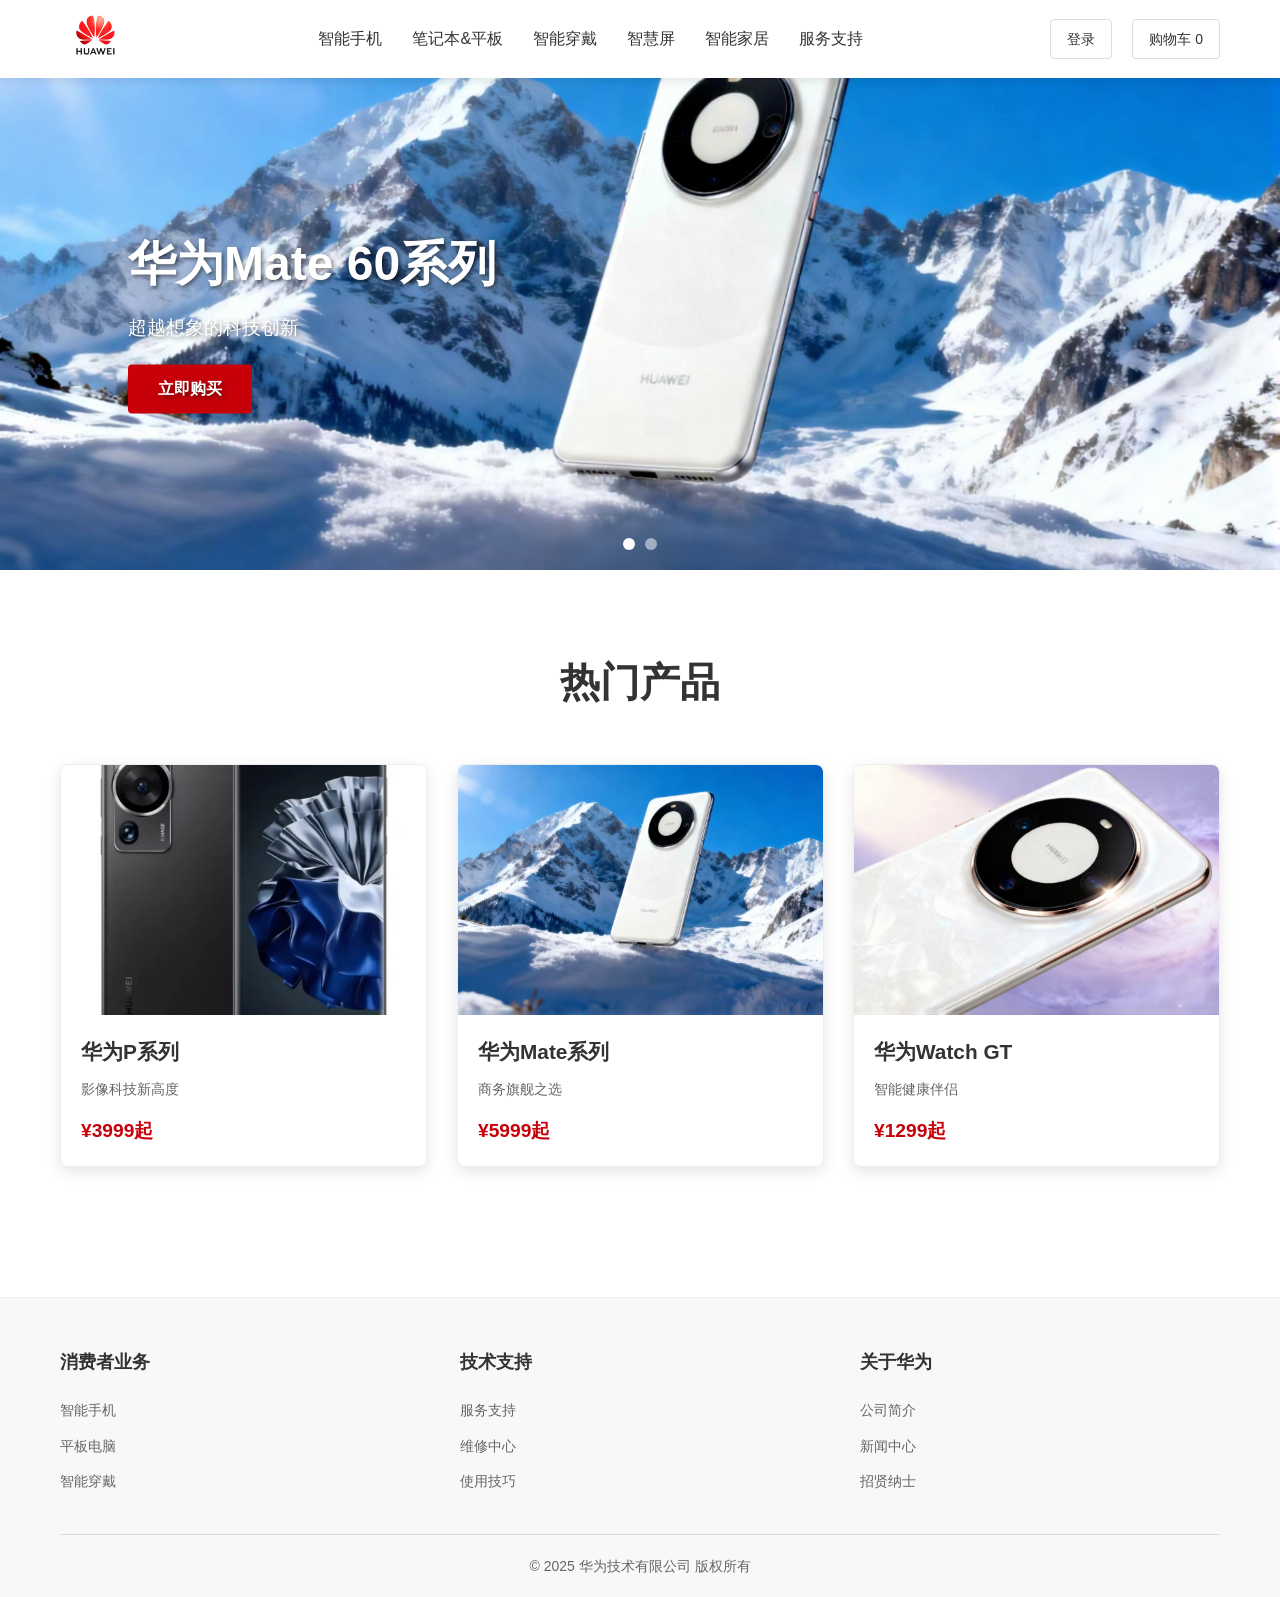
<file: index.html>
<!DOCTYPE html>
<html lang="zh-CN">
<head>
    <meta charset="UTF-8">
    <meta name="viewport" content="width=device-width, initial-scale=1.0">
    <title>华为 - 构建万物互联的智能世界</title>
    <style>
        /* 优化后的CSS - 减少复杂动画 */
        * {
            margin: 0;
            padding: 0;
            box-sizing: border-box;
        }

        body {
            font-family: 'Arial', sans-serif;
            line-height: 1.6;
            color: #333;
            background-color: #fff;
            overflow-x: hidden;
        }

        .container {
            max-width: 1200px;
            margin: 0 auto;
            padding: 0 20px;
        }

        /* 头部导航样式 - 简化 */
        .main-header {
            background: #fff;
            box-shadow: 0 2px 10px rgba(0,0,0,0.1);
            position: fixed;
            width: 100%;
            top: 0;
            z-index: 1000;
            will-change: transform;
        }

        .main-header .container {
            display: flex;
            justify-content: space-between;
            align-items: center;
            padding: 15px 20px;
        }

        .logo img {
            height: 40px;
            width: auto;
        }

        .nav-list {
            display: flex;
            list-style: none;
            gap: 30px;
        }

        .nav-list a {
            text-decoration: none;
            color: #333;
            font-weight: 500;
            transition: color 0.3s;
            font-size: 16px;
        }

        .nav-list a:hover {
            color: #c7000a;
        }

        .header-actions {
            display: flex;
            gap: 20px;
            align-items: center;
        }

        .login-btn, .cart-btn {
            text-decoration: none;
            color: #333;
            padding: 8px 16px;
            border: 1px solid #ddd;
            border-radius: 4px;
            transition: all 0.3s;
            font-size: 14px;
        }

        .login-btn:hover, .cart-btn:hover {
            background: #f5f5f5;
            border-color: #c7000a;
        }

        /* 汉堡菜单 - 优化动画 */
        .hamburger-menu {
            display: none;
            flex-direction: column;
            cursor: pointer;
            gap: 4px;
            padding: 5px;
            z-index: 1001;
        }

        .hamburger-menu span {
            width: 25px;
            height: 3px;
            background: #333;
            transition: all 0.3s ease;
            transform-origin: center;
        }

        .hamburger-menu.active span:nth-child(1) {
            transform: rotate(45deg) translate(6px, 6px);
        }

        .hamburger-menu.active span:nth-child(2) {
            opacity: 0;
        }

        .hamburger-menu.active span:nth-child(3) {
            transform: rotate(-45deg) translate(6px, -6px);
        }

        /* 主轮播图 - 优化性能 */
        .main-banner {
            margin-top: 70px;
            position: relative;
            height: 500px;
            overflow: hidden;
            background: #f8f8f8;
        }

        .banner-container {
            position: relative;
            height: 100%;
        }

        .banner-slide {
            position: absolute;
            top: 0;
            left: 0;
            width: 100%;
            height: 100%;
            opacity: 0;
            transition: opacity 0.5s ease-in-out;
            will-change: opacity;
        }

        .banner-slide.active {
            opacity: 1;
        }

        .banner-slide img {
            width: 100%;
            height: 100%;
            object-fit: cover;
            /* 防止图片拖动性能问题 */
            pointer-events: none;
            -webkit-user-drag: none;
            -khtml-user-drag: none;
            -moz-user-drag: none;
            -o-user-drag: none;
        }

        .banner-content {
            position: absolute;
            top: 50%;
            left: 10%;
            transform: translateY(-50%);
            color: white;
            text-shadow: 2px 2px 4px rgba(0,0,0,0.5);
        }

        .banner-content h2 {
            font-size: 3rem;
            margin-bottom: 10px;
            font-weight: bold;
        }

        .banner-content p {
            font-size: 1.2rem;
            margin-bottom: 20px;
        }

        .cta-button {
            display: inline-block;
            padding: 12px 30px;
            background: #c7000a;
            color: white;
            text-decoration: none;
            border-radius: 4px;
            transition: background 0.3s;
            font-weight: bold;
        }

        .cta-button:hover {
            background: #a00008;
        }

        .banner-indicators {
            position: absolute;
            bottom: 20px;
            left: 50%;
            transform: translateX(-50%);
            display: flex;
            gap: 10px;
        }

        .indicator {
            width: 12px;
            height: 12px;
            border-radius: 50%;
            background: rgba(255,255,255,0.5);
            cursor: pointer;
            transition: background 0.3s;
        }

        .indicator.active {
            background: white;
        }

        /* 产品区域 - 优化动画 */
        .products-section {
            padding: 80px 0;
            background: #fff;
        }

        .section-title {
            text-align: center;
            font-size: 2.5rem;
            margin-bottom: 50px;
            color: #333;
            font-weight: bold;
        }

        .products-grid {
            display: grid;
            grid-template-columns: repeat(auto-fit, minmax(300px, 1fr));
            gap: 30px;
        }

        .product-card {
            background: white;
            border-radius: 8px;
            overflow: hidden;
            box-shadow: 0 5px 15px rgba(0,0,0,0.1);
            transition: transform 0.3s ease;
            border: 1px solid #eee;
            will-change: transform;
        }

        .product-card:hover {
            transform: translateY(-5px);
        }

        .product-image {
            height: 250px;
            overflow: hidden;
            background: #f8f8f8;
        }

        .product-image img {
            width: 100%;
            height: 100%;
            object-fit: cover;
            transition: transform 0.3s ease;
            /* 优化图片渲染 */
            image-rendering: -webkit-optimize-contrast;
            image-rendering: crisp-edges;
        }

        .product-card:hover .product-image img {
            transform: scale(1.05);
        }

        .product-info {
            padding: 20px;
        }

        .product-info h3 {
            font-size: 1.3rem;
            margin-bottom: 10px;
            color: #333;
            font-weight: bold;
        }

        .product-info p {
            color: #666;
            margin-bottom: 15px;
            font-size: 14px;
        }

        .price {
            font-size: 1.2rem;
            font-weight: bold;
            color: #c7000a;
        }

        /* 页脚样式 */
        .main-footer {
            background: #f8f8f8;
            padding: 50px 0 20px;
            margin-top: 50px;
            border-top: 1px solid #eee;
        }

        .footer-content {
            display: grid;
            grid-template-columns: repeat(auto-fit, minmax(250px, 1fr));
            gap: 40px;
            margin-bottom: 30px;
        }

        .footer-section h4 {
            margin-bottom: 20px;
            color: #333;
            font-weight: bold;
            font-size: 18px;
        }

        .footer-section ul {
            list-style: none;
        }

        .footer-section li {
            margin-bottom: 10px;
        }

        .footer-section a {
            text-decoration: none;
            color: #666;
            transition: color 0.3s;
            font-size: 14px;
        }

        .footer-section a:hover {
            color: #c7000a;
        }

        .footer-bottom {
            text-align: center;
            padding-top: 20px;
            border-top: 1px solid #ddd;
            color: #666;
            font-size: 14px;
        }

        /* 响应式设计 */
        @media (max-width: 768px) {
            .main-header .container {
                flex-wrap: wrap;
                padding: 10px 20px;
            }
            
            .hamburger-menu {
                display: flex;
            }
            
            .nav-list {
                position: fixed;
                top: 70px;
                left: 0;
                width: 100%;
                background: white;
                flex-direction: column;
                padding: 20px 0;
                box-shadow: 0 5px 15px rgba(0,0,0,0.1);
                transform: translateY(-100%);
                opacity: 0;
                visibility: hidden;
                transition: all 0.3s ease;
                z-index: 999;
            }
            
            .nav-list.active {
                transform: translateY(0);
                opacity: 1;
                visibility: visible;
            }
            
            .nav-list li {
                width: 100%;
                text-align: center;
                border-bottom: 1px solid #f0f0f0;
            }
            
            .nav-list a {
                display: block;
                padding: 15px 20px;
                font-size: 16px;
            }
            
            .banner-content h2 {
                font-size: 2rem;
            }
            
            .banner-content p {
                font-size: 1rem;
            }
            
            .products-grid {
                grid-template-columns: 1fr;
                gap: 20px;
            }
            
            .section-title {
                font-size: 2rem;
            }
            
            .footer-content {
                grid-template-columns: 1fr;
                gap: 30px;
            }
        }

        /* 简化动画效果 */
        .fade-in {
            animation: fadeIn 0.5s ease-in;
        }

        @keyframes fadeIn {
            from { opacity: 0; }
            to { opacity: 1; }
        }
    </style>
    <link rel="icon" href="./images/favicon.ico">
</head>
<body>
    <header class="main-header">
        <div class="container">
            <div class="logo">
                <a href="index.html">
                    <img src="./images/v2-7d24d51ddb74c9416b6d4f7e353fb8a5_r.png" alt="华为Logo" width="120" height="40">
                </a>
            </div>
            <nav class="main-nav">
                <ul class="nav-list">
                    <li><a href="smartphones.html">智能手机</a></li>
                    <li><a href="laptops-tablets.html">笔记本&平板</a></li>
                    <li><a href="wearables.html">智能穿戴</a></li>
                    <li><a href="smart-screen.html">智慧屏</a></li>
                    <li><a href="smart-home.html">智能家居</a></li>
                    <li><a href="support.html">服务支持</a></li>
                </ul>
            </nav>
            <div class="header-actions">
                <a href="login.html" class="login-btn">登录</a>
                <a href="cart.html" class="cart-btn">购物车 <span class="cart-count">0</span></a>
            </div>
            <div class="hamburger-menu">
                <span></span>
                <span></span>
                <span></span>
            </div>
        </div>
    </header>

    <section class="main-banner">
        <div class="banner-container">
            <div class="banner-slide active">
                <img src="./images/7bbc07c3438ad547fc9ea5043839fc4e-5959a6dc-f1d8-41cb-ac21-eee844f719e2.png" alt="华为Mate 60 Pro" loading="eager" width="1200" height="500">
                <div class="banner-content">
                    <h2>华为Mate 60系列</h2>
                    <p>超越想象的科技创新</p>
                    <a href="product-detail.html?id=mate60-pro" class="cta-button">立即购买</a>
                </div>
            </div>
            
            <div class="banner-slide">
                <img src="./images/913c0e78b02d1bb95998965a77705a25-3bbd8c55-0e64-41c7-89f9-156c202ca1ea.png" alt="华为P60 Pro" loading="lazy" width="1200" height="500">
                <div class="banner-content">
                    <h2>华为P60 Pro</h2>
                    <p>影像科技新高度</p>
                    <a href="product-detail.html?id=p60-pro" class="cta-button">立即购买</a>
                </div>
            </div>
            
            <div class="banner-indicators">
                <span class="indicator active"></span>
                <span class="indicator"></span>
            </div>
        </div>
    </section>

    <section class="products-section">
        <div class="container">
            <h2 class="section-title">热门产品</h2>
            <div class="products-grid">
                <div class="product-card">
                    <div class="product-image">
                        <img src="./images/eaedc3a61230bcd1007a3a3f3f152779.jpg" alt="华为手机" loading="lazy" width="300" height="250">
                    </div>
                    <div class="product-info">
                        <h3>华为P系列</h3>
                        <p>影像科技新高度</p>
                        <span class="price">¥3999起</span>
                    </div>
                </div>
                
                <div class="product-card">
                    <div class="product-image">
                        <img src="./images/7bbc07c3438ad547fc9ea5043839fc4e-5959a6dc-f1d8-41cb-ac21-eee844f719e2.png" alt="华为Mate系列" loading="lazy" width="300" height="250">
                    </div>
                    <div class="product-info">
                        <h3>华为Mate系列</h3>
                        <p>商务旗舰之选</p>
                        <span class="price">¥5999起</span>
                    </div>
                </div>
                
                <div class="product-card">
                    <div class="product-image">
                        <img src="./images/913c0e78b02d1bb95998965a77705a25-3bbd8c55-0e64-41c7-89f9-156c202ca1ea.png" alt="华为智能手表" loading="lazy" width="300" height="250">
                    </div>
                    <div class="product-info">
                        <h3>华为Watch GT</h3>
                        <p>智能健康伴侣</p>
                        <span class="price">¥1299起</span>
                    </div>
                </div>
            </div>
        </div>
    </section>

    <footer class="main-footer">
        <div class="container">
            <div class="footer-content">
                <div class="footer-section">
                    <h4>消费者业务</h4>
                    <ul>
                        <li><a href="smartphones.html">智能手机</a></li>
                        <li><a href="laptops-tablets.html">平板电脑</a></li>
                        <li><a href="wearables.html">智能穿戴</a></li>
                    </ul>
                </div>
                <div class="footer-section">
                    <h4>技术支持</h4>
                    <ul>
                        <li><a href="support.html">服务支持</a></li>
                        <li><a href="support.html">维修中心</a></li>
                        <li><a href="support.html">使用技巧</a></li>
                    </ul>
                </div>
                <div class="footer-section">
                    <h4>关于华为</h4>
                    <ul>
                        <li><a href="#">公司简介</a></li>
                        <li><a href="#">新闻中心</a></li>
                        <li><a href="#">招贤纳士</a></li>
                    </ul>
                </div>
            </div>
            <div class="footer-bottom">
                <p>&copy; 2025 华为技术有限公司 版权所有</p>
            </div>
        </div>
    </footer>

    <!-- 优化后的JavaScript -->
    <script>
    // 华为商城核心功能 - 优化版本
    (function() {
        'use strict';
        
        // 购物车功能
        class ShoppingCart {
            constructor() {
                this.items = this.loadFromStorage();
                this.updateUI();
            }

            loadFromStorage() {
                try {
                    return JSON.parse(localStorage.getItem('huawei_cart')) || [];
                } catch (error) {
                    return [];
                }
            }

            updateUI() {
                const totalCount = this.items.reduce((total, item) => total + item.quantity, 0);
                document.querySelectorAll('.cart-count').forEach(element => {
                    element.textContent = totalCount;
                });
            }
        }

        // 轮播图功能 - 优化性能
        class BannerSlider {
            constructor() {
                this.currentSlide = 0;
                this.slides = document.querySelectorAll('.banner-slide');
                this.indicators = document.querySelectorAll('.indicator');
                this.interval = null;
                this.init();
            }

            init() {
                if (this.slides.length > 0) {
                    // 使用requestAnimationFrame优化动画
                    this.startAutoPlay();
                    
                    this.indicators.forEach((indicator, index) => {
                        indicator.addEventListener('click', () => {
                            this.showSlide(index);
                            this.restartAutoPlay();
                        });
                    });

                    // 鼠标悬停暂停轮播
                    const banner = document.querySelector('.main-banner');
                    banner.addEventListener('mouseenter', () => this.stopAutoPlay());
                    banner.addEventListener('mouseleave', () => this.startAutoPlay());
                }
            }

            showSlide(n) {
                this.slides.forEach(slide => slide.classList.remove('active'));
                this.indicators.forEach(indicator => indicator.classList.remove('active'));
                
                this.currentSlide = (n + this.slides.length) % this.slides.length;
                this.slides[this.currentSlide].classList.add('active');
                this.indicators[this.currentSlide].classList.add('active');
            }

            nextSlide() {
                this.showSlide(this.currentSlide + 1);
            }

            startAutoPlay() {
                this.stopAutoPlay();
                this.interval = setInterval(() => {
                    this.nextSlide();
                }, 5000);
            }

            stopAutoPlay() {
                if (this.interval) {
                    clearInterval(this.interval);
                    this.interval = null;
                }
            }

            restartAutoPlay() {
                this.stopAutoPlay();
                this.startAutoPlay();
            }
        }

        // 移动菜单功能 - 优化性能
        class MobileMenu {
            constructor() {
                this.isOpen = false;
                this.init();
            }

            init() {
                const hamburger = document.querySelector('.hamburger-menu');
                const navList = document.querySelector('.nav-list');
                
                if (hamburger && navList) {
                    hamburger.addEventListener('click', (e) => {
                        e.stopPropagation();
                        this.toggleMenu(hamburger, navList);
                    });

                    // 点击链接关闭菜单
                    navList.addEventListener('click', (e) => {
                        if (e.target.tagName === 'A') {
                            this.closeMenu(hamburger, navList);
                        }
                    });

                    // 点击外部关闭菜单
                    document.addEventListener('click', (e) => {
                        if (this.isOpen && !navList.contains(e.target) && !hamburger.contains(e.target)) {
                            this.closeMenu(hamburger, navList);
                        }
                    });

                    // ESC键关闭菜单
                    document.addEventListener('keydown', (e) => {
                        if (this.isOpen && e.key === 'Escape') {
                            this.closeMenu(hamburger, navList);
                        }
                    });
                }
            }

            toggleMenu(hamburger, navList) {
                if (this.isOpen) {
                    this.closeMenu(hamburger, navList);
                } else {
                    this.openMenu(hamburger, navList);
                }
            }

            openMenu(hamburger, navList) {
                hamburger.classList.add('active');
                navList.classList.add('active');
                document.body.style.overflow = 'hidden';
                this.isOpen = true;
            }

            closeMenu(hamburger, navList) {
                hamburger.classList.remove('active');
                navList.classList.remove('active');
                document.body.style.overflow = '';
                this.isOpen = false;
            }
        }

        // 图片懒加载优化
        class LazyLoader {
            constructor() {
                this.init();
            }

            init() {
                if ('IntersectionObserver' in window) {
                    this.initWithObserver();
                } else {
                    this.initWithoutObserver();
                }
            }

            initWithObserver() {
                const observer = new IntersectionObserver((entries) => {
                    entries.forEach(entry => {
                        if (entry.isIntersecting) {
                            const img = entry.target;
                            this.loadImage(img);
                            observer.unobserve(img);
                        }
                    });
                }, {
                    rootMargin: '50px 0px',
                    threshold: 0.1
                });

                document.querySelectorAll('img[loading="lazy"]').forEach(img => {
                    observer.observe(img);
                });
            }

            initWithoutObserver() {
                // 备用方案
                window.addEventListener('scroll', this.throttle(this.checkImages.bind(this), 100));
                this.checkImages();
            }

            loadImage(img) {
                // 确保图片已经加载
                if (img.complete) return;
                
                const src = img.getAttribute('src');
                if (src) {
                    const tempImg = new Image();
                    tempImg.src = src;
                    tempImg.onload = () => {
                        img.style.opacity = '1';
                    };
                }
            }

            checkImages() {
                // 简单实现
            }

            throttle(func, limit) {
                let inThrottle;
                return function() {
                    const args = arguments;
                    const context = this;
                    if (!inThrottle) {
                        func.apply(context, args);
                        inThrottle = true;
                        setTimeout(() => inThrottle = false, limit);
                    }
                };
            }
        }

        // 主应用类
        class HuaweiStore {
            constructor() {
                this.cart = new ShoppingCart();
                this.slider = new BannerSlider();
                this.mobileMenu = new MobileMenu();
                this.lazyLoader = new LazyLoader();
                this.init();
            }

            init() {
                document.body.classList.add('fade-in');
                
                // 性能监控
                this.monitorPerformance();
            }

            monitorPerformance() {
                // 简单的性能监控
                window.addEventListener('load', () => {
                    if ('performance' in window) {
                        const perfData = performance.getEntriesByType('navigation')[0];
                        console.log('页面加载时间:', perfData.loadEventEnd - perfData.fetchStart, 'ms');
                    }
                });
            }
        }

        // 全局函数
        window.addToCart = function(product) {
            if (window.huaweiStore && window.huaweiStore.cart) {
                // 简化添加购物车逻辑
                const cart = window.huaweiStore.cart;
                const existingItem = cart.items.find(item => item.id === product.id);

                if (existingItem) {
                    existingItem.quantity += product.quantity || 1;
                } else {
                    cart.items.push({
                        ...product,
                        quantity: product.quantity || 1,
                        addedAt: new Date().toISOString()
                    });
                }

                localStorage.setItem('huawei_cart', JSON.stringify(cart.items));
                cart.updateUI();
            }
        };

        // 延迟初始化，确保页面先渲染
        setTimeout(() => {
            window.huaweiStore = new HuaweiStore();
        }, 100);

    })();
    </script>
</body>
</html>
</file>
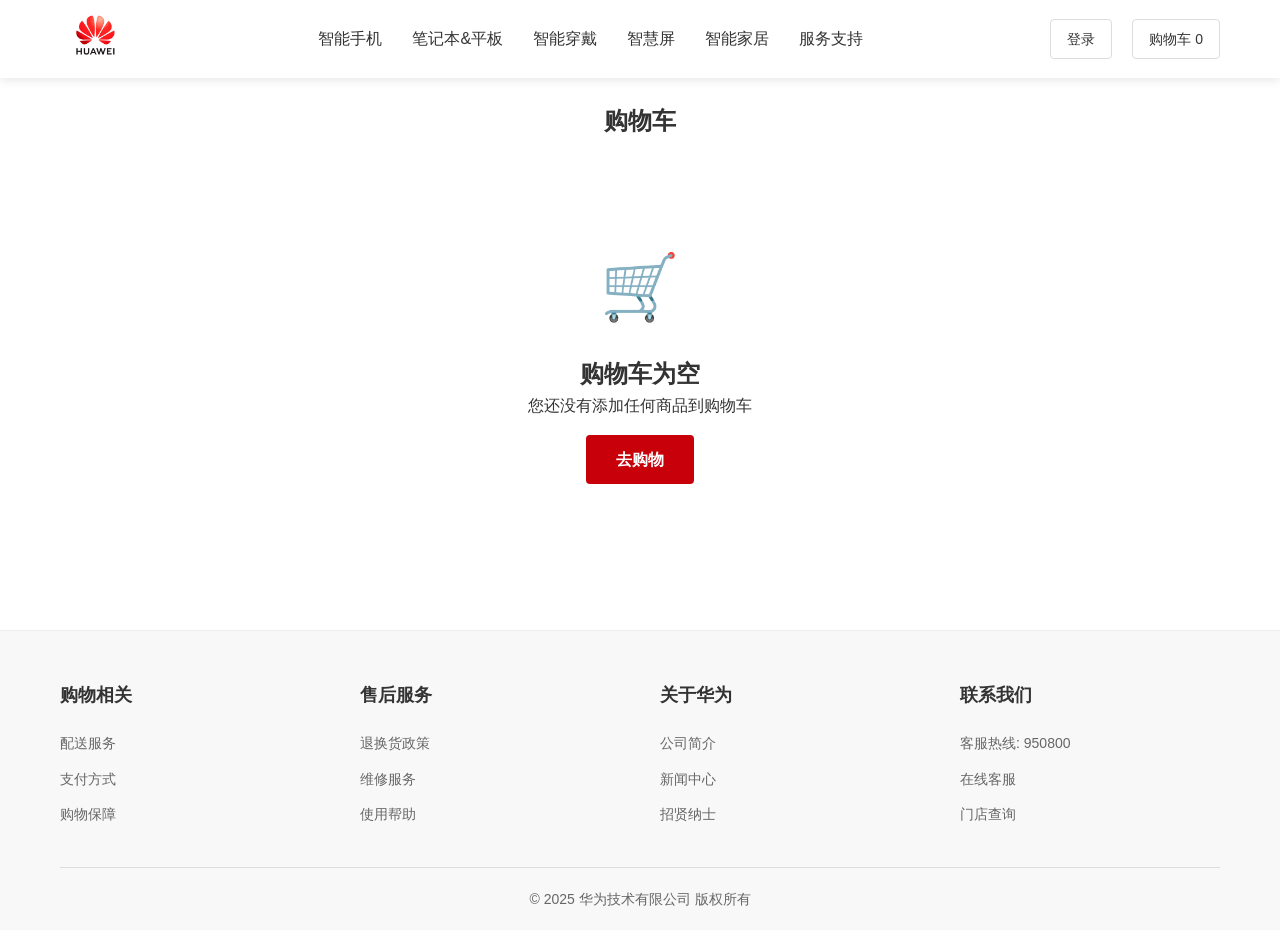
<file: cart.html>
<!DOCTYPE html>
<html lang="zh-CN">
<head>
    <meta charset="UTF-8">
    <meta name="viewport" content="width=device-width, initial-scale=1.0">
    <title>购物车 - 华为官方商城</title>
    <style>
        /* 在这里粘贴与index.html相同的基础CSS代码 */
        /* 基础重置和全局样式 */
        * {
            margin: 0;
            padding: 0;
            box-sizing: border-box;
        }

        body {
            font-family: 'Arial', sans-serif;
            line-height: 1.6;
            color: #333;
            background-color: #fff;
            overflow-x: hidden;
        }

        .container {
            max-width: 1200px;
            margin: 0 auto;
            padding: 0 20px;
        }

        /* 头部导航样式 */
        .main-header {
            background: #fff;
            box-shadow: 0 2px 10px rgba(0,0,0,0.1);
            position: fixed;
            width: 100%;
            top: 0;
            z-index: 1000;
        }

        .main-header .container {
            display: flex;
            justify-content: space-between;
            align-items: center;
            padding: 15px 20px;
        }

        .logo img {
            height: 40px;
            width: auto;
        }

        .nav-list {
            display: flex;
            list-style: none;
            gap: 30px;
        }

        .nav-list a {
            text-decoration: none;
            color: #333;
            font-weight: 500;
            transition: color 0.3s;
            font-size: 16px;
        }

        .nav-list a:hover,
        .nav-list a.active {
            color: #c7000a;
        }

        .header-actions {
            display: flex;
            gap: 20px;
            align-items: center;
        }

        .login-btn, .cart-btn {
            text-decoration: none;
            color: #333;
            padding: 8px 16px;
            border: 1px solid #ddd;
            border-radius: 4px;
            transition: all 0.3s;
            font-size: 14px;
        }

        .login-btn:hover, .cart-btn:hover {
            background: #f5f5f5;
            border-color: #c7000a;
        }

        .hamburger-menu {
            display: none;
            flex-direction: column;
            cursor: pointer;
            gap: 3px;
        }

        .hamburger-menu span {
            width: 25px;
            height: 3px;
            background: #333;
            transition: 0.3s;
        }

        /* 页脚样式 */
        .main-footer {
            background: #f8f8f8;
            padding: 50px 0 20px;
            margin-top: 50px;
            border-top: 1px solid #eee;
        }

        .footer-content {
            display: grid;
            grid-template-columns: repeat(auto-fit, minmax(250px, 1fr));
            gap: 40px;
            margin-bottom: 30px;
        }

        .footer-section h4 {
            margin-bottom: 20px;
            color: #333;
            font-weight: bold;
            font-size: 18px;
        }

        .footer-section ul {
            list-style: none;
        }

        .footer-section li {
            margin-bottom: 10px;
        }

        .footer-section a {
            text-decoration: none;
            color: #666;
            transition: color 0.3s;
            font-size: 14px;
        }

        .footer-section a:hover {
            color: #c7000a;
        }

        .footer-bottom {
            text-align: center;
            padding-top: 20px;
            border-top: 1px solid #ddd;
            color: #666;
            font-size: 14px;
        }

        .cta-button {
            display: inline-block;
            padding: 12px 30px;
            background: #c7000a;
            color: white;
            text-decoration: none;
            border-radius: 4px;
            transition: background 0.3s;
            font-weight: bold;
            text-align: center;
        }

        .cta-button:hover {
            background: #a00008;
        }

        /* 购物车特有样式 */
        .cart-container {
            margin-top: 70px;
            padding: 2rem 0;
        }
        
        .cart-header {
            text-align: center;
            margin-bottom: 2rem;
        }
        
        .cart-content {
            display: grid;
            grid-template-columns: 2fr 1fr;
            gap: 2rem;
        }
        
        .cart-items {
            background: white;
            border-radius: 12px;
            padding: 2rem;
            box-shadow: 0 5px 15px rgba(0,0,0,0.1);
            border: 1px solid #eee;
        }
        
        .cart-item {
            display: grid;
            grid-template-columns: 100px 1fr auto auto;
            gap: 1rem;
            padding: 1.5rem 0;
            border-bottom: 1px solid #eee;
            align-items: center;
        }
        
        .cart-item:last-child {
            border-bottom: none;
        }
        
        .item-image {
            width: 100px;
            height: 100px;
            background: #f8f9fa;
            border-radius: 8px;
            display: flex;
            align-items: center;
            justify-content: center;
        }
        
        .item-image img {
            max-width: 80%;
            max-height: 80%;
            object-fit: contain;
        }
        
        .item-details h3 {
            margin-bottom: 0.5rem;
            color: #333;
        }
        
        .item-details p {
            color: #666;
            margin: 0.2rem 0;
            font-size: 14px;
        }
        
        .quantity-controls {
            display: flex;
            align-items: center;
            gap: 0.5rem;
        }
        
        .quantity-btn {
            width: 30px;
            height: 30px;
            border: 1px solid #ddd;
            background: white;
            border-radius: 4px;
            cursor: pointer;
            display: flex;
            align-items: center;
            justify-content: center;
            transition: all 0.3s;
        }

        .quantity-btn:hover {
            background: #f5f5f5;
            border-color: #c7000a;
        }
        
        .quantity-input {
            width: 50px;
            text-align: center;
            border: 1px solid #ddd;
            border-radius: 4px;
            padding: 0.3rem;
        }
        
        .item-price {
            font-weight: bold;
            color: #c7000a;
            font-size: 1.2rem;
        }
        
        .remove-btn {
            color: #999;
            background: none;
            border: none;
            cursor: pointer;
            font-size: 1.2rem;
            transition: color 0.3s;
        }

        .remove-btn:hover {
            color: #c7000a;
        }
        
        .cart-summary {
            background: white;
            border-radius: 12px;
            padding: 2rem;
            box-shadow: 0 5px 15px rgba(0,0,0,0.1);
            height: fit-content;
            position: sticky;
            top: 100px;
            border: 1px solid #eee;
        }
        
        .summary-row {
            display: flex;
            justify-content: space-between;
            margin-bottom: 1rem;
            padding-bottom: 1rem;
            border-bottom: 1px solid #eee;
        }
        
        .summary-total {
            font-size: 1.5rem;
            font-weight: bold;
            color: #c7000a;
        }
        
        .checkout-btn {
            width: 100%;
            padding: 1rem;
            background: #c7000a;
            color: white;
            border: none;
            border-radius: 8px;
            font-size: 1.1rem;
            font-weight: bold;
            cursor: pointer;
            margin-top: 1rem;
            transition: all 0.3s ease;
        }
        
        .checkout-btn:hover {
            background: #a80008;
            transform: translateY(-2px);
        }
        
        .empty-cart {
            text-align: center;
            padding: 4rem 2rem;
        }
        
        .empty-cart-icon {
            font-size: 4rem;
            margin-bottom: 1rem;
            color: #ccc;
        }

        /* 响应式设计 */
        @media (max-width: 768px) {
            .main-header .container {
                flex-wrap: wrap;
                padding: 10px 20px;
            }
            
            .nav-list {
                flex-direction: column;
                width: 100%;
                display: none;
                background: white;
                position: absolute;
                top: 100%;
                left: 0;
                box-shadow: 0 2px 10px rgba(0,0,0,0.1);
                padding: 20px 0;
            }
            
            .nav-list.active {
                display: flex;
            }
            
            .nav-list li {
                width: 100%;
                text-align: center;
                border-bottom: 1px solid #eee;
            }
            
            .nav-list a {
                display: block;
                padding: 15px;
            }
            
            .hamburger-menu {
                display: flex;
            }
            
            .cart-content {
                grid-template-columns: 1fr;
            }
            
            .cart-item {
                grid-template-columns: 80px 1fr;
                gap: 0.5rem;
            }
            
            .item-image {
                width: 80px;
                height: 80px;
            }
            
            .quantity-controls, .item-price, .remove-btn {
                grid-column: 1 / -1;
                justify-self: start;
                margin-top: 0.5rem;
            }
            
            .cart-summary {
                position: static;
            }
        }

        /* 动画效果 */
        @keyframes fadeIn {
            from { opacity: 0; transform: translateY(20px); }
            to { opacity: 1; transform: translateY(0); }
        }

        .fade-in {
            animation: fadeIn 0.5s ease-in;
        }
    </style>
    <link rel="icon" href="./images/favicon.ico">
</head>
<body>
    <header class="main-header">
        <div class="container">
            <div class="logo">
                <a href="index.html">
                    <img src="./images/v2-7d24d51ddb74c9416b6d4f7e353fb8a5_r.png" alt="华为Logo">
                </a>
            </div>
            <nav class="main-nav">
                <ul class="nav-list">
                    <li><a href="smartphones.html">智能手机</a></li>
                    <li><a href="laptops-tablets.html">笔记本&平板</a></li>
                    <li><a href="wearables.html">智能穿戴</a></li>
                    <li><a href="smart-screen.html">智慧屏</a></li>
                    <li><a href="smart-home.html">智能家居</a></li>
                    <li><a href="support.html">服务支持</a></li>
                </ul>
            </nav>
            <div class="header-actions">
                <a href="login.html" class="login-btn">登录</a>
                <a href="cart.html" class="cart-btn">购物车 <span class="cart-count">0</span></a>
            </div>
            <div class="hamburger-menu">
                <span></span>
                <span></span>
                <span></span>
            </div>
        </div>
    </header>

    <section class="cart-container">
        <div class="container">
            <div class="cart-header">
                <h1>购物车</h1>
            </div>
            
            <div id="cart-content">
                <!-- 购物车内容将通过JavaScript动态生成 -->
            </div>
        </div>
    </section>

    <footer class="main-footer">
        <div class="container">
            <div class="footer-content">
                <div class="footer-section">
                    <h4>购物相关</h4>
                    <ul>
                        <li><a href="#">配送服务</a></li>
                        <li><a href="#">支付方式</a></li>
                        <li><a href="#">购物保障</a></li>
                    </ul>
                </div>
                <div class="footer-section">
                    <h4>售后服务</h4>
                    <ul>
                        <li><a href="#">退换货政策</a></li>
                        <li><a href="#">维修服务</a></li>
                        <li><a href="#">使用帮助</a></li>
                    </ul>
                </div>
                <div class="footer-section">
                    <h4>关于华为</h4>
                    <ul>
                        <li><a href="#">公司简介</a></li>
                        <li><a href="#">新闻中心</a></li>
                        <li><a href="#">招贤纳士</a></li>
                    </ul>
                </div>
                <div class="footer-section">
                    <h4>联系我们</h4>
                    <ul>
                        <li><a href="#">客服热线: 950800</a></li>
                        <li><a href="#">在线客服</a></li>
                        <li><a href="#">门店查询</a></li>
                    </ul>
                </div>
            </div>
            <div class="footer-bottom">
                <p>&copy; 2025 华为技术有限公司 版权所有</p>
            </div>
        </div>
    </footer>

    <!-- 内联JavaScript -->
    <script>
    // 华为商城核心功能
    (function() {
        'use strict';
        
        // 购物车功能
        class ShoppingCart {
            constructor() {
                this.items = this.loadFromStorage();
                this.init();
            }

            loadFromStorage() {
                try {
                    return JSON.parse(localStorage.getItem('huawei_cart')) || [];
                } catch (error) {
                    return [];
                }
            }

            saveToStorage() {
                try {
                    localStorage.setItem('huawei_cart', JSON.stringify(this.items));
                } catch (error) {
                    console.error('保存购物车失败:', error);
                }
            }

            addItem(product) {
                const existingItem = this.items.find(item => 
                    item.id === product.id && 
                    item.color === product.color && 
                    item.config === product.config
                );

                if (existingItem) {
                    existingItem.quantity += product.quantity || 1;
                } else {
                    this.items.push({
                        ...product,
                        quantity: product.quantity || 1,
                        addedAt: new Date().toISOString()
                    });
                }

                this.saveToStorage();
                this.updateUI();
            }

            removeItem(index) {
                this.items.splice(index, 1);
                this.saveToStorage();
                this.render();
                this.updateUI();
            }

            updateQuantity(index, change) {
                const newQuantity = this.items[index].quantity + change;
                if (newQuantity < 1) return;
                
                this.items[index].quantity = newQuantity;
                this.saveToStorage();
                this.render();
                this.updateUI();
            }

            updateQuantityInput(index, value) {
                const newQuantity = parseInt(value);
                if (newQuantity < 1) return;
                
                this.items[index].quantity = newQuantity;
                this.saveToStorage();
                this.render();
                this.updateUI();
            }

            getTotalCount() {
                return this.items.reduce((total, item) => total + item.quantity, 0);
            }

            getTotalPrice() {
                return this.items.reduce((total, item) => total + (item.price * item.quantity), 0);
            }

            clear() {
                this.items = [];
                this.saveToStorage();
                this.render();
                this.updateUI();
            }

            updateUI() {
                const totalCount = this.getTotalCount();
                
                // 更新购物车计数显示
                document.querySelectorAll('.cart-count').forEach(element => {
                    element.textContent = totalCount;
                });
            }

            render() {
                const cartContent = document.getElementById('cart-content');
                
                if (this.items.length === 0) {
                    cartContent.innerHTML = `
                        <div class="empty-cart">
                            <div class="empty-cart-icon">🛒</div>
                            <h2>购物车为空</h2>
                            <p>您还没有添加任何商品到购物车</p>
                            <a href="smartphones.html" class="cta-button" style="margin-top: 1rem; display: inline-block;">去购物</a>
                        </div>
                    `;
                    return;
                }
                
                let itemsHTML = '';
                let subtotal = this.getTotalPrice();
                
                this.items.forEach((item, index) => {
                    const itemTotal = item.price * item.quantity;
                    
                    itemsHTML += `
                        <div class="cart-item">
                            <div class="item-image">
                                <img src="${item.image || './images/default-product.jpg'}" alt="${item.name}">
                            </div>
                            <div class="item-details">
                                <h3>${item.name}</h3>
                                <p>颜色：${item.color || '默认'}</p>
                                <p>版本：${item.config || '标准版'}</p>
                            </div>
                            <div class="quantity-controls">
                                <button class="quantity-btn" onclick="window.huaweiStore.cart.updateQuantity(${index}, -1)">-</button>
                                <input type="number" class="quantity-input" value="${item.quantity}" min="1" onchange="window.huaweiStore.cart.updateQuantityInput(${index}, this.value)">
                                <button class="quantity-btn" onclick="window.huaweiStore.cart.updateQuantity(${index}, 1)">+</button>
                            </div>
                            <div class="item-price">¥${itemTotal}</div>
                            <button class="remove-btn" onclick="window.huaweiStore.cart.removeItem(${index})">×</button>
                        </div>
                    `;
                });
                
                cartContent.innerHTML = `
                    <div class="cart-content">
                        <div class="cart-items">
                            ${itemsHTML}
                        </div>
                        <div class="cart-summary">
                            <h3>订单摘要</h3>
                            <div class="summary-row">
                                <span>小计</span>
                                <span>¥${subtotal}</span>
                            </div>
                            <div class="summary-row">
                                <span>运费</span>
                                <span>免费</span>
                            </div>
                            <div class="summary-row">
                                <span>优惠</span>
                                <span>-¥0</span>
                            </div>
                            <div class="summary-row summary-total">
                                <span>总计</span>
                                <span>¥${subtotal}</span>
                            </div>
                            <button class="checkout-btn" onclick="window.huaweiStore.checkout()">立即结算</button>
                            <div style="text-align: center; margin-top: 1rem;">
                                <a href="smartphones.html" style="color: #666; text-decoration: none;">继续购物</a>
                            </div>
                        </div>
                    </div>
                `;
            }

            init() {
                this.render();
                this.updateUI();
            }
        }

        // 移动菜单功能
        class MobileMenu {
            constructor() {
                this.init();
            }

            init() {
                const hamburger = document.querySelector('.hamburger-menu');
                const navList = document.querySelector('.nav-list');
                
                if (hamburger && navList) {
                    hamburger.addEventListener('click', () => {
                        navList.classList.toggle('active');
                        hamburger.classList.toggle('active');
                    });

                    // 点击外部关闭菜单
                    document.addEventListener('click', (e) => {
                        if (!hamburger.contains(e.target) && !navList.contains(e.target)) {
                            navList.classList.remove('active');
                            hamburger.classList.remove('active');
                        }
                    });
                }
            }
        }

        // 主应用类
        class HuaweiStore {
            constructor() {
                this.cart = new ShoppingCart();
                this.mobileMenu = new MobileMenu();
                this.init();
            }

            init() {
                console.log('华为购物车页面初始化完成');
                document.body.classList.add('fade-in');
            }

            checkout() {
                if (this.cart.items.length === 0) {
                    alert('购物车为空，无法结算');
                    return;
                }
                
                alert('结算功能将在实际项目中实现\n总金额：¥' + this.cart.getTotalPrice());
                // 实际项目中这里会跳转到结算页面
            }
        }

        // 全局函数
        window.addToCart = function(product) {
            if (window.huaweiStore && window.huaweiStore.cart) {
                window.huaweiStore.cart.addItem(product);
                
                // 显示添加成功提示
                const notification = document.createElement('div');
                notification.innerHTML = `
                    <div style="padding: 10px;">
                        <strong>✅ 已添加到购物车</strong>
                        <p style="margin: 5px 0;">${product.name}</p>
                    </div>
                `;
                
                notification.style.cssText = `
                    position: fixed;
                    top: 100px;
                    right: 20px;
                    background: white;
                    border: 2px solid #c7000a;
                    border-radius: 8px;
                    padding: 0;
                    box-shadow: 0 5px 15px rgba(0,0,0,0.2);
                    z-index: 10000;
                    animation: slideIn 0.3s ease-out;
                    max-width: 300px;
                `;

                document.body.appendChild(notification);

                setTimeout(() => {
                    if (notification.parentNode) {
                        notification.parentNode.removeChild(notification);
                    }
                }, 3000);
            }
        };

        // 初始化
        document.addEventListener('DOMContentLoaded', function() {
            window.huaweiStore = new HuaweiStore();
            console.log('华为购物车页面加载完成');
        });

    })();
    </script>
</body>
</html>
</file>
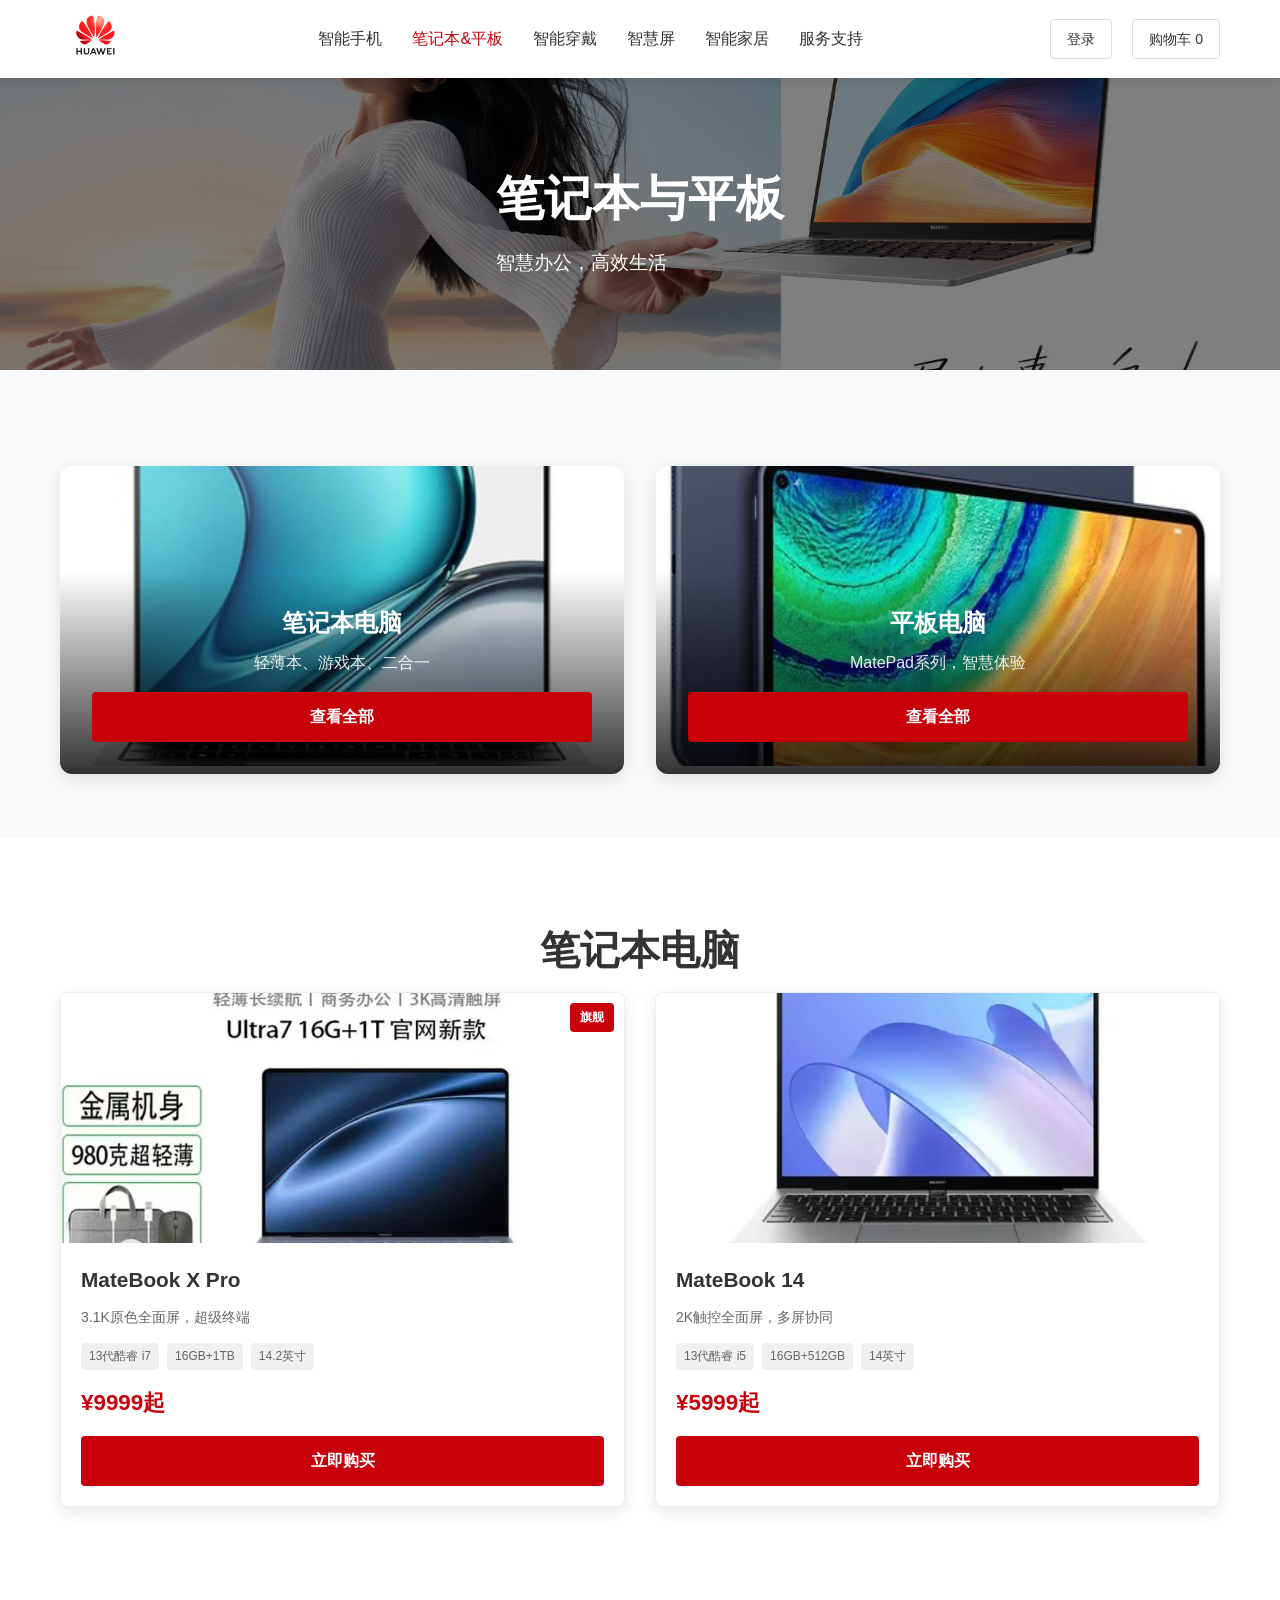
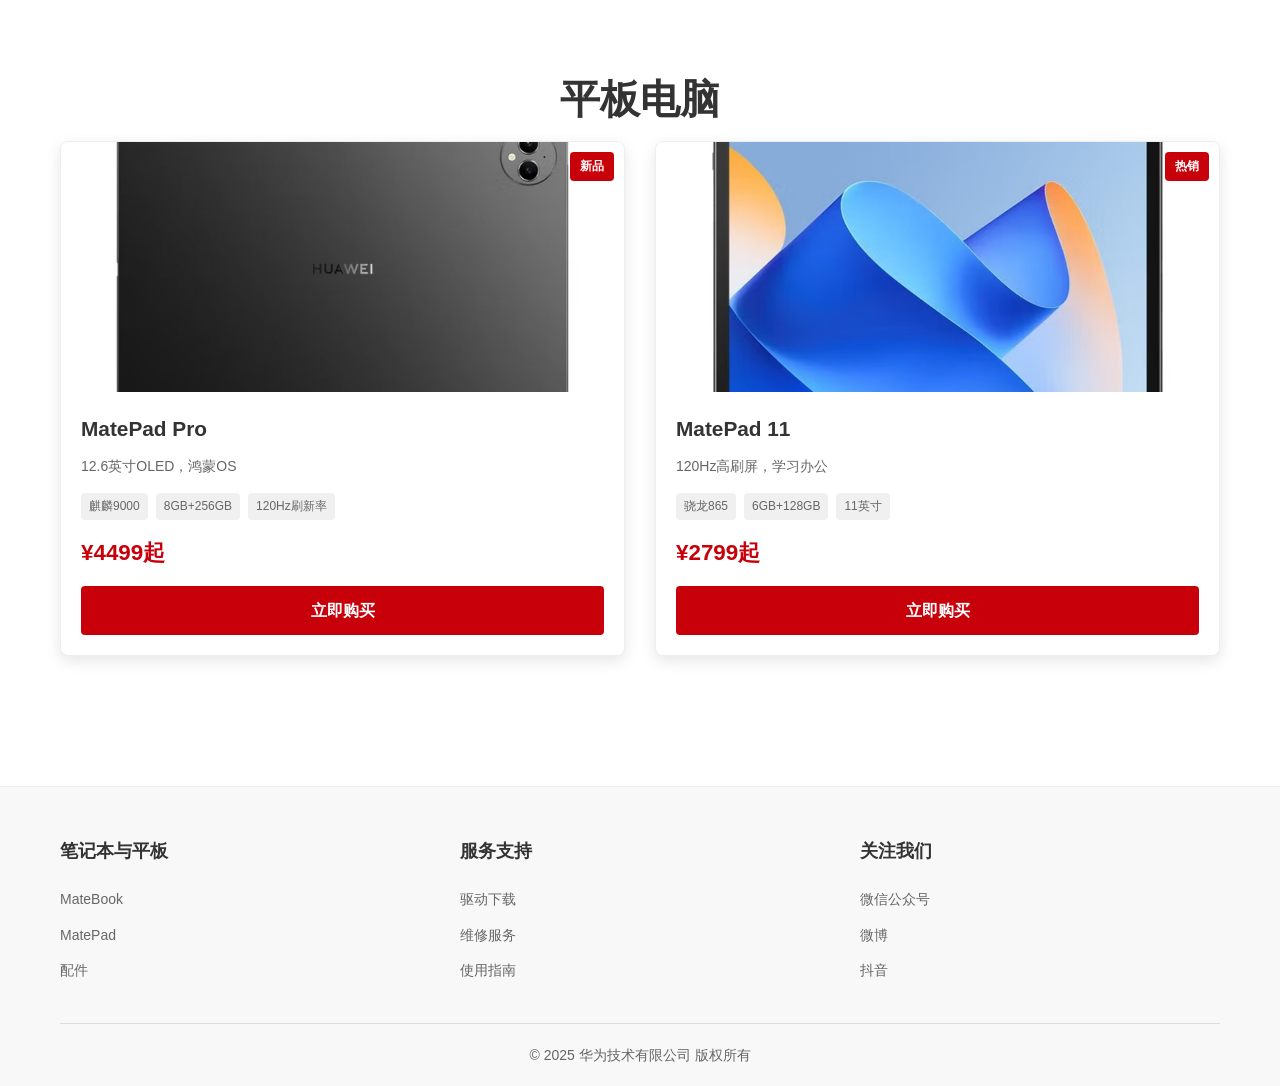
<file: laptops-tablets.html>
<!DOCTYPE html>
<html lang="zh-CN">
<head>
    <meta charset="UTF-8">
    <meta name="viewport" content="width=device-width, initial-scale=1.0">
    <title>华为笔记本与平板 - 官方商城</title>
    <style>
        /* 在这里粘贴与index.html相同的完整CSS代码 */
        /* 基础重置和全局样式 */
        * {
            margin: 0;
            padding: 0;
            box-sizing: border-box;
        }

        body {
            font-family: 'Arial', sans-serif;
            line-height: 1.6;
            color: #333;
            background-color: #fff;
            overflow-x: hidden;
        }

        .container {
            max-width: 1200px;
            margin: 0 auto;
            padding: 0 20px;
        }

        /* 头部导航样式 */
        .main-header {
            background: #fff;
            box-shadow: 0 2px 10px rgba(0,0,0,0.1);
            position: fixed;
            width: 100%;
            top: 0;
            z-index: 1000;
        }

        .main-header .container {
            display: flex;
            justify-content: space-between;
            align-items: center;
            padding: 15px 20px;
        }

        .logo img {
            height: 40px;
            width: auto;
        }

        .nav-list {
            display: flex;
            list-style: none;
            gap: 30px;
        }

        .nav-list a {
            text-decoration: none;
            color: #333;
            font-weight: 500;
            transition: color 0.3s;
            font-size: 16px;
        }

        .nav-list a:hover,
        .nav-list a.active {
            color: #c7000a;
        }

        .header-actions {
            display: flex;
            gap: 20px;
            align-items: center;
        }

        .login-btn, .cart-btn {
            text-decoration: none;
            color: #333;
            padding: 8px 16px;
            border: 1px solid #ddd;
            border-radius: 4px;
            transition: all 0.3s;
            font-size: 14px;
        }

        .login-btn:hover, .cart-btn:hover {
            background: #f5f5f5;
            border-color: #c7000a;
        }

        .hamburger-menu {
            display: none;
            flex-direction: column;
            cursor: pointer;
            gap: 3px;
        }

        .hamburger-menu span {
            width: 25px;
            height: 3px;
            background: #333;
            transition: 0.3s;
        }

        /* 页面横幅样式 */
        .page-banner {
            margin-top: 70px;
            position: relative;
            height: 300px;
            background-size: cover;
            background-position: center;
            display: flex;
            align-items: center;
            color: white;
        }

        .banner-overlay {
            position: absolute;
            top: 0;
            left: 0;
            width: 100%;
            height: 100%;
            background: rgba(0,0,0,0.5);
        }

        .page-banner .container {
            position: relative;
            z-index: 1;
        }

        .page-banner h1 {
            font-size: 3rem;
            margin-bottom: 10px;
        }

        .page-banner p {
            font-size: 1.2rem;
        }

        /* 产品网格样式 */
        .products-grid {
            display: grid;
            grid-template-columns: repeat(auto-fit, minmax(300px, 1fr));
            gap: 30px;
        }

        .product-card {
            background: white;
            border-radius: 8px;
            overflow: hidden;
            box-shadow: 0 5px 15px rgba(0,0,0,0.1);
            transition: all 0.3s ease;
            border: 1px solid #eee;
        }

        .product-card:hover {
            transform: translateY(-5px);
            box-shadow: 0 10px 25px rgba(0,0,0,0.15);
        }

        .product-image {
            height: 250px;
            overflow: hidden;
            background: #f8f8f8;
            position: relative;
        }

        .product-image img {
            width: 100%;
            height: 100%;
            object-fit: cover;
            transition: transform 0.3s ease;
        }

        .product-card:hover .product-image img {
            transform: scale(1.05);
        }

        .product-badge {
            position: absolute;
            top: 10px;
            right: 10px;
            background: #c7000a;
            color: white;
            padding: 5px 10px;
            border-radius: 4px;
            font-size: 12px;
            font-weight: bold;
        }

        .product-info {
            padding: 20px;
        }

        .product-info h3 {
            font-size: 1.3rem;
            margin-bottom: 10px;
            color: #333;
            font-weight: bold;
        }

        .product-info p {
            color: #666;
            margin-bottom: 15px;
            font-size: 14px;
        }

        .product-specs {
            display: flex;
            flex-wrap: wrap;
            gap: 8px;
            margin-bottom: 15px;
        }

        .product-specs span {
            background: #f0f0f0;
            padding: 4px 8px;
            border-radius: 4px;
            font-size: 12px;
            color: #666;
        }

        .price {
            font-size: 1.4rem;
            font-weight: bold;
            color: #c7000a;
            margin-bottom: 15px;
        }

        .cta-button {
            display: inline-block;
            padding: 12px 30px;
            background: #c7000a;
            color: white;
            text-decoration: none;
            border-radius: 4px;
            transition: background 0.3s;
            font-weight: bold;
            text-align: center;
            width: 100%;
        }

        .cta-button:hover {
            background: #a00008;
        }

        .section-title {
            text-align: center;
            font-size: 2.5rem;
            margin-bottom: 10px;
            color: #333;
            font-weight: bold;
        }

        .series-title {
            text-align: center;
            font-size: 2.5rem;
            margin-bottom: 10px;
            color: #333;
            font-weight: bold;
        }

        .series-desc {
            text-align: center;
            color: #666;
            margin-bottom: 50px;
            font-size: 1.1rem;
        }

        /* 页脚样式 */
        .main-footer {
            background: #f8f8f8;
            padding: 50px 0 20px;
            margin-top: 50px;
            border-top: 1px solid #eee;
        }

        .footer-content {
            display: grid;
            grid-template-columns: repeat(auto-fit, minmax(250px, 1fr));
            gap: 40px;
            margin-bottom: 30px;
        }

        .footer-section h4 {
            margin-bottom: 20px;
            color: #333;
            font-weight: bold;
            font-size: 18px;
        }

        .footer-section ul {
            list-style: none;
        }

        .footer-section li {
            margin-bottom: 10px;
        }

        .footer-section a {
            text-decoration: none;
            color: #666;
            transition: color 0.3s;
            font-size: 14px;
        }

        .footer-section a:hover {
            color: #c7000a;
        }

        .footer-bottom {
            text-align: center;
            padding-top: 20px;
            border-top: 1px solid #ddd;
            color: #666;
            font-size: 14px;
        }

        /* 笔记本与平板特有样式 */
        .product-categories {
            padding: 4rem 0;
            background: #f8f9fa;
        }
        
        .category-grid {
            display: grid;
            grid-template-columns: repeat(auto-fit, minmax(400px, 1fr));
            gap: 2rem;
            margin-top: 2rem;
        }
        
        .category-card {
            position: relative;
            border-radius: 12px;
            overflow: hidden;
            box-shadow: 0 5px 20px rgba(0,0,0,0.1);
            transition: transform 0.3s ease;
        }
        
        .category-card:hover {
            transform: translateY(-10px);
        }
        
        .category-card img {
            width: 100%;
            height: 300px;
            object-fit: cover;
        }
        
        .category-info {
            position: absolute;
            bottom: 0;
            left: 0;
            right: 0;
            background: linear-gradient(transparent, rgba(0,0,0,0.8));
            color: white;
            padding: 2rem;
            text-align: center;
        }
        
        .category-info h3 {
            font-size: 1.5rem;
            margin-bottom: 0.5rem;
            color: white;
        }
        
        .category-info p {
            margin-bottom: 1rem;
            color: rgba(255,255,255,0.9);
        }

        .product-series {
            padding: 80px 0;
        }

        /* 响应式设计 */
        @media (max-width: 768px) {
            .main-header .container {
                flex-wrap: wrap;
                padding: 10px 20px;
            }
            
            .nav-list {
                flex-direction: column;
                width: 100%;
                display: none;
                background: white;
                position: absolute;
                top: 100%;
                left: 0;
                box-shadow: 0 2px 10px rgba(0,0,0,0.1);
                padding: 20px 0;
            }
            
            .nav-list.active {
                display: flex;
            }
            
            .nav-list li {
                width: 100%;
                text-align: center;
                border-bottom: 1px solid #eee;
            }
            
            .nav-list a {
                display: block;
                padding: 15px;
            }
            
            .hamburger-menu {
                display: flex;
            }
            
            .page-banner h1 {
                font-size: 2rem;
            }
            
            .page-banner p {
                font-size: 1rem;
            }
            
            .products-grid {
                grid-template-columns: 1fr;
                gap: 20px;
            }
            
            .section-title, .series-title {
                font-size: 2rem;
            }
            
            .footer-content {
                grid-template-columns: 1fr;
                gap: 30px;
            }

            .category-grid {
                grid-template-columns: 1fr;
            }
            
            .category-card img {
                height: 250px;
            }
        }

        /* 动画效果 */
        @keyframes fadeIn {
            from { opacity: 0; transform: translateY(20px); }
            to { opacity: 1; transform: translateY(0); }
        }

        .fade-in {
            animation: fadeIn 0.5s ease-in;
        }
    </style>
    <link rel="icon" href="./images/favicon.ico">
</head>
<body>
    <header class="main-header">
        <div class="container">
            <div class="logo">
                <a href="index.html">
                    <img src="./images/v2-7d24d51ddb74c9416b6d4f7e353fb8a5_r.png" alt="华为Logo">
                </a>
            </div>
            <nav class="main-nav">
                <ul class="nav-list">
                    <li><a href="smartphones.html">智能手机</a></li>
                    <li><a href="laptops-tablets.html" class="active">笔记本&平板</a></li>
                    <li><a href="wearables.html">智能穿戴</a></li>
                    <li><a href="smart-screen.html">智慧屏</a></li>
                    <li><a href="smart-home.html">智能家居</a></li>
                    <li><a href="support.html">服务支持</a></li>
                </ul>
            </nav>
            <div class="header-actions">
                <a href="login.html" class="login-btn">登录</a>
                <a href="cart.html" class="cart-btn">购物车 <span class="cart-count">0</span></a>
            </div>
            <div class="hamburger-menu">
                <span></span>
                <span></span>
                <span></span>
            </div>
        </div>
    </header>

    <section class="page-banner" style="background-image: url('./images/111.jpeg');">
        <div class="banner-overlay"></div>
        <div class="container">
            <h1>笔记本与平板</h1>
            <p>智慧办公，高效生活</p>
        </div>
    </section>

    <!-- 产品分类 -->
    <section class="product-categories">
        <div class="container">
            <div class="category-grid">
                <div class="category-card">
                    <img src="./images/33.jpg" alt="笔记本电脑">
                    <div class="category-info">
                        <h3>笔记本电脑</h3>
                        <p>轻薄本、游戏本、二合一</p>
                        <a href="#laptops" class="cta-button">查看全部</a>
                    </div>
                </div>
                <div class="category-card">
                    <img src="./images/44.jpg" alt="平板电脑">
                    <div class="category-info">
                        <h3>平板电脑</h3>
                        <p>MatePad系列，智慧体验</p>
                        <a href="#tablets" class="cta-button">查看全部</a>
                    </div>
                </div>
            </div>
        </div>
    </section>

    <!-- 笔记本电脑 -->
    <section id="laptops" class="product-series">
        <div class="container">
            <h2 class="series-title">笔记本电脑</h2>
            <div class="products-grid">
                <div class="product-card">
                    <div class="product-image">
                        <img src="./images/61aea0499a9a262210706d44d5d675f6.jpg" alt="MateBook X Pro">
                        <div class="product-badge">旗舰</div>
                    </div>
                    <div class="product-info">
                        <h3>MateBook X Pro</h3>
                        <p>3.1K原色全面屏，超级终端</p>
                        <div class="product-specs">
                            <span>13代酷睿 i7</span>
                            <span>16GB+1TB</span>
                            <span>14.2英寸</span>
                        </div>
                        <div class="price">¥9999起</div>
                        <a href="product-detail.html?id=matebook-x-pro" class="cta-button">立即购买</a>
                    </div>
                </div>
                <div class="product-card">
                    <div class="product-image">
                        <img src="./images/91870f814bc8610c3695e8a80de1c16c.jpg" alt="MateBook 14">
                    </div>
                    <div class="product-info">
                        <h3>MateBook 14</h3>
                        <p>2K触控全面屏，多屏协同</p>
                        <div class="product-specs">
                            <span>13代酷睿 i5</span>
                            <span>16GB+512GB</span>
                            <span>14英寸</span>
                        </div>
                        <div class="price">¥5999起</div>
                        <a href="product-detail.html?id=matebook-14" class="cta-button">立即购买</a>
                    </div>
                </div>
            </div>
        </div>
    </section>

    <!-- 平板电脑 -->
    <section id="tablets" class="product-series">
        <div class="container">
            <h2 class="series-title">平板电脑</h2>
            <div class="products-grid">
                <div class="product-card">
                    <div class="product-image">
                        <img src="./images/eb8761b0712fc19f9f8817cbf0495801.jpg" alt="MatePad Pro">
                        <div class="product-badge">新品</div>
                    </div>
                    <div class="product-info">
                        <h3>MatePad Pro</h3>
                        <p>12.6英寸OLED，鸿蒙OS</p>
                        <div class="product-specs">
                            <span>麒麟9000</span>
                            <span>8GB+256GB</span>
                            <span>120Hz刷新率</span>
                        </div>
                        <div class="price">¥4499起</div>
                        <a href="product-detail.html?id=matepad-pro" class="cta-button">立即购买</a>
                    </div>
                </div>
                <div class="product-card">
                    <div class="product-image">
                        <img src="./images/4696ae684253de45b58ba88758b8c980.jpg" alt="MatePad 11">
                        <div class="product-badge">热销</div>
                    </div>
                    <div class="product-info">
                        <h3>MatePad 11</h3>
                        <p>120Hz高刷屏，学习办公</p>
                        <div class="product-specs">
                            <span>骁龙865</span>
                            <span>6GB+128GB</span>
                            <span>11英寸</span>
                        </div>
                        <div class="price">¥2799起</div>
                        <a href="product-detail.html?id=matepad-11" class="cta-button">立即购买</a>
                    </div>
                </div>
            </div>
        </div>
    </section>

    <footer class="main-footer">
        <div class="container">
            <div class="footer-content">
                <div class="footer-section">
                    <h4>笔记本与平板</h4>
                    <ul>
                        <li><a href="#">MateBook</a></li>
                        <li><a href="#">MatePad</a></li>
                        <li><a href="#">配件</a></li>
                    </ul>
                </div>
                <div class="footer-section">
                    <h4>服务支持</h4>
                    <ul>
                        <li><a href="#">驱动下载</a></li>
                        <li><a href="#">维修服务</a></li>
                        <li><a href="#">使用指南</a></li>
                    </ul>
                </div>
                <div class="footer-section">
                    <h4>关注我们</h4>
                    <ul>
                        <li><a href="#">微信公众号</a></li>
                        <li><a href="#">微博</a></li>
                        <li><a href="#">抖音</a></li>
                    </ul>
                </div>
            </div>
            <div class="footer-bottom">
                <p>&copy; 2025 华为技术有限公司 版权所有</p>
            </div>
        </div>
    </footer>

    <!-- 内联JavaScript -->
    <script>
    // 华为商城核心功能
    (function() {
        'use strict';
        
        // 购物车功能
        class ShoppingCart {
            constructor() {
                this.items = this.loadFromStorage();
                this.init();
            }

            loadFromStorage() {
                try {
                    return JSON.parse(localStorage.getItem('huawei_cart')) || [];
                } catch (error) {
                    return [];
                }
            }

            saveToStorage() {
                try {
                    localStorage.setItem('huawei_cart', JSON.stringify(this.items));
                } catch (error) {
                    console.error('保存购物车失败:', error);
                }
            }

            addItem(product) {
                const existingItem = this.items.find(item => item.id === product.id);

                if (existingItem) {
                    existingItem.quantity += product.quantity || 1;
                } else {
                    this.items.push({
                        ...product,
                        quantity: product.quantity || 1,
                        addedAt: new Date().toISOString()
                    });
                }

                this.saveToStorage();
                this.updateUI();
            }

            getTotalCount() {
                return this.items.reduce((total, item) => total + item.quantity, 0);
            }

            updateUI() {
                const totalCount = this.getTotalCount();
                
                // 更新购物车计数显示
                document.querySelectorAll('.cart-count').forEach(element => {
                    element.textContent = totalCount;
                });
            }

            init() {
                this.updateUI();
            }
        }

        // 移动菜单功能
        class MobileMenu {
            constructor() {
                this.init();
            }

            init() {
                const hamburger = document.querySelector('.hamburger-menu');
                const navList = document.querySelector('.nav-list');
                
                if (hamburger && navList) {
                    hamburger.addEventListener('click', () => {
                        navList.classList.toggle('active');
                        hamburger.classList.toggle('active');
                    });

                    // 点击外部关闭菜单
                    document.addEventListener('click', (e) => {
                        if (!hamburger.contains(e.target) && !navList.contains(e.target)) {
                            navList.classList.remove('active');
                            hamburger.classList.remove('active');
                        }
                    });
                }
            }
        }

        // 平滑滚动功能
        class SmoothScroll {
            constructor() {
                this.init();
            }

            init() {
                // 为分类卡片添加平滑滚动
                document.querySelectorAll('a[href^="#"]').forEach(anchor => {
                    anchor.addEventListener('click', function (e) {
                        e.preventDefault();
                        const target = document.querySelector(this.getAttribute('href'));
                        if (target) {
                            target.scrollIntoView({
                                behavior: 'smooth',
                                block: 'start'
                            });
                        }
                    });
                });
            }
        }

        // 主应用类
        class HuaweiStore {
            constructor() {
                this.cart = new ShoppingCart();
                this.mobileMenu = new MobileMenu();
                this.smoothScroll = new SmoothScroll();
                this.init();
            }

            init() {
                console.log('华为笔记本与平板页面初始化完成');
                document.body.classList.add('fade-in');
            }
        }

        // 全局函数
        window.addToCart = function(product) {
            if (window.huaweiStore && window.huaweiStore.cart) {
                window.huaweiStore.cart.addItem(product);
                
                // 显示添加成功提示
                const notification = document.createElement('div');
                notification.innerHTML = `
                    <div style="padding: 10px;">
                        <strong>✅ 已添加到购物车</strong>
                        <p style="margin: 5px 0;">${product.name}</p>
                    </div>
                `;
                
                notification.style.cssText = `
                    position: fixed;
                    top: 100px;
                    right: 20px;
                    background: white;
                    border: 2px solid #c7000a;
                    border-radius: 8px;
                    padding: 0;
                    box-shadow: 0 5px 15px rgba(0,0,0,0.2);
                    z-index: 10000;
                    animation: slideIn 0.3s ease-out;
                    max-width: 300px;
                `;

                document.body.appendChild(notification);

                setTimeout(() => {
                    if (notification.parentNode) {
                        notification.parentNode.removeChild(notification);
                    }
                }, 3000);
            }
        };

        // 初始化
        document.addEventListener('DOMContentLoaded', function() {
            window.huaweiStore = new HuaweiStore();
            console.log('华为笔记本与平板页面加载完成');
        });

    })();
    </script>
</body>
</html>
</file>
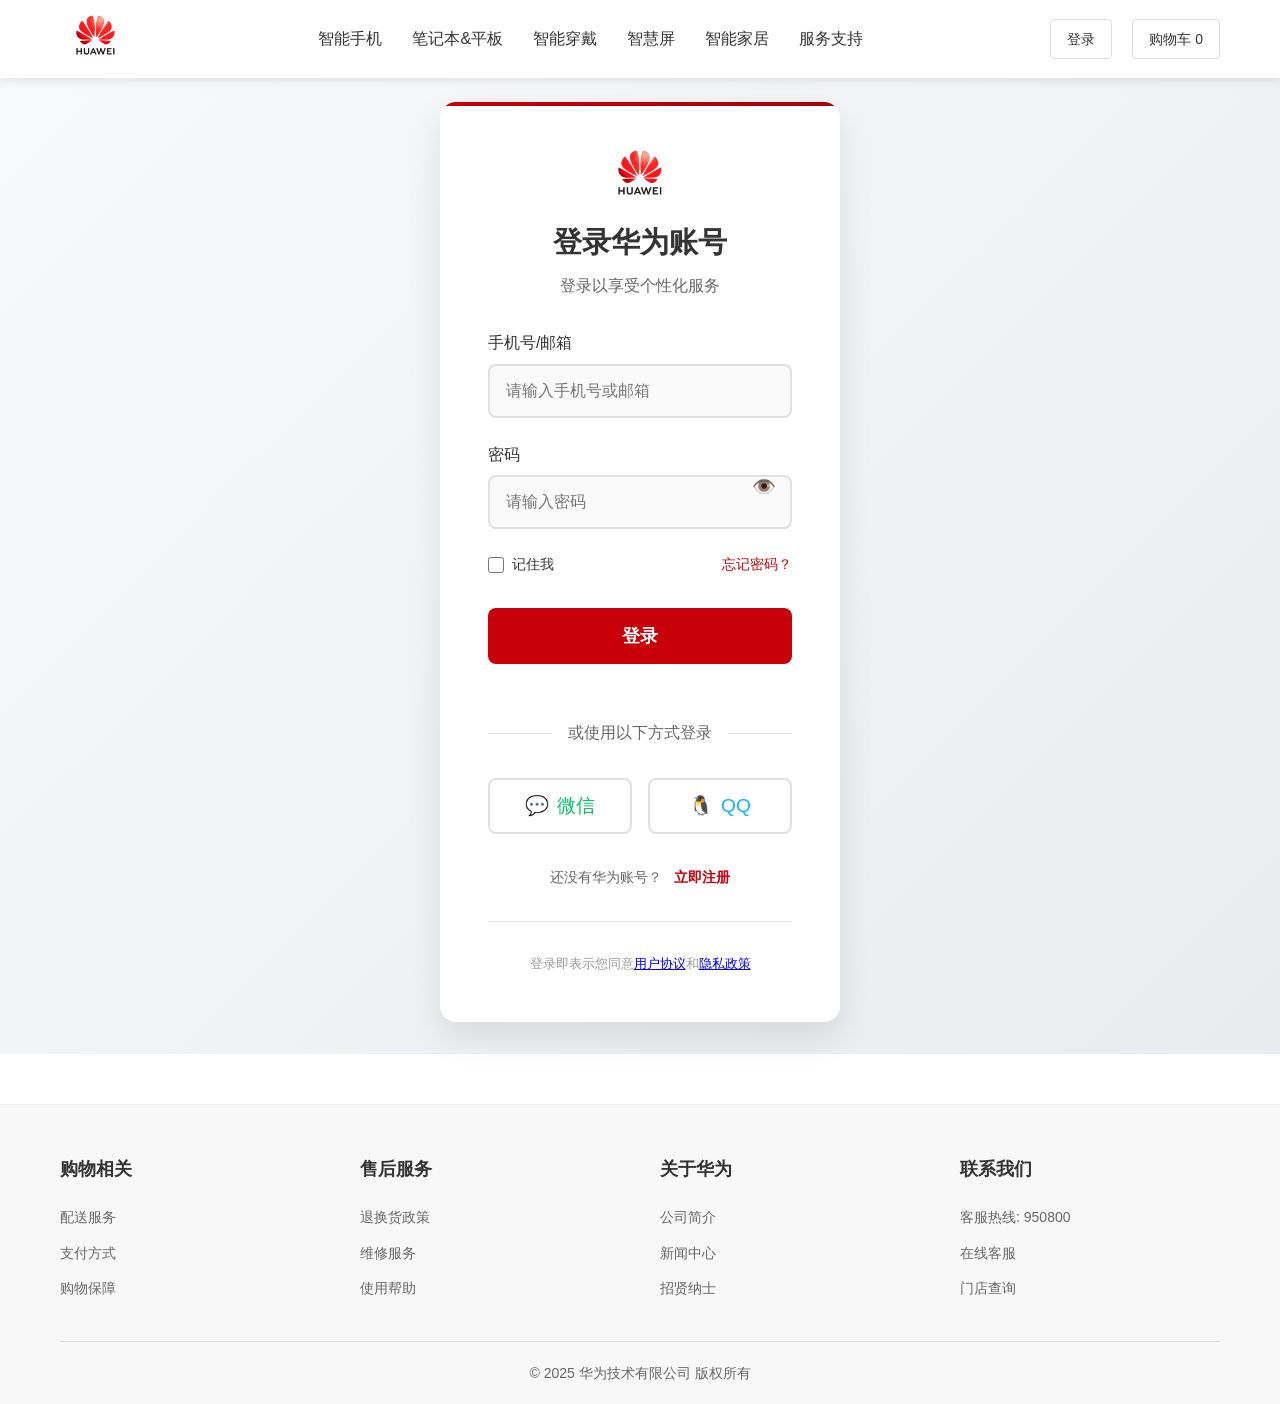
<file: login.html>
<!DOCTYPE html>
<html lang="zh-CN">
<head>
    <meta charset="UTF-8">
    <meta name="viewport" content="width=device-width, initial-scale=1.0">
    <title>登录 - 华为官方商城</title>
    <style>
        /* 基础重置和全局样式 */
        * {
            margin: 0;
            padding: 0;
            box-sizing: border-box;
        }

        body {
            font-family: 'Arial', sans-serif;
            line-height: 1.6;
            color: #333;
            background-color: #fff;
            overflow-x: hidden;
        }

        .container {
            max-width: 1200px;
            margin: 0 auto;
            padding: 0 20px;
        }

        /* 头部导航样式 */
        .main-header {
            background: #fff;
            box-shadow: 0 2px 10px rgba(0,0,0,0.1);
            position: fixed;
            width: 100%;
            top: 0;
            z-index: 1000;
        }

        .main-header .container {
            display: flex;
            justify-content: space-between;
            align-items: center;
            padding: 15px 20px;
        }

        .logo img {
            height: 40px;
            width: auto;
        }

        .nav-list {
            display: flex;
            list-style: none;
            gap: 30px;
        }

        .nav-list a {
            text-decoration: none;
            color: #333;
            font-weight: 500;
            transition: color 0.3s;
            font-size: 16px;
        }

        .nav-list a:hover,
        .nav-list a.active {
            color: #c7000a;
        }

        .header-actions {
            display: flex;
            gap: 20px;
            align-items: center;
        }

        .login-btn, .cart-btn {
            text-decoration: none;
            color: #333;
            padding: 8px 16px;
            border: 1px solid #ddd;
            border-radius: 4px;
            transition: all 0.3s;
            font-size: 14px;
        }

        .login-btn:hover, .cart-btn:hover {
            background: #f5f5f5;
            border-color: #c7000a;
        }

        .hamburger-menu {
            display: none;
            flex-direction: column;
            cursor: pointer;
            gap: 3px;
        }

        .hamburger-menu span {
            width: 25px;
            height: 3px;
            background: #333;
            transition: 0.3s;
        }

        /* 页脚样式 */
        .main-footer {
            background: #f8f8f8;
            padding: 50px 0 20px;
            margin-top: 50px;
            border-top: 1px solid #eee;
        }

        .footer-content {
            display: grid;
            grid-template-columns: repeat(auto-fit, minmax(250px, 1fr));
            gap: 40px;
            margin-bottom: 30px;
        }

        .footer-section h4 {
            margin-bottom: 20px;
            color: #333;
            font-weight: bold;
            font-size: 18px;
        }

        .footer-section ul {
            list-style: none;
        }

        .footer-section li {
            margin-bottom: 10px;
        }

        .footer-section a {
            text-decoration: none;
            color: #666;
            transition: color 0.3s;
            font-size: 14px;
        }

        .footer-section a:hover {
            color: #c7000a;
        }

        .footer-bottom {
            text-align: center;
            padding-top: 20px;
            border-top: 1px solid #ddd;
            color: #666;
            font-size: 14px;
        }

        /* 登录页面专用样式 */
        .login-container {
            margin-top: 70px;
            min-height: calc(100vh - 70px);
            display: flex;
            align-items: center;
            justify-content: center;
            background: linear-gradient(135deg, #f8f9fa 0%, #e9ecef 100%);
            padding: 2rem 0;
        }
        
        .login-card {
            background: white;
            border-radius: 16px;
            box-shadow: 0 15px 35px rgba(0, 0, 0, 0.1);
            padding: 3rem;
            width: 100%;
            max-width: 400px;
            position: relative;
            overflow: hidden;
        }
        
        .login-card::before {
            content: '';
            position: absolute;
            top: 0;
            left: 0;
            right: 0;
            height: 4px;
            background: linear-gradient(90deg, #c7000a, #a80008);
        }
        
        .login-header {
            text-align: center;
            margin-bottom: 2rem;
        }
        
        .login-logo {
            width: 80px;
            height: auto;
            margin-bottom: 1rem;
        }
        
        .login-title {
            font-size: 1.8rem;
            color: #333;
            margin-bottom: 0.5rem;
            font-weight: 600;
        }
        
        .login-subtitle {
            color: #666;
            font-size: 1rem;
        }
        
        .login-form {
            margin-top: 2rem;
        }
        
        .form-group {
            margin-bottom: 1.5rem;
            position: relative;
        }
        
        .form-label {
            display: block;
            margin-bottom: 0.5rem;
            color: #333;
            font-weight: 500;
        }
        
        .form-input {
            width: 100%;
            padding: 1rem;
            border: 2px solid #e0e0e0;
            border-radius: 8px;
            font-size: 1rem;
            transition: all 0.3s ease;
            background: #fafafa;
        }
        
        .form-input:focus {
            border-color: #c7000a;
            background: white;
            outline: none;
            box-shadow: 0 0 0 3px rgba(199, 0, 10, 0.1);
        }
        
        .form-input.error {
            border-color: #dc3545;
            background: #fff5f5;
        }
        
        .error-message {
            color: #dc3545;
            font-size: 0.875rem;
            margin-top: 0.5rem;
            display: none;
        }
        
        .password-toggle {
            position: absolute;
            right: 1rem;
            top: 50%;
            transform: translateY(-50%);
            background: none;
            border: none;
            color: #666;
            cursor: pointer;
            font-size: 1.2rem;
        }
        
        .remember-forgot {
            display: flex;
            justify-content: space-between;
            align-items: center;
            margin-bottom: 2rem;
            font-size: 0.9rem;
        }
        
        .remember-me {
            display: flex;
            align-items: center;
            gap: 0.5rem;
        }
        
        .remember-me input[type="checkbox"] {
            width: 16px;
            height: 16px;
            accent-color: #c7000a;
        }
        
        .forgot-password {
            color: #c7000a;
            text-decoration: none;
            transition: color 0.3s ease;
        }
        
        .forgot-password:hover {
            color: #a80008;
            text-decoration: underline;
        }
        
        .login-button {
            width: 100%;
            padding: 1rem;
            background: #c7000a;
            color: white;
            border: none;
            border-radius: 8px;
            font-size: 1.1rem;
            font-weight: 600;
            cursor: pointer;
            transition: all 0.3s ease;
            margin-bottom: 1.5rem;
        }
        
        .login-button:hover {
            background: #a80008;
            transform: translateY(-2px);
            box-shadow: 0 5px 15px rgba(199, 0, 10, 0.3);
        }
        
        .login-button:disabled {
            background: #ccc;
            cursor: not-allowed;
            transform: none;
            box-shadow: none;
        }
        
        .divider {
            text-align: center;
            margin: 2rem 0;
            position: relative;
            color: #666;
        }
        
        .divider::before {
            content: '';
            position: absolute;
            top: 50%;
            left: 0;
            right: 0;
            height: 1px;
            background: #e0e0e0;
        }
        
        .divider span {
            background: white;
            padding: 0 1rem;
            position: relative;
            z-index: 1;
        }
        
        .social-login {
            display: flex;
            gap: 1rem;
            margin-bottom: 2rem;
        }
        
        .social-button {
            flex: 1;
            padding: 0.8rem;
            border: 2px solid #e0e0e0;
            border-radius: 8px;
            background: white;
            cursor: pointer;
            transition: all 0.3s ease;
            display: flex;
            align-items: center;
            justify-content: center;
            gap: 0.5rem;
            font-size: 1.2rem;
        }
        
        .social-button:hover {
            border-color: #c7000a;
            transform: translateY(-2px);
        }
        
        .social-button.wechat {
            color: #07c160;
        }
        
        .social-button.qq {
            color: #12b7f5;
        }
        
        .register-link {
            text-align: center;
            color: #666;
            font-size: 0.9rem;
        }
        
        .register-link a {
            color: #c7000a;
            text-decoration: none;
            font-weight: 600;
            margin-left: 0.5rem;
        }
        
        .register-link a:hover {
            text-decoration: underline;
        }
        
        .login-footer {
            margin-top: 2rem;
            padding-top: 2rem;
            border-top: 1px solid #e0e0e0;
            text-align: center;
            color: #999;
            font-size: 0.8rem;
        }
        
        /* 加载动画 */
        .loading-spinner {
            display: inline-block;
            width: 20px;
            height: 20px;
            border: 2px solid transparent;
            border-top: 2px solid white;
            border-radius: 50%;
            animation: spin 1s linear infinite;
            margin-right: 0.5rem;
            vertical-align: middle;
        }
        
        @keyframes spin {
            0% { transform: rotate(0deg); }
            100% { transform: rotate(360deg); }
        }

        /* 响应式设计 */
        @media (max-width: 768px) {
            .main-header .container {
                flex-wrap: wrap;
                padding: 10px 20px;
            }
            
            .nav-list {
                flex-direction: column;
                width: 100%;
                display: none;
                background: white;
                position: absolute;
                top: 100%;
                left: 0;
                box-shadow: 0 2px 10px rgba(0,0,0,0.1);
                padding: 20px 0;
            }
            
            .nav-list.active {
                display: flex;
            }
            
            .nav-list li {
                width: 100%;
                text-align: center;
                border-bottom: 1px solid #eee;
            }
            
            .nav-list a {
                display: block;
                padding: 15px;
            }
            
            .hamburger-menu {
                display: flex;
            }
            
            .footer-content {
                grid-template-columns: 1fr;
                gap: 30px;
            }

            /* 登录页面响应式 */
            .login-card {
                padding: 2rem 1.5rem;
                margin: 0 1rem;
            }
            
            .social-login {
                flex-direction: column;
            }
            
            .remember-forgot {
                flex-direction: column;
                gap: 1rem;
                align-items: flex-start;
            }
        }

        /* 动画效果 */
        @keyframes fadeIn {
            from { opacity: 0; transform: translateY(20px); }
            to { opacity: 1; transform: translateY(0); }
        }

        .fade-in {
            animation: fadeIn 0.5s ease-in;
        }
    </style>
    <link rel="icon" href="./images/favicon.ico">
</head>
<body>
    <header class="main-header">
        <div class="container">
            <div class="logo">
                <a href="index.html">
                    <img src="./images/v2-7d24d51ddb74c9416b6d4f7e353fb8a5_r.png" alt="华为Logo">
                </a>
            </div>
            <nav class="main-nav">
                <ul class="nav-list">
                    <li><a href="smartphones.html">智能手机</a></li>
                    <li><a href="laptops-tablets.html">笔记本&平板</a></li>
                    <li><a href="wearables.html">智能穿戴</a></li>
                    <li><a href="smart-screen.html">智慧屏</a></li>
                    <li><a href="smart-home.html">智能家居</a></li>
                    <li><a href="support.html">服务支持</a></li>
                </ul>
            </nav>
            <div class="header-actions">
                <a href="login.html" class="login-btn">登录</a>
                <a href="cart.html" class="cart-btn">购物车 <span class="cart-count">0</span></a>
            </div>
            <div class="hamburger-menu">
                <span></span>
                <span></span>
                <span></span>
            </div>
        </div>
    </header>

    <section class="login-container">
        <div class="login-card">
            <div class="login-header">
                <img src="./images/v2-7d24d51ddb74c9416b6d4f7e353fb8a5_r.png" alt="华为" class="login-logo">
                <h1 class="login-title">登录华为账号</h1>
                <p class="login-subtitle">登录以享受个性化服务</p>
            </div>
            
            <form class="login-form" id="loginForm">
                <div class="form-group">
                    <label for="username" class="form-label">手机号/邮箱</label>
                    <input type="text" id="username" class="form-input" placeholder="请输入手机号或邮箱" required>
                    <div class="error-message" id="usernameError">请输入正确的手机号或邮箱</div>
                </div>
                
                <div class="form-group">
                    <label for="password" class="form-label">密码</label>
                    <input type="password" id="password" class="form-input" placeholder="请输入密码" required>
                    <button type="button" class="password-toggle" id="passwordToggle">👁️</button>
                    <div class="error-message" id="passwordError">密码长度至少6位</div>
                </div>
                
                <div class="remember-forgot">
                    <label class="remember-me">
                        <input type="checkbox" id="rememberMe">
                        <span>记住我</span>
                    </label>
                    <a href="forgot-password.html" class="forgot-password">忘记密码？</a>
                </div>
                
                <button type="submit" class="login-button" id="loginButton">
                    <span id="loginText">登录</span>
                </button>
            </form>
            
            <div class="divider">
                <span>或使用以下方式登录</span>
            </div>
            
            <div class="social-login">
                <button class="social-button wechat" onclick="socialLogin('wechat')">
                    <span>💬</span> 微信
                </button>
                <button class="social-button qq" onclick="socialLogin('qq')">
                    <span>🐧</span> QQ
                </button>
            </div>
            
            <div class="register-link">
                还没有华为账号？
                <a href="register.html">立即注册</a>
            </div>
            
            <div class="login-footer">
                登录即表示您同意<a href="#">用户协议</a>和<a href="#">隐私政策</a>
            </div>
        </div>
    </section>

    <footer class="main-footer">
        <div class="container">
            <div class="footer-content">
                <div class="footer-section">
                    <h4>购物相关</h4>
                    <ul>
                        <li><a href="#">配送服务</a></li>
                        <li><a href="#">支付方式</a></li>
                        <li><a href="#">购物保障</a></li>
                    </ul>
                </div>
                <div class="footer-section">
                    <h4>售后服务</h4>
                    <ul>
                        <li><a href="#">退换货政策</a></li>
                        <li><a href="#">维修服务</a></li>
                        <li><a href="#">使用帮助</a></li>
                    </ul>
                </div>
                <div class="footer-section">
                    <h4>关于华为</h4>
                    <ul>
                        <li><a href="#">公司简介</a></li>
                        <li><a href="#">新闻中心</a></li>
                        <li><a href="#">招贤纳士</a></li>
                    </ul>
                </div>
                <div class="footer-section">
                    <h4>联系我们</h4>
                    <ul>
                        <li><a href="#">客服热线: 950800</a></li>
                        <li><a href="#">在线客服</a></li>
                        <li><a href="#">门店查询</a></li>
                    </ul>
                </div>
            </div>
            <div class="footer-bottom">
                <p>&copy; 2025 华为技术有限公司 版权所有</p>
            </div>
        </div>
    </footer>

    <!-- 内联JavaScript -->
    <script>
        // 华为商城核心功能
        (function() {
            'use strict';
            
            // 购物车功能
            class ShoppingCart {
                constructor() {
                    this.items = this.loadFromStorage();
                    this.init();
                }

                loadFromStorage() {
                    try {
                        return JSON.parse(localStorage.getItem('huawei_cart')) || [];
                    } catch (error) {
                        return [];
                    }
                }

                saveToStorage() {
                    try {
                        localStorage.setItem('huawei_cart', JSON.stringify(this.items));
                    } catch (error) {
                        console.error('保存购物车失败:', error);
                    }
                }

                getTotalCount() {
                    return this.items.reduce((total, item) => total + item.quantity, 0);
                }

                updateUI() {
                    const totalCount = this.getTotalCount();
                    
                    // 更新购物车计数显示
                    document.querySelectorAll('.cart-count').forEach(element => {
                        element.textContent = totalCount;
                    });
                }

                init() {
                    this.updateUI();
                }
            }

            // 移动菜单功能
            class MobileMenu {
                constructor() {
                    this.init();
                }

                init() {
                    const hamburger = document.querySelector('.hamburger-menu');
                    const navList = document.querySelector('.nav-list');
                    
                    if (hamburger && navList) {
                        hamburger.addEventListener('click', () => {
                            navList.classList.toggle('active');
                            hamburger.classList.toggle('active');
                        });

                        // 点击外部关闭菜单
                        document.addEventListener('click', (e) => {
                            if (!hamburger.contains(e.target) && !navList.contains(e.target)) {
                                navList.classList.remove('active');
                                hamburger.classList.remove('active');
                            }
                        });
                    }
                }
            }

            // 登录功能
            class LoginManager {
                constructor() {
                    this.init();
                }

                init() {
                    // 检查用户是否已登录
                    this.checkLoginStatus();
                    
                    // 绑定登录表单事件
                    this.bindLoginForm();
                    
                    // 绑定密码显示/隐藏切换
                    this.bindPasswordToggle();
                }

                checkLoginStatus() {
                    const user = this.getCurrentUser();
                    if (user) {
                        this.updateNavigation(user);
                    }
                }

                getCurrentUser() {
                    try {
                        return JSON.parse(localStorage.getItem('huawei_user'));
                    } catch (error) {
                        return null;
                    }
                }

                bindLoginForm() {
                    document.getElementById('loginForm').addEventListener('submit', (e) => {
                        e.preventDefault();
                        
                        const username = document.getElementById('username').value;
                        const password = document.getElementById('password').value;
                        const rememberMe = document.getElementById('rememberMe').checked;
                        
                        // 验证输入
                        if (!this.validateForm(username, password)) {
                            return;
                        }
                        
                        // 显示加载状态
                        const loginButton = document.getElementById('loginButton');
                        const loginText = document.getElementById('loginText');
                        loginButton.disabled = true;
                        loginText.innerHTML = '<span class="loading-spinner"></span>登录中...';
                        
                        // 模拟登录请求
                        setTimeout(() => {
                            // 在实际项目中，这里应该是真实的API调用
                            if (username && password) {
                                // 登录成功
                                const userData = {
                                    username: username,
                                    rememberMe: rememberMe,
                                    loginTime: new Date().toISOString()
                                };
                                
                                localStorage.setItem('huawei_user', JSON.stringify(userData));
                                
                                // 更新导航栏状态
                                this.updateNavigation(userData);
                                
                                // 跳转到首页或来源页面
                                const urlParams = new URLSearchParams(window.location.search);
                                const redirect = urlParams.get('redirect') || 'index.html';
                                window.location.href = redirect;
                            } else {
                                // 登录失败
                                alert('登录失败，请检查用户名和密码');
                                loginButton.disabled = false;
                                loginText.textContent = '登录';
                            }
                        }, 1500);
                    });
                }

                validateForm(username, password) {
                    let isValid = true;
                    
                    // 验证用户名
                    const usernameError = document.getElementById('usernameError');
                    const usernameInput = document.getElementById('username');
                    
                    if (!username) {
                        usernameError.textContent = '请输入手机号或邮箱';
                        usernameError.style.display = 'block';
                        usernameInput.classList.add('error');
                        isValid = false;
                    } else if (!this.isValidUsername(username)) {
                        usernameError.textContent = '请输入正确的手机号或邮箱';
                        usernameError.style.display = 'block';
                        usernameInput.classList.add('error');
                        isValid = false;
                    } else {
                        usernameError.style.display = 'none';
                        usernameInput.classList.remove('error');
                    }
                    
                    // 验证密码
                    const passwordError = document.getElementById('passwordError');
                    const passwordInput = document.getElementById('password');
                    
                    if (!password) {
                        passwordError.textContent = '请输入密码';
                        passwordError.style.display = 'block';
                        passwordInput.classList.add('error');
                        isValid = false;
                    } else if (password.length < 6) {
                        passwordError.textContent = '密码长度至少6位';
                        passwordError.style.display = 'block';
                        passwordInput.classList.add('error');
                        isValid = false;
                    } else {
                        passwordError.style.display = 'none';
                        passwordInput.classList.remove('error');
                    }
                    
                    return isValid;
                }

                isValidUsername(username) {
                    // 手机号正则（中国大陆）
                    const phoneRegex = /^1[3-9]\d{9}$/;
                    // 邮箱正则
                    const emailRegex = /^[^\s@]+@[^\s@]+\.[^\s@]+$/;
                    
                    return phoneRegex.test(username) || emailRegex.test(username);
                }

                bindPasswordToggle() {
                    document.getElementById('passwordToggle').addEventListener('click', function() {
                        const passwordInput = document.getElementById('password');
                        const type = passwordInput.getAttribute('type');
                        
                        if (type === 'password') {
                            passwordInput.setAttribute('type', 'text');
                            this.textContent = '🙈';
                        } else {
                            passwordInput.setAttribute('type', 'password');
                            this.textContent = '👁️';
                        }
                    });
                }

                updateNavigation(user) {
                    if (user) {
                        // 更新所有页面的登录状态
                        document.querySelectorAll('.login-btn').forEach(btn => {
                            btn.textContent = user.username || '用户中心';
                            btn.href = 'account.html';
                        });
                    }
                }
            }

            // 主应用类
            class HuaweiStore {
                constructor() {
                    this.cart = new ShoppingCart();
                    this.mobileMenu = new MobileMenu();
                    this.loginManager = new LoginManager();
                    this.init();
                }

                init() {
                    console.log('华为登录页面初始化完成');
                    document.body.classList.add('fade-in');
                }
            }

            // 全局函数
            window.socialLogin = function(provider) {
                alert(`即将跳转到${provider}登录，实际项目中这里会实现真实的OAuth流程`);
                // 实际项目中这里会重定向到第三方登录页面
            };

            // 初始化
            document.addEventListener('DOMContentLoaded', function() {
                window.huaweiStore = new HuaweiStore();
                console.log('华为登录页面加载完成');
            });

        })();
    </script>
</body>
</html>
</file>
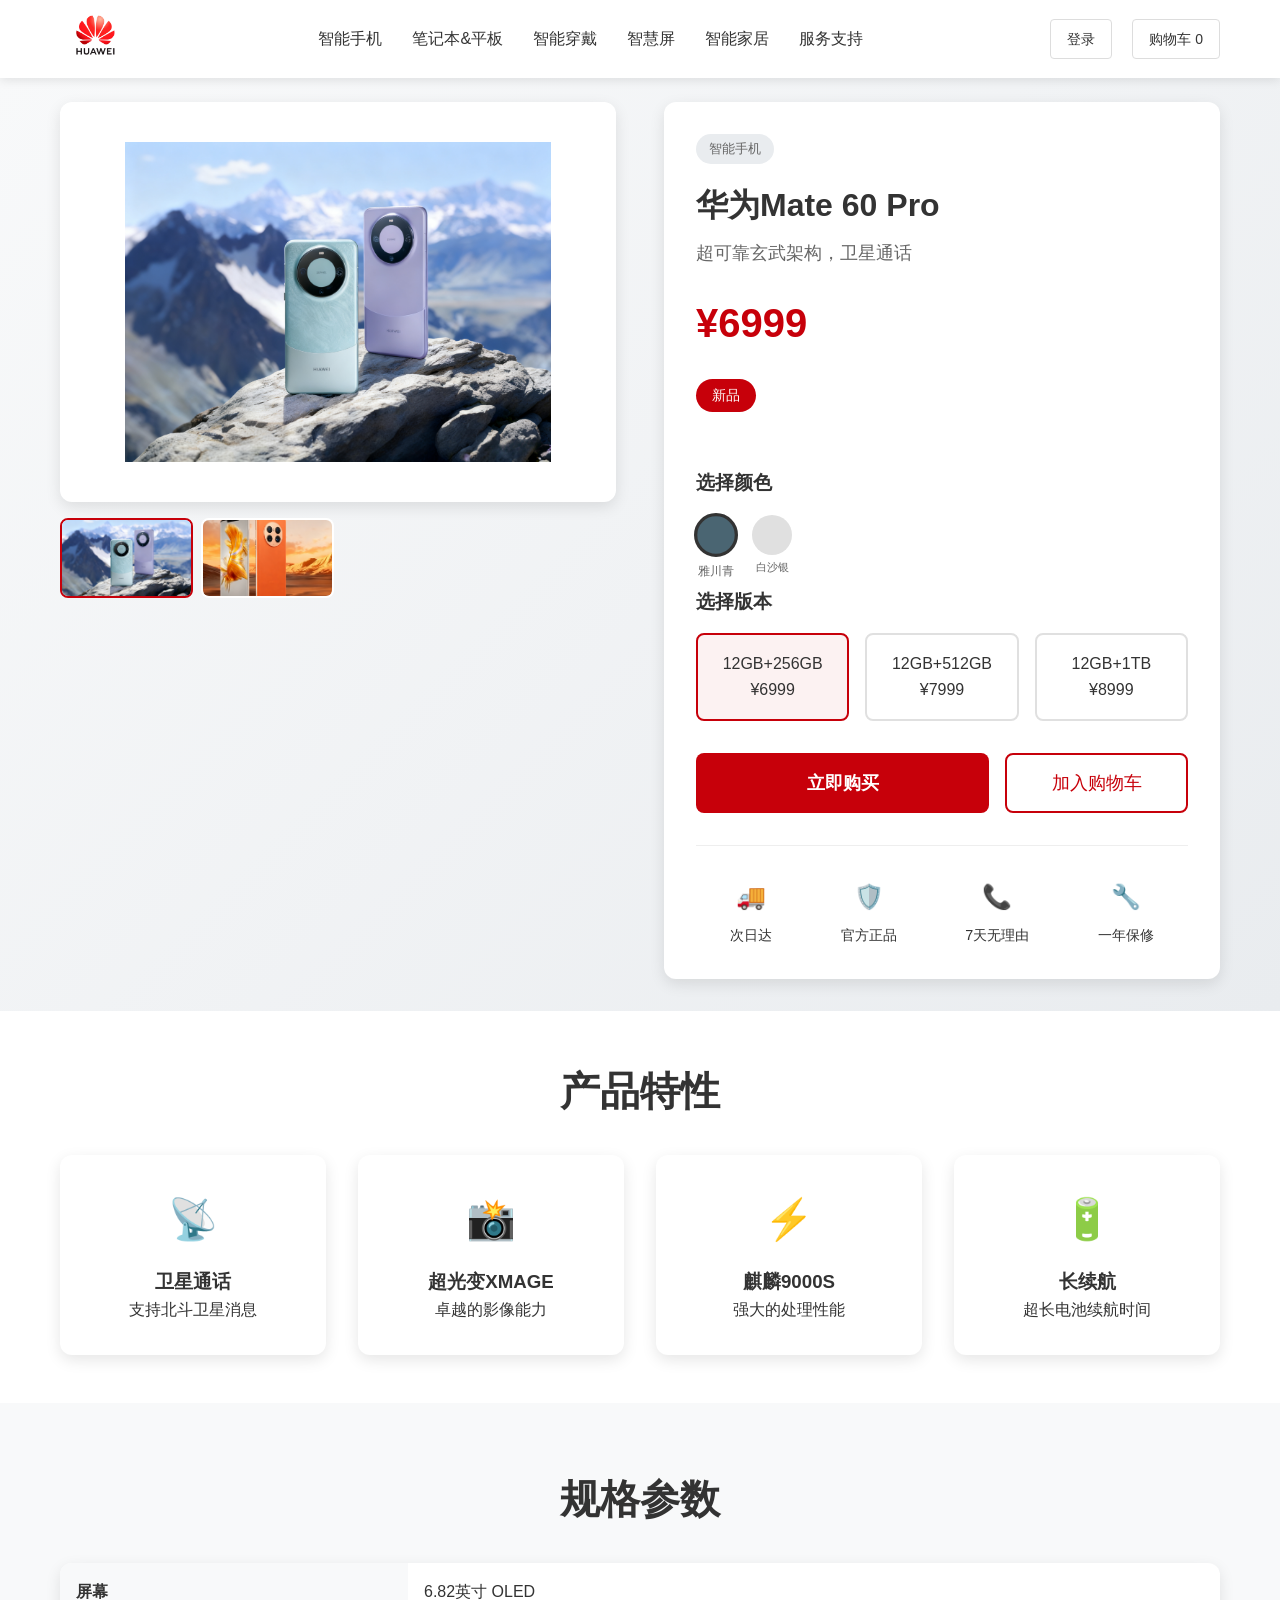
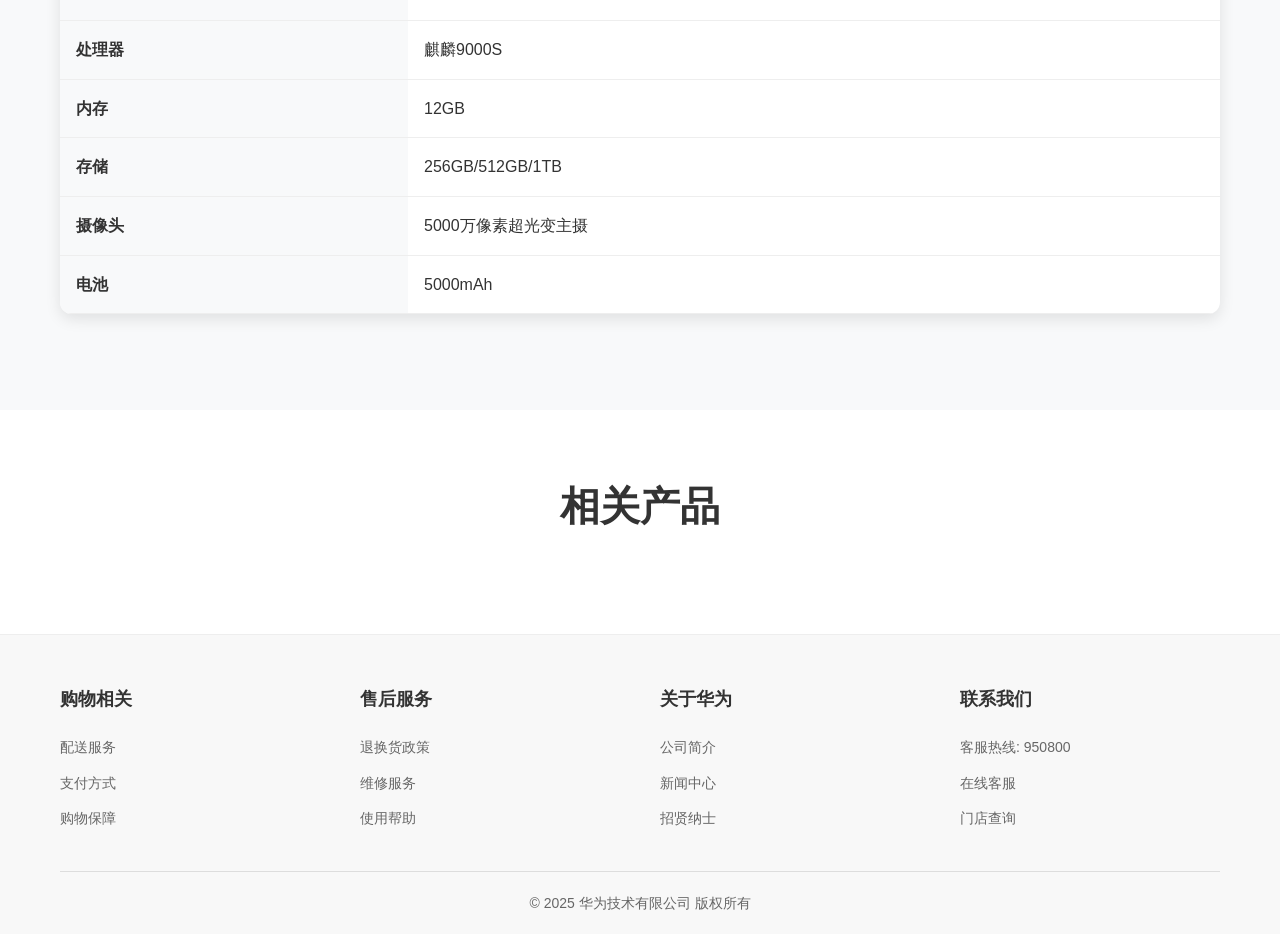
<file: product-detail.html>
<!DOCTYPE html>
<html lang="zh-CN">
<head>
    <meta charset="UTF-8">
    <meta name="viewport" content="width=device-width, initial-scale=1.0">
    <title id="page-title">商品详情 - 华为官方商城</title>
    <style>
        /* 基础重置和全局样式 */
        * {
            margin: 0;
            padding: 0;
            box-sizing: border-box;
        }

        body {
            font-family: 'Arial', sans-serif;
            line-height: 1.6;
            color: #333;
            background-color: #fff;
            overflow-x: hidden;
        }

        .container {
            max-width: 1200px;
            margin: 0 auto;
            padding: 0 20px;
        }

        /* 头部导航样式 */
        .main-header {
            background: #fff;
            box-shadow: 0 2px 10px rgba(0,0,0,0.1);
            position: fixed;
            width: 100%;
            top: 0;
            z-index: 1000;
        }

        .main-header .container {
            display: flex;
            justify-content: space-between;
            align-items: center;
            padding: 15px 20px;
        }

        .logo img {
            height: 40px;
            width: auto;
        }

        .nav-list {
            display: flex;
            list-style: none;
            gap: 30px;
        }

        .nav-list a {
            text-decoration: none;
            color: #333;
            font-weight: 500;
            transition: color 0.3s;
            font-size: 16px;
        }

        .nav-list a:hover,
        .nav-list a.active {
            color: #c7000a;
        }

        .header-actions {
            display: flex;
            gap: 20px;
            align-items: center;
        }

        .login-btn, .cart-btn {
            text-decoration: none;
            color: #333;
            padding: 8px 16px;
            border: 1px solid #ddd;
            border-radius: 4px;
            transition: all 0.3s;
            font-size: 14px;
        }

        .login-btn:hover, .cart-btn:hover {
            background: #f5f5f5;
            border-color: #c7000a;
        }

        .hamburger-menu {
            display: none;
            flex-direction: column;
            cursor: pointer;
            gap: 3px;
        }

        .hamburger-menu span {
            width: 25px;
            height: 3px;
            background: #333;
            transition: 0.3s;
        }

        /* 页脚样式 */
        .main-footer {
            background: #f8f8f8;
            padding: 50px 0 20px;
            margin-top: 50px;
            border-top: 1px solid #eee;
        }

        .footer-content {
            display: grid;
            grid-template-columns: repeat(auto-fit, minmax(250px, 1fr));
            gap: 40px;
            margin-bottom: 30px;
        }

        .footer-section h4 {
            margin-bottom: 20px;
            color: #333;
            font-weight: bold;
            font-size: 18px;
        }

        .footer-section ul {
            list-style: none;
        }

        .footer-section li {
            margin-bottom: 10px;
        }

        .footer-section a {
            text-decoration: none;
            color: #666;
            transition: color 0.3s;
            font-size: 14px;
        }

        .footer-section a:hover {
            color: #c7000a;
        }

        .footer-bottom {
            text-align: center;
            padding-top: 20px;
            border-top: 1px solid #ddd;
            color: #666;
            font-size: 14px;
        }

        .section-title {
            text-align: center;
            font-size: 2.5rem;
            margin-bottom: 10px;
            color: #333;
            font-weight: bold;
        }

        /* 商品详情页专用样式 */
        .product-detail-hero {
            background: linear-gradient(135deg, #f8f9fa, #e9ecef);
            padding: 2rem 0;
            margin-top: 70px;
        }
        
        .product-detail-container {
            display: grid;
            grid-template-columns: 1fr 1fr;
            gap: 3rem;
            align-items: start;
        }
        
        .product-gallery {
            position: sticky;
            top: 100px;
        }
        
        .main-image {
            width: 100%;
            height: 400px;
            background: white;
            border-radius: 12px;
            overflow: hidden;
            margin-bottom: 1rem;
            display: flex;
            align-items: center;
            justify-content: center;
            box-shadow: 0 5px 15px rgba(0,0,0,0.1);
        }
        
        .main-image img {
            max-width: 80%;
            max-height: 80%;
            object-fit: contain;
        }
        
        .thumbnail-gallery {
            display: grid;
            grid-template-columns: repeat(4, 1fr);
            gap: 0.5rem;
        }
        
        .thumbnail {
            width: 100%;
            height: 80px;
            background: white;
            border-radius: 8px;
            overflow: hidden;
            cursor: pointer;
            border: 2px solid transparent;
            transition: all 0.3s ease;
        }
        
        .thumbnail.active {
            border-color: #c7000a;
        }
        
        .thumbnail img {
            width: 100%;
            height: 100%;
            object-fit: cover;
        }
        
        .product-info {
            background: white;
            padding: 2rem;
            border-radius: 12px;
            box-shadow: 0 5px 15px rgba(0,0,0,0.1);
        }
        
        .product-title {
            font-size: 2rem;
            margin-bottom: 0.5rem;
            color: #333;
        }
        
        .product-subtitle {
            color: #666;
            margin-bottom: 1.5rem;
            font-size: 1.1rem;
        }
        
        .product-price {
            font-size: 2.5rem;
            color: #c7000a;
            font-weight: bold;
            margin-bottom: 1.5rem;
        }
        
        .product-badge {
            display: inline-block;
            background: #c7000a;
            color: white;
            padding: 0.3rem 1rem;
            border-radius: 20px;
            font-size: 0.9rem;
            margin-bottom: 1.5rem;
        }
        
        .config-options {
            margin: 2rem 0;
        }
        
        .config-title {
            font-size: 1.2rem;
            margin-bottom: 1rem;
            color: #333;
        }
        
        .config-grid {
            display: grid;
            grid-template-columns: repeat(auto-fit, minmax(150px, 1fr));
            gap: 1rem;
            margin-bottom: 2rem;
        }
        
        .config-option {
            border: 2px solid #e0e0e0;
            border-radius: 8px;
            padding: 1rem;
            text-align: center;
            cursor: pointer;
            transition: all 0.3s ease;
        }
        
        .config-option.active {
            border-color: #c7000a;
            background: rgba(199, 0, 10, 0.05);
        }
        
        .config-option.disabled {
            opacity: 0.5;
            cursor: not-allowed;
        }
        
        .color-options {
            display: flex;
            gap: 1rem;
            margin-bottom: 2rem;
        }
        
        .color-option {
            width: 40px;
            height: 40px;
            border-radius: 50%;
            cursor: pointer;
            border: 3px solid transparent;
            transition: all 0.3s ease;
            position: relative;
        }
        
        .color-option.active {
            border-color: #333;
            transform: scale(1.1);
        }
        
        .color-option .color-name {
            position: absolute;
            bottom: -25px;
            left: 50%;
            transform: translateX(-50%);
            font-size: 0.7rem;
            white-space: nowrap;
            color: #666;
        }
        
        .purchase-actions {
            display: flex;
            gap: 1rem;
            margin-top: 2rem;
        }
        
        .btn-buy-now {
            flex: 2;
            background: #c7000a;
            color: white;
            border: none;
            padding: 1rem 2rem;
            border-radius: 8px;
            font-size: 1.1rem;
            font-weight: bold;
            cursor: pointer;
            transition: all 0.3s ease;
        }
        
        .btn-buy-now:hover {
            background: #a80008;
            transform: translateY(-2px);
        }
        
        .btn-add-cart {
            flex: 1;
            background: white;
            color: #c7000a;
            border: 2px solid #c7000a;
            padding: 1rem 2rem;
            border-radius: 8px;
            font-size: 1.1rem;
            cursor: pointer;
            transition: all 0.3s ease;
        }
        
        .btn-add-cart:hover {
            background: #c7000a;
            color: white;
        }
        
        .product-features {
            margin: 3rem 0;
        }
        
        .features-grid {
            display: grid;
            grid-template-columns: repeat(auto-fit, minmax(250px, 1fr));
            gap: 2rem;
            margin-top: 2rem;
        }
        
        .feature-item {
            text-align: center;
            padding: 2rem;
            background: white;
            border-radius: 12px;
            box-shadow: 0 5px 15px rgba(0,0,0,0.1);
        }
        
        .feature-icon {
            font-size: 2.5rem;
            margin-bottom: 1rem;
        }
        
        .specs-table {
            width: 100%;
            border-collapse: collapse;
            margin: 2rem 0;
            background: white;
            border-radius: 12px;
            overflow: hidden;
            box-shadow: 0 5px 15px rgba(0,0,0,0.1);
        }
        
        .specs-table th,
        .specs-table td {
            padding: 1rem;
            text-align: left;
            border-bottom: 1px solid #eee;
        }
        
        .specs-table th {
            background: #f8f9fa;
            font-weight: 600;
            width: 30%;
        }
        
        .related-products {
            margin: 4rem 0;
        }
        
        .related-grid {
            display: grid;
            grid-template-columns: repeat(auto-fit, minmax(200px, 1fr));
            gap: 2rem;
            margin-top: 2rem;
        }
        
        /* 商品分类标签 */
        .product-category {
            display: inline-block;
            background: #e9ecef;
            color: #666;
            padding: 0.3rem 0.8rem;
            border-radius: 15px;
            font-size: 0.8rem;
            margin-bottom: 1rem;
        }

        /* 响应式设计 */
        @media (max-width: 768px) {
            .main-header .container {
                flex-wrap: wrap;
                padding: 10px 20px;
            }
            
            .nav-list {
                flex-direction: column;
                width: 100%;
                display: none;
                background: white;
                position: absolute;
                top: 100%;
                left: 0;
                box-shadow: 0 2px 10px rgba(0,0,0,0.1);
                padding: 20px 0;
            }
            
            .nav-list.active {
                display: flex;
            }
            
            .nav-list li {
                width: 100%;
                text-align: center;
                border-bottom: 1px solid #eee;
            }
            
            .nav-list a {
                display: block;
                padding: 15px;
            }
            
            .hamburger-menu {
                display: flex;
            }
            
            .product-detail-container {
                grid-template-columns: 1fr;
                gap: 2rem;
            }
            
            .product-gallery {
                position: static;
            }
            
            .purchase-actions {
                flex-direction: column;
            }
            
            .section-title {
                font-size: 2rem;
            }
            
            .footer-content {
                grid-template-columns: 1fr;
                gap: 30px;
            }

            .features-grid, .related-grid {
                grid-template-columns: 1fr;
            }

            .config-grid {
                grid-template-columns: 1fr;
            }

            .color-options {
                flex-wrap: wrap;
                justify-content: center;
            }
        }

        /* 动画效果 */
        @keyframes fadeIn {
            from { opacity: 0; transform: translateY(20px); }
            to { opacity: 1; transform: translateY(0); }
        }

        .fade-in {
            animation: fadeIn 0.5s ease-in;
        }

        /* 模态框样式 */
        .modal {
            display: none;
            position: fixed;
            top: 0;
            left: 0;
            width: 100%;
            height: 100%;
            background: rgba(0,0,0,0.5);
            z-index: 10000;
            align-items: center;
            justify-content: center;
        }

        .modal-content {
            background: white;
            padding: 2rem;
            border-radius: 12px;
            max-width: 400px;
            text-align: center;
            box-shadow: 0 10px 30px rgba(0,0,0,0.3);
        }
    </style>
    <link rel="icon" href="./images/favicon.ico">
</head>
<body>
    <header class="main-header">
        <div class="container">
            <div class="logo">
                <a href="index.html">
                    <img src="./images/v2-7d24d51ddb74c9416b6d4f7e353fb8a5_r.png" alt="华为Logo">
                </a>
            </div>
            <nav class="main-nav">
                <ul class="nav-list">
                    <li><a href="smartphones.html">智能手机</a></li>
                    <li><a href="laptops-tablets.html">笔记本&平板</a></li>
                    <li><a href="wearables.html">智能穿戴</a></li>
                    <li><a href="smart-screen.html">智慧屏</a></li>
                    <li><a href="smart-home.html">智能家居</a></li>
                    <li><a href="support.html">服务支持</a></li>
                </ul>
            </nav>
            <div class="header-actions">
                <a href="login.html" class="login-btn">登录</a>
                <a href="cart.html" class="cart-btn">购物车 <span class="cart-count">0</span></a>
            </div>
            <div class="hamburger-menu">
                <span></span>
                <span></span>
                <span></span>
            </div>
        </div>
    </header>

    <!-- 商品详情英雄区域 -->
    <section class="product-detail-hero">
        <div class="container">
            <div class="product-detail-container">
                <!-- 商品图库 -->
                <div class="product-gallery">
                    <div class="main-image">
                        <img src="" alt="" id="main-product-image">
                    </div>
                    <div class="thumbnail-gallery" id="thumbnail-gallery">
                        <!-- 缩略图将通过JavaScript动态生成 -->
                    </div>
                </div>
                
                <!-- 商品信息 -->
                <div class="product-info">
                    <div class="product-category" id="product-category">智能手机</div>
                    <h1 class="product-title" id="product-title">商品名称</h1>
                    <p class="product-subtitle" id="product-subtitle">商品副标题</p>
                    
                    <div class="product-price" id="product-price">¥0</div>
                    <div class="product-badge" id="product-badge">新品上市</div>
                    
                    <!-- 颜色选择 -->
                    <div class="config-options" id="color-options-container">
                        <h3 class="config-title">选择颜色</h3>
                        <div class="color-options" id="color-options">
                            <!-- 颜色选项将通过JavaScript动态生成 -->
                        </div>
                    </div>
                    
                    <!-- 配置选择 -->
                    <div class="config-options" id="config-options-container">
                        <h3 class="config-title">选择版本</h3>
                        <div class="config-grid" id="config-options">
                            <!-- 配置选项将通过JavaScript动态生成 -->
                        </div>
                    </div>
                    
                    <!-- 购买操作 -->
                    <div class="purchase-actions">
                        <button class="btn-buy-now" onclick="addToCart()">立即购买</button>
                        <button class="btn-add-cart" onclick="addToCart(true)">加入购物车</button>
                    </div>
                    
                    <!-- 服务保障 -->
                    <div class="service-guarantee" style="margin-top: 2rem; padding-top: 2rem; border-top: 1px solid #eee;">
                        <div style="display: flex; justify-content: space-around; text-align: center;">
                            <div>
                                <div style="font-size: 1.5rem;">🚚</div>
                                <div style="font-size: 0.9rem; margin-top: 0.5rem;">次日达</div>
                            </div>
                            <div>
                                <div style="font-size: 1.5rem;">🛡️</div>
                                <div style="font-size: 0.9rem; margin-top: 0.5rem;">官方正品</div>
                            </div>
                            <div>
                                <div style="font-size: 1.5rem;">📞</div>
                                <div style="font-size: 0.9rem; margin-top: 0.5rem;">7天无理由</div>
                            </div>
                            <div>
                                <div style="font-size: 1.5rem;">🔧</div>
                                <div style="font-size: 0.9rem; margin-top: 0.5rem;">一年保修</div>
                            </div>
                        </div>
                    </div>
                </div>
            </div>
        </div>
    </section>

    <!-- 商品特性 -->
    <section class="product-features">
        <div class="container">
            <h2 class="section-title">产品特性</h2>
            <div class="features-grid" id="features-grid">
                <!-- 特性将通过JavaScript动态生成 -->
            </div>
        </div>
    </section>

    <!-- 规格参数 -->
    <section class="product-specs" style="background: #f8f9fa; padding: 4rem 0;">
        <div class="container">
            <h2 class="section-title">规格参数</h2>
            <table class="specs-table" id="specs-table">
                <!-- 规格参数将通过JavaScript动态生成 -->
            </table>
        </div>
    </section>

    <!-- 相关商品 -->
    <section class="related-products">
        <div class="container">
            <h2 class="section-title">相关产品</h2>
            <div class="related-grid" id="related-products">
                <!-- 相关商品将通过JavaScript动态生成 -->
            </div>
        </div>
    </section>

    <footer class="main-footer">
        <div class="container">
            <div class="footer-content">
                <div class="footer-section">
                    <h4>购物相关</h4>
                    <ul>
                        <li><a href="#">配送服务</a></li>
                        <li><a href="#">支付方式</a></li>
                        <li><a href="#">购物保障</a></li>
                    </ul>
                </div>
                <div class="footer-section">
                    <h4>售后服务</h4>
                    <ul>
                        <li><a href="#">退换货政策</a></li>
                        <li><a href="#">维修服务</a></li>
                        <li><a href="#">使用帮助</a></li>
                    </ul>
                </div>
                <div class="footer-section">
                    <h4>关于华为</h4>
                    <ul>
                        <li><a href="#">公司简介</a></li>
                        <li><a href="#">新闻中心</a></li>
                        <li><a href="#">招贤纳士</a></li>
                    </ul>
                </div>
                <div class="footer-section">
                    <h4>联系我们</h4>
                    <ul>
                        <li><a href="#">客服热线: 950800</a></li>
                        <li><a href="#">在线客服</a></li>
                        <li><a href="#">门店查询</a></li>
                    </ul>
                </div>
            </div>
            <div class="footer-bottom">
                <p>&copy; 2025 华为技术有限公司 版权所有</p>
            </div>
        </div>
    </footer>

    <!-- 购物车弹窗 -->
    <div id="cart-modal" class="modal">
        <div class="modal-content">
            <h3>🎉 添加成功！</h3>
            <p id="cart-message">商品已添加到购物车</p>
            <div style="margin-top: 2rem; display: flex; gap: 1rem; justify-content: center;">
                <button onclick="closeCartModal()" class="btn-add-cart">继续购物</button>
                <button onclick="goToCart()" class="btn-buy-now">查看购物车</button>
            </div>
        </div>
    </div>

    <!-- 内联JavaScript -->
    <script>
        // 华为商城核心功能
        (function() {
            'use strict';
            
            // 购物车功能
            class ShoppingCart {
                constructor() {
                    this.items = this.loadFromStorage();
                    this.init();
                }

                loadFromStorage() {
                    try {
                        return JSON.parse(localStorage.getItem('huawei_cart')) || [];
                    } catch (error) {
                        return [];
                    }
                }

                saveToStorage() {
                    try {
                        localStorage.setItem('huawei_cart', JSON.stringify(this.items));
                    } catch (error) {
                        console.error('保存购物车失败:', error);
                    }
                }

                addItem(product) {
                    const existingItem = this.items.find(item => item.id === product.id);

                    if (existingItem) {
                        existingItem.quantity += product.quantity || 1;
                    } else {
                        this.items.push({
                            ...product,
                            quantity: product.quantity || 1,
                            addedAt: new Date().toISOString()
                        });
                    }

                    this.saveToStorage();
                    this.updateUI();
                }

                getTotalCount() {
                    return this.items.reduce((total, item) => total + item.quantity, 0);
                }

                updateUI() {
                    const totalCount = this.getTotalCount();
                    
                    // 更新购物车计数显示
                    document.querySelectorAll('.cart-count').forEach(element => {
                        element.textContent = totalCount;
                    });
                }

                init() {
                    this.updateUI();
                }
            }

            // 移动菜单功能
            class MobileMenu {
                constructor() {
                    this.init();
                }

                init() {
                    const hamburger = document.querySelector('.hamburger-menu');
                    const navList = document.querySelector('.nav-list');
                    
                    if (hamburger && navList) {
                        hamburger.addEventListener('click', () => {
                            navList.classList.toggle('active');
                            hamburger.classList.toggle('active');
                        });

                        // 点击外部关闭菜单
                        document.addEventListener('click', (e) => {
                            if (!hamburger.contains(e.target) && !navList.contains(e.target)) {
                                navList.classList.remove('active');
                                hamburger.classList.remove('active');
                            }
                        });
                    }
                }
            }

            // 商品详情功能
            class ProductDetail {
                constructor() {
                    this.currentProduct = null;
                    this.cartItems = JSON.parse(localStorage.getItem('huawei_cart')) || [];
                    this.init();
                }

                init() {
                    // 获取URL参数中的商品ID
                    const urlParams = new URLSearchParams(window.location.search);
                    const productId = urlParams.get('id') || 'mate60-pro';
                    
                    // 加载商品数据
                    this.loadProductData(productId);
                }

                loadProductData(productId) {
                    // 模拟商品数据 - 实际项目中应该从API获取
                    this.currentProduct = {
                        id: productId,
                        name: "华为Mate 60 Pro",
                        subtitle: "超可靠玄武架构，卫星通话",
                        price: 6999,
                        category: "智能手机",
                        badge: "新品",
                        images: [
                            "./images/22.jpg",
                            "./images/华为+Mate+50+介绍.jpg"
                        ],
                        colors: [
                            { name: "雅川青", value: "#4a6572", image: "./images/22.jpg" },
                            { name: "白沙银", value: "#e0e0e0", image: "./images/华为+Mate+50+介绍.jpg" }
                        ],
                        configs: [
                            { name: "12GB+256GB", price: 6999 },
                            { name: "12GB+512GB", price: 7999 },
                            { name: "12GB+1TB", price: 8999 }
                        ],
                        features: [
                            { icon: "📡", title: "卫星通话", description: "支持北斗卫星消息" },
                            { icon: "📸", title: "超光变XMAGE", description: "卓越的影像能力" },
                            { icon: "⚡", title: "麒麟9000S", description: "强大的处理性能" },
                            { icon: "🔋", title: "长续航", description: "超长电池续航时间" }
                        ],
                        specifications: [
                            { name: "屏幕", value: "6.82英寸 OLED" },
                            { name: "处理器", value: "麒麟9000S" },
                            { name: "内存", value: "12GB" },
                            { name: "存储", value: "256GB/512GB/1TB" },
                            { name: "摄像头", value: "5000万像素超光变主摄" },
                            { name: "电池", value: "5000mAh" }
                        ]
                    };
                    
                    if (!this.currentProduct) {
                        // 如果商品不存在，显示错误信息
                        document.querySelector('.product-detail-container').innerHTML = `
                            <div style="grid-column: 1 / -1; text-align: center; padding: 4rem;">
                                <h2>商品未找到</h2>
                                <p>抱歉，您查找的商品不存在或已下架</p>
                                <a href="index.html" class="btn-buy-now" style="display: inline-block; margin-top: 1rem;">返回首页</a>
                            </div>
                        `;
                        return;
                    }
                    
                    // 更新页面标题
                    document.getElementById('page-title').textContent = `${this.currentProduct.name} - 华为官方商城`;
                    
                    // 更新商品基本信息
                    document.getElementById('product-category').textContent = this.currentProduct.category;
                    document.getElementById('product-title').textContent = this.currentProduct.name;
                    document.getElementById('product-subtitle').textContent = this.currentProduct.subtitle;
                    document.getElementById('product-price').textContent = `¥${this.currentProduct.price}`;
                    
                    // 更新商品徽章
                    const badgeElement = document.getElementById('product-badge');
                    if (this.currentProduct.badge) {
                        badgeElement.textContent = this.currentProduct.badge;
                        badgeElement.style.display = 'inline-block';
                    } else {
                        badgeElement.style.display = 'none';
                    }
                    
                    // 渲染商品图片
                    this.renderProductImages();
                    
                    // 渲染颜色选项
                    this.renderColorOptions();
                    
                    // 渲染配置选项
                    this.renderConfigOptions();
                    
                    // 渲染产品特性
                    this.renderProductFeatures();
                    
                    // 渲染规格参数
                    this.renderProductSpecs();
                }

                renderProductImages() {
                    const mainImage = document.getElementById('main-product-image');
                    const thumbnailGallery = document.getElementById('thumbnail-gallery');
                    
                    // 设置主图
                    mainImage.src = this.currentProduct.images[0];
                    mainImage.alt = this.currentProduct.name;
                    
                    // 清空缩略图区域
                    thumbnailGallery.innerHTML = '';
                    
                    // 添加缩略图
                    this.currentProduct.images.forEach((image, index) => {
                        const thumbnail = document.createElement('div');
                        thumbnail.className = `thumbnail ${index === 0 ? 'active' : ''}`;
                        thumbnail.setAttribute('data-image', image);
                        
                        const img = document.createElement('img');
                        img.src = image;
                        img.alt = `${this.currentProduct.name} - 图片${index + 1}`;
                        
                        thumbnail.appendChild(img);
                        thumbnail.addEventListener('click', function() {
                            // 移除所有激活状态
                            document.querySelectorAll('.thumbnail').forEach(t => t.classList.remove('active'));
                            // 添加当前激活状态
                            this.classList.add('active');
                            
                            // 更新主图
                            mainImage.src = this.getAttribute('data-image');
                        });
                        
                        thumbnailGallery.appendChild(thumbnail);
                    });
                }

                renderColorOptions() {
                    const colorOptionsContainer = document.getElementById('color-options');
                    
                    // 清空颜色选项
                    colorOptionsContainer.innerHTML = '';
                    
                    // 如果没有颜色选项，隐藏整个颜色选择区域
                    if (!this.currentProduct.colors || this.currentProduct.colors.length === 0) {
                        document.getElementById('color-options-container').style.display = 'none';
                        return;
                    }
                    
                    // 显示颜色选择区域
                    document.getElementById('color-options-container').style.display = 'block';
                    
                    // 添加颜色选项
                    this.currentProduct.colors.forEach((color, index) => {
                        const colorOption = document.createElement('div');
                        colorOption.className = `color-option ${index === 0 ? 'active' : ''}`;
                        colorOption.style.backgroundColor = color.value;
                        colorOption.setAttribute('data-color', color.name);
                        colorOption.setAttribute('data-image', color.image);
                        
                        const colorName = document.createElement('div');
                        colorName.className = 'color-name';
                        colorName.textContent = color.name;
                        
                        colorOption.appendChild(colorName);
                        colorOption.addEventListener('click', function() {
                            // 移除所有激活状态
                            document.querySelectorAll('.color-option').forEach(c => c.classList.remove('active'));
                            // 添加当前激活状态
                            this.classList.add('active');
                            
                            // 更新主图
                            const mainImage = document.getElementById('main-product-image');
                            mainImage.src = this.getAttribute('data-image');
                        });
                        
                        colorOptionsContainer.appendChild(colorOption);
                    });
                }

                renderConfigOptions() {
                    const configOptionsContainer = document.getElementById('config-options');
                    
                    // 清空配置选项
                    configOptionsContainer.innerHTML = '';
                    
                    // 如果没有配置选项，隐藏整个配置选择区域
                    if (!this.currentProduct.configs || this.currentProduct.configs.length === 0) {
                        document.getElementById('config-options-container').style.display = 'none';
                        return;
                    }
                    
                    // 显示配置选择区域
                    document.getElementById('config-options-container').style.display = 'block';
                    
                    // 添加配置选项
                    this.currentProduct.configs.forEach((config, index) => {
                        const configOption = document.createElement('div');
                        configOption.className = `config-option ${index === 0 ? 'active' : ''}`;
                        configOption.setAttribute('data-config', config.name);
                        configOption.setAttribute('data-price', config.price);
                        
                        const configName = document.createElement('div');
                        configName.className = 'config-name';
                        configName.textContent = config.name;
                        
                        const configPrice = document.createElement('div');
                        configPrice.className = 'config-price';
                        configPrice.textContent = `¥${config.price}`;
                        
                        configOption.appendChild(configName);
                        configOption.appendChild(configPrice);
                        
                        configOption.addEventListener('click', function() {
                            // 移除所有激活状态
                            document.querySelectorAll('.config-option').forEach(c => c.classList.remove('active'));
                            // 添加当前激活状态
                            this.classList.add('active');
                            
                            // 更新价格
                            const priceElement = document.getElementById('product-price');
                            priceElement.textContent = '¥' + this.getAttribute('data-price');
                        });
                        
                        configOptionsContainer.appendChild(configOption);
                    });
                }

                renderProductFeatures() {
                    const featuresGrid = document.getElementById('features-grid');
                    
                    // 清空特性区域
                    featuresGrid.innerHTML = '';
                    
                    // 添加产品特性
                    this.currentProduct.features.forEach(feature => {
                        const featureItem = document.createElement('div');
                        featureItem.className = 'feature-item';
                        
                        const featureIcon = document.createElement('div');
                        featureIcon.className = 'feature-icon';
                        featureIcon.textContent = feature.icon;
                        
                        const featureTitle = document.createElement('h3');
                        featureTitle.textContent = feature.title;
                        
                        const featureDesc = document.createElement('p');
                        featureDesc.textContent = feature.description;
                        
                        featureItem.appendChild(featureIcon);
                        featureItem.appendChild(featureTitle);
                        featureItem.appendChild(featureDesc);
                        
                        featuresGrid.appendChild(featureItem);
                    });
                }

                renderProductSpecs() {
                    const specsTable = document.getElementById('specs-table');
                    
                    // 清空规格参数区域
                    specsTable.innerHTML = '';
                    
                    // 添加规格参数
                    this.currentProduct.specifications.forEach(spec => {
                        const row = document.createElement('tr');
                        
                        const th = document.createElement('th');
                        th.textContent = spec.name;
                        
                        const td = document.createElement('td');
                        td.textContent = spec.value;
                        
                        row.appendChild(th);
                        row.appendChild(td);
                        
                        specsTable.appendChild(row);
                    });
                }

                addToCart(addOnly = false) {
                    if (!this.currentProduct) return;
                    
                    const selectedColor = document.querySelector('.color-option.active')?.getAttribute('data-color') || '默认';
                    const selectedConfig = document.querySelector('.config-option.active')?.getAttribute('data-config') || '默认';
                    const price = document.querySelector('.config-option.active')?.getAttribute('data-price') || this.currentProduct.price;
                    
                    const product = {
                        id: this.currentProduct.id + '-' + selectedColor + '-' + selectedConfig,
                        productId: this.currentProduct.id,
                        name: this.currentProduct.name,
                        color: selectedColor,
                        config: selectedConfig,
                        price: price,
                        image: this.currentProduct.images[0],
                        quantity: 1
                    };
                    
                    // 检查是否已存在相同配置的商品
                    const existingIndex = this.cartItems.findIndex(item => item.id === product.id);
                    if (existingIndex > -1) {
                        this.cartItems[existingIndex].quantity += 1;
                    } else {
                        this.cartItems.push(product);
                    }
                    
                    // 保存到本地存储
                    localStorage.setItem('huawei_cart', JSON.stringify(this.cartItems));
                    
                    // 更新购物车数量
                    this.updateCartCount();
                    
                    if (addOnly) {
                        // 显示添加到购物车成功的提示
                        document.getElementById('cart-message').textContent = '商品已成功添加到购物车';
                        document.getElementById('cart-modal').style.display = 'flex';
                    } else {
                        // 直接跳转到购物车页面
                        window.location.href = 'cart.html';
                    }
                }

                updateCartCount() {
                    const totalItems = this.cartItems.reduce((total, item) => total + item.quantity, 0);
                    document.querySelector('.cart-count').textContent = totalItems;
                }

                closeCartModal() {
                    document.getElementById('cart-modal').style.display = 'none';
                }

                goToCart() {
                    window.location.href = 'cart.html';
                }
            }

            // 主应用类
            class HuaweiStore {
                constructor() {
                    this.cart = new ShoppingCart();
                    this.mobileMenu = new MobileMenu();
                    this.productDetail = new ProductDetail();
                    this.init();
                }

                init() {
                    console.log('华为商品详情页面初始化完成');
                    document.body.classList.add('fade-in');
                }
            }

            // 全局函数
            window.addToCart = function(addOnly = false) {
                if (window.huaweiStore && window.huaweiStore.productDetail) {
                    window.huaweiStore.productDetail.addToCart(addOnly);
                }
            };

            window.closeCartModal = function() {
                if (window.huaweiStore && window.huaweiStore.productDetail) {
                    window.huaweiStore.productDetail.closeCartModal();
                }
            };

            window.goToCart = function() {
                if (window.huaweiStore && window.huaweiStore.productDetail) {
                    window.huaweiStore.productDetail.goToCart();
                }
            };

            // 初始化
            document.addEventListener('DOMContentLoaded', function() {
                window.huaweiStore = new HuaweiStore();
                console.log('华为商品详情页面加载完成');
            });

        })();
    </script>
</body>
</html>
</file>
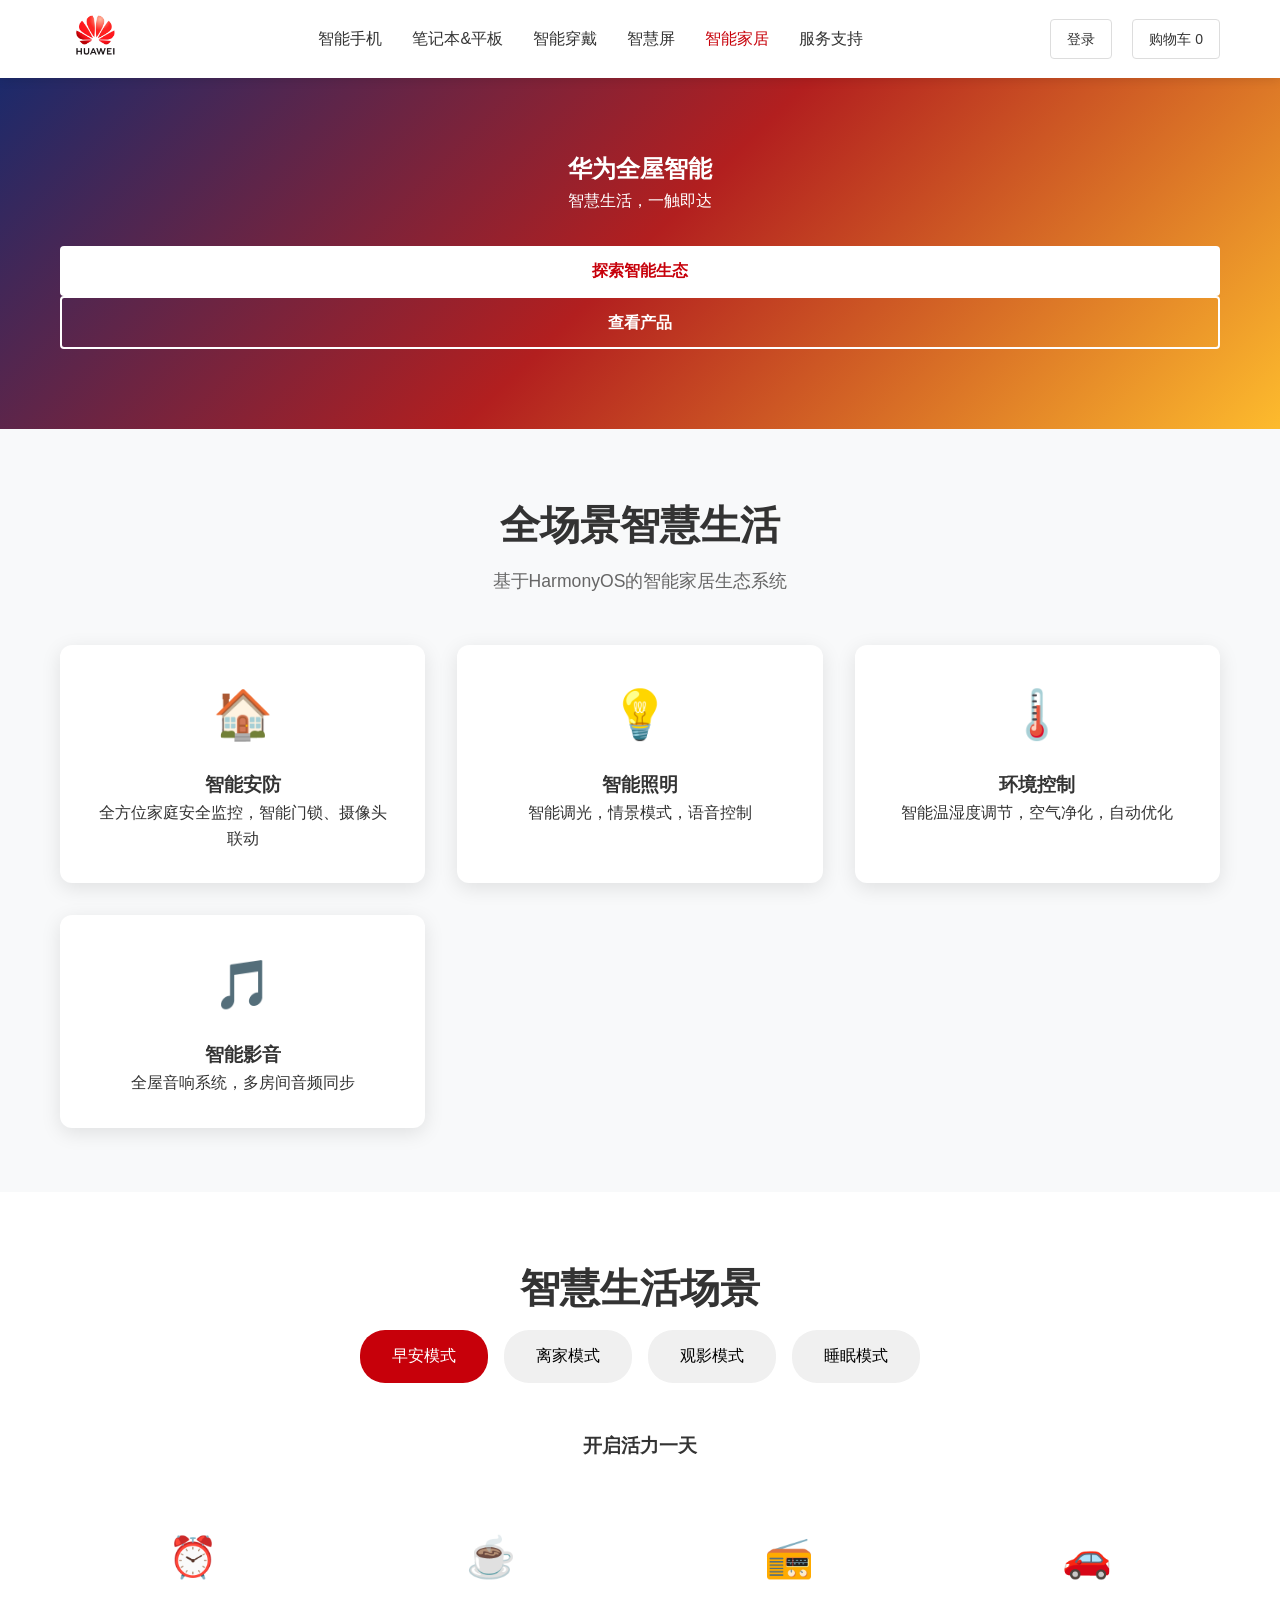
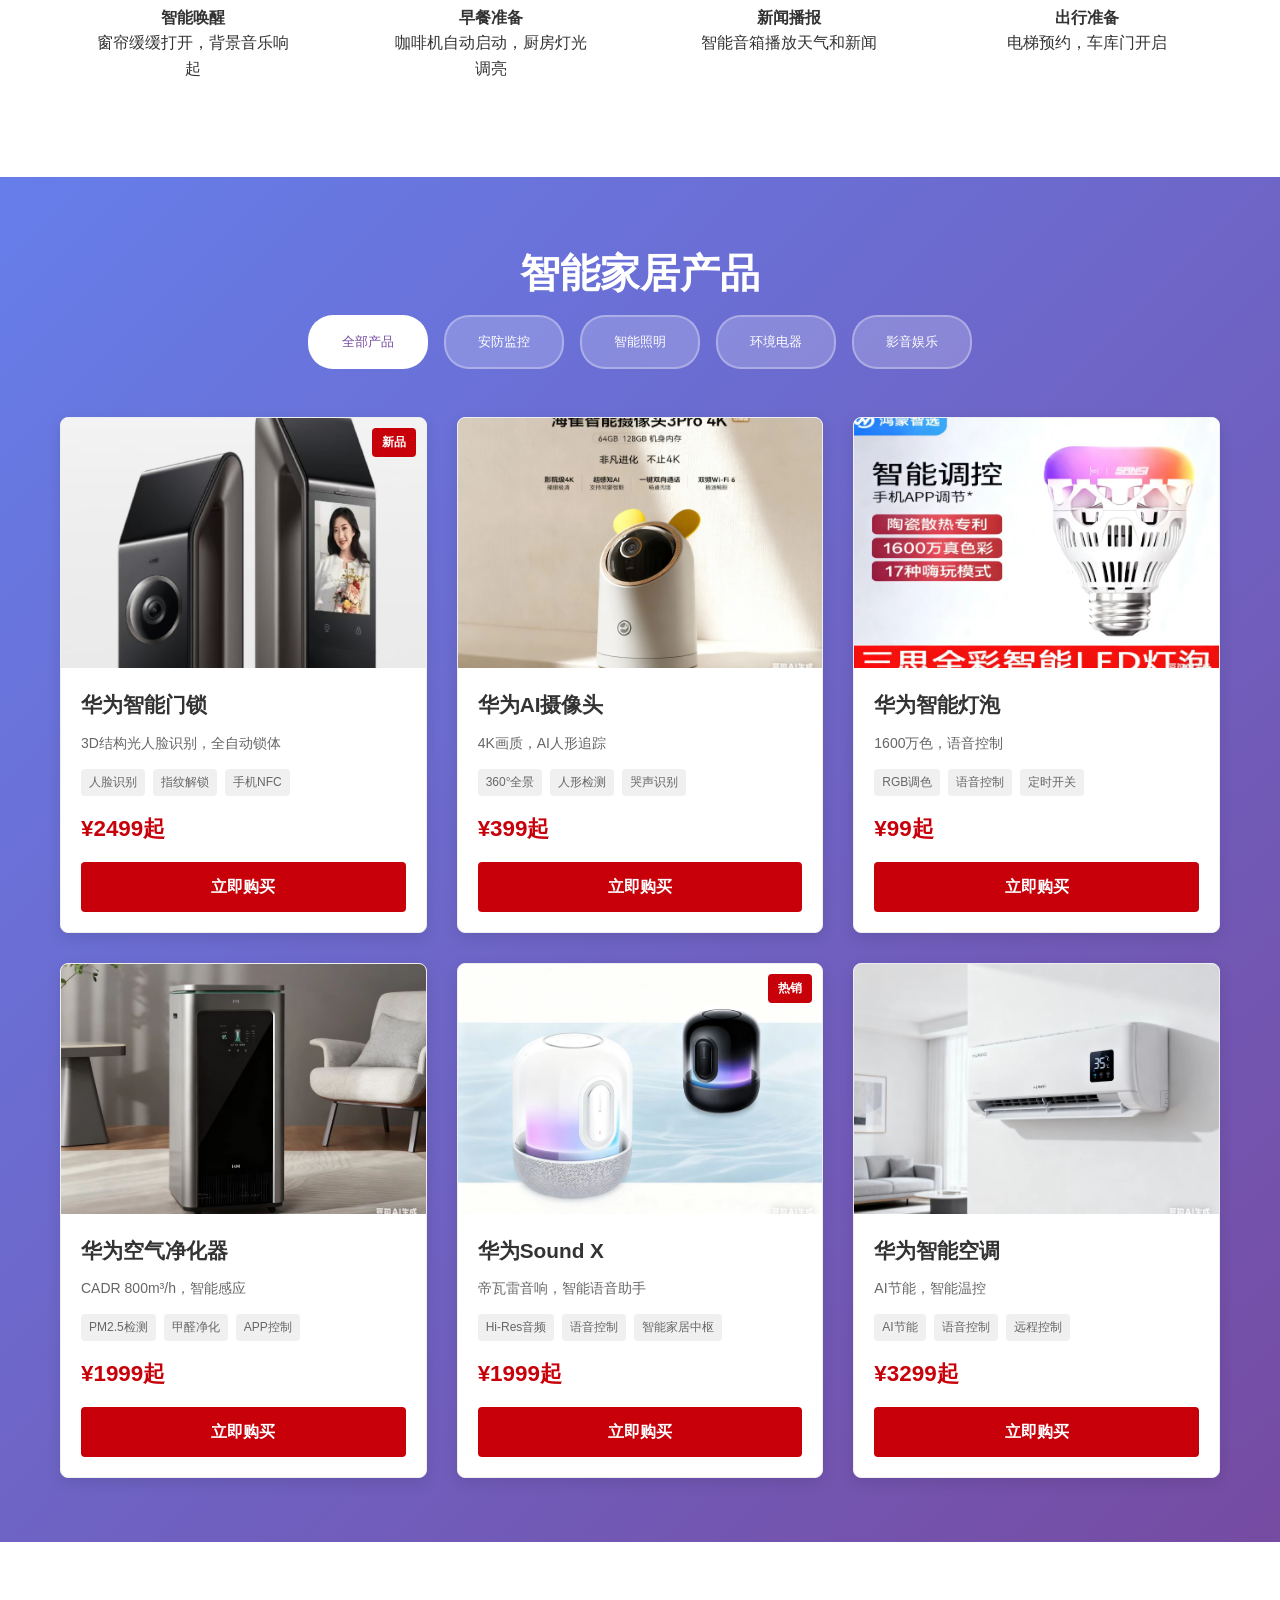
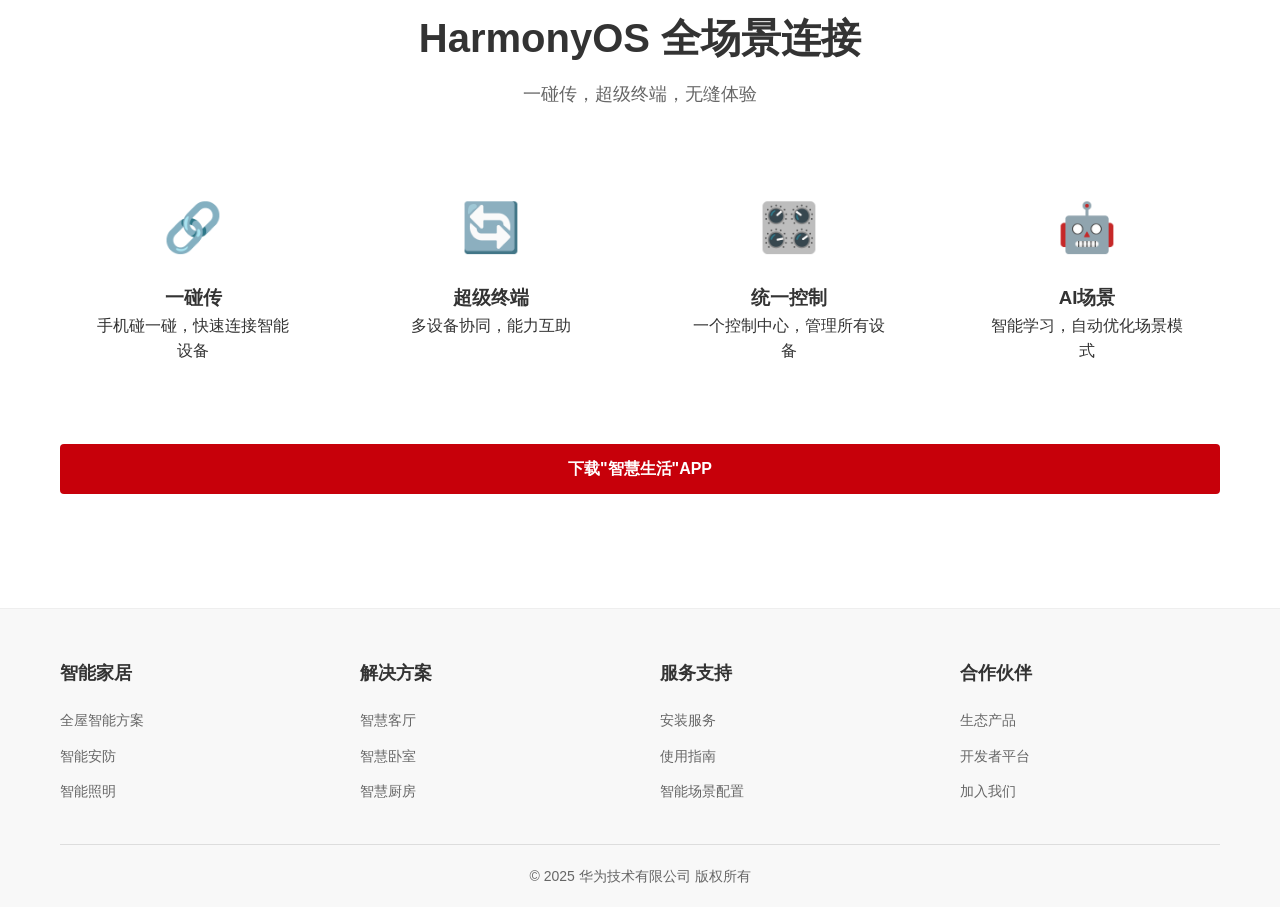
<file: smart-home.html>
<!DOCTYPE html>
<html lang="zh-CN">
<head>
    <meta charset="UTF-8">
    <meta name="viewport" content="width=device-width, initial-scale=1.0">
    <title>华为智能家居 - 官方商城</title>
    <style>
        /* 在这里粘贴与index.html相同的完整CSS代码 */
        /* 基础重置和全局样式 */
        * {
            margin: 0;
            padding: 0;
            box-sizing: border-box;
        }

        body {
            font-family: 'Arial', sans-serif;
            line-height: 1.6;
            color: #333;
            background-color: #fff;
            overflow-x: hidden;
        }

        .container {
            max-width: 1200px;
            margin: 0 auto;
            padding: 0 20px;
        }

        /* 头部导航样式 */
        .main-header {
            background: #fff;
            box-shadow: 0 2px 10px rgba(0,0,0,0.1);
            position: fixed;
            width: 100%;
            top: 0;
            z-index: 1000;
        }

        .main-header .container {
            display: flex;
            justify-content: space-between;
            align-items: center;
            padding: 15px 20px;
        }

        .logo img {
            height: 40px;
            width: auto;
        }

        .nav-list {
            display: flex;
            list-style: none;
            gap: 30px;
        }

        .nav-list a {
            text-decoration: none;
            color: #333;
            font-weight: 500;
            transition: color 0.3s;
            font-size: 16px;
        }

        .nav-list a:hover,
        .nav-list a.active {
            color: #c7000a;
        }

        .header-actions {
            display: flex;
            gap: 20px;
            align-items: center;
        }

        .login-btn, .cart-btn {
            text-decoration: none;
            color: #333;
            padding: 8px 16px;
            border: 1px solid #ddd;
            border-radius: 4px;
            transition: all 0.3s;
            font-size: 14px;
        }

        .login-btn:hover, .cart-btn:hover {
            background: #f5f5f5;
            border-color: #c7000a;
        }

        .hamburger-menu {
            display: none;
            flex-direction: column;
            cursor: pointer;
            gap: 3px;
        }

        .hamburger-menu span {
            width: 25px;
            height: 3px;
            background: #333;
            transition: 0.3s;
        }

        /* 产品网格样式 */
        .products-grid {
            display: grid;
            grid-template-columns: repeat(auto-fit, minmax(300px, 1fr));
            gap: 30px;
        }

        .product-card {
            background: white;
            border-radius: 8px;
            overflow: hidden;
            box-shadow: 0 5px 15px rgba(0,0,0,0.1);
            transition: all 0.3s ease;
            border: 1px solid #eee;
        }

        .product-card:hover {
            transform: translateY(-5px);
            box-shadow: 0 10px 25px rgba(0,0,0,0.15);
        }

        .product-image {
            height: 250px;
            overflow: hidden;
            background: #f8f8f8;
            position: relative;
        }

        .product-image img {
            width: 100%;
            height: 100%;
            object-fit: cover;
            transition: transform 0.3s ease;
        }

        .product-card:hover .product-image img {
            transform: scale(1.05);
        }

        .product-badge {
            position: absolute;
            top: 10px;
            right: 10px;
            background: #c7000a;
            color: white;
            padding: 5px 10px;
            border-radius: 4px;
            font-size: 12px;
            font-weight: bold;
        }

        .product-info {
            padding: 20px;
        }

        .product-info h3 {
            font-size: 1.3rem;
            margin-bottom: 10px;
            color: #333;
            font-weight: bold;
        }

        .product-info p {
            color: #666;
            margin-bottom: 15px;
            font-size: 14px;
        }

        .product-features {
            display: flex;
            flex-wrap: wrap;
            gap: 8px;
            margin-bottom: 15px;
        }

        .product-features span {
            background: #f0f0f0;
            padding: 4px 8px;
            border-radius: 4px;
            font-size: 12px;
            color: #666;
        }

        .price {
            font-size: 1.4rem;
            font-weight: bold;
            color: #c7000a;
            margin-bottom: 15px;
        }

        .cta-button {
            display: inline-block;
            padding: 12px 30px;
            background: #c7000a;
            color: white;
            text-decoration: none;
            border-radius: 4px;
            transition: background 0.3s;
            font-weight: bold;
            text-align: center;
            width: 100%;
        }

        .cta-button:hover {
            background: #a00008;
        }

        .section-title {
            text-align: center;
            font-size: 2.5rem;
            margin-bottom: 10px;
            color: #333;
            font-weight: bold;
        }

        .series-desc {
            text-align: center;
            color: #666;
            margin-bottom: 50px;
            font-size: 1.1rem;
        }

        /* 页脚样式 */
        .main-footer {
            background: #f8f8f8;
            padding: 50px 0 20px;
            margin-top: 50px;
            border-top: 1px solid #eee;
        }

        .footer-content {
            display: grid;
            grid-template-columns: repeat(auto-fit, minmax(250px, 1fr));
            gap: 40px;
            margin-bottom: 30px;
        }

        .footer-section h4 {
            margin-bottom: 20px;
            color: #333;
            font-weight: bold;
            font-size: 18px;
        }

        .footer-section ul {
            list-style: none;
        }

        .footer-section li {
            margin-bottom: 10px;
        }

        .footer-section a {
            text-decoration: none;
            color: #666;
            transition: color 0.3s;
            font-size: 14px;
        }

        .footer-section a:hover {
            color: #c7000a;
        }

        .footer-bottom {
            text-align: center;
            padding-top: 20px;
            border-top: 1px solid #ddd;
            color: #666;
            font-size: 14px;
        }

        /* 智能家居特有样式 */
        .smart-home-hero {
            background: linear-gradient(135deg, #1a2a6c, #b21f1f, #fdbb2d);
            color: white;
            padding: 5rem 0;
            text-align: center;
            margin-top: 70px;
        }
        
        .ecosystem-overview {
            padding: 4rem 0;
            background: #f8f9fa;
        }
        
        .ecosystem-grid {
            display: grid;
            grid-template-columns: repeat(auto-fit, minmax(300px, 1fr));
            gap: 2rem;
            margin-top: 2rem;
        }
        
        .ecosystem-card {
            background: white;
            padding: 2rem;
            border-radius: 12px;
            text-align: center;
            box-shadow: 0 5px 20px rgba(0,0,0,0.1);
            transition: transform 0.3s ease;
        }
        
        .ecosystem-card:hover {
            transform: translateY(-10px);
        }
        
        .ecosystem-icon {
            font-size: 3rem;
            margin-bottom: 1rem;
        }
        
        .scenario-showcase {
            padding: 4rem 0;
        }
        
        .scenario-tabs {
            display: flex;
            justify-content: center;
            gap: 1rem;
            margin-bottom: 3rem;
            flex-wrap: wrap;
        }
        
        .scenario-tab {
            padding: 1rem 2rem;
            background: #f0f0f0;
            border: none;
            border-radius: 25px;
            cursor: pointer;
            transition: all 0.3s ease;
            font-size: 1rem;
        }
        
        .scenario-tab.active {
            background: #c7000a;
            color: white;
        }
        
        .scenario-content {
            display: none;
        }
        
        .scenario-content.active {
            display: block;
        }
        
        .scenario-grid {
            display: grid;
            grid-template-columns: repeat(auto-fit, minmax(250px, 1fr));
            gap: 2rem;
        }
        
        .scenario-item {
            text-align: center;
            padding: 2rem;
        }
        
        .scenario-icon {
            font-size: 2.5rem;
            margin-bottom: 1rem;
        }
        
        .product-categories {
            padding: 4rem 0;
            background: linear-gradient(135deg, #667eea 0%, #764ba2 100%);
            color: white;
        }
        
        .category-tabs {
            display: flex;
            justify-content: center;
            gap: 1rem;
            margin-bottom: 3rem;
            flex-wrap: wrap;
        }
        
        .category-tab {
            padding: 1rem 2rem;
            background: rgba(255,255,255,0.2);
            color: white;
            border: 2px solid rgba(255,255,255,0.3);
            border-radius: 25px;
            cursor: pointer;
            transition: all 0.3s ease;
        }
        
        .category-tab.active {
            background: white;
            color: #764ba2;
        }
        
        .harmony-connect {
            padding: 4rem 0;
            text-align: center;
        }
        
        .connect-features {
            display: grid;
            grid-template-columns: repeat(auto-fit, minmax(250px, 1fr));
            gap: 2rem;
            margin-top: 3rem;
        }
        
        .connect-feature {
            padding: 2rem;
        }
        
        .feature-icon {
            font-size: 3rem;
            margin-bottom: 1rem;
        }

        /* 响应式设计 */
        @media (max-width: 768px) {
            .main-header .container {
                flex-wrap: wrap;
                padding: 10px 20px;
            }
            
            .nav-list {
                flex-direction: column;
                width: 100%;
                display: none;
                background: white;
                position: absolute;
                top: 100%;
                left: 0;
                box-shadow: 0 2px 10px rgba(0,0,0,0.1);
                padding: 20px 0;
            }
            
            .nav-list.active {
                display: flex;
            }
            
            .nav-list li {
                width: 100%;
                text-align: center;
                border-bottom: 1px solid #eee;
            }
            
            .nav-list a {
                display: block;
                padding: 15px;
            }
            
            .hamburger-menu {
                display: flex;
            }
            
            .section-title {
                font-size: 2rem;
            }
            
            .products-grid {
                grid-template-columns: 1fr;
                gap: 20px;
            }
            
            .footer-content {
                grid-template-columns: 1fr;
                gap: 30px;
            }

            .scenario-tabs, .category-tabs {
                flex-direction: column;
                align-items: center;
            }

            .ecosystem-grid, .scenario-grid, .connect-features {
                grid-template-columns: 1fr;
            }
        }

        /* 动画效果 */
        @keyframes fadeIn {
            from { opacity: 0; transform: translateY(20px); }
            to { opacity: 1; transform: translateY(0); }
        }

        .fade-in {
            animation: fadeIn 0.5s ease-in;
        }
    </style>
    <link rel="icon" href="./images/favicon.ico">
</head>
<body>
    <header class="main-header">
        <div class="container">
            <div class="logo">
                <a href="index.html">
                    <img src="./images/v2-7d24d51ddb74c9416b6d4f7e353fb8a5_r.png" alt="华为Logo">
                </a>
            </div>
            <nav class="main-nav">
                <ul class="nav-list">
                    <li><a href="smartphones.html">智能手机</a></li>
                    <li><a href="laptops-tablets.html">笔记本&平板</a></li>
                    <li><a href="wearables.html">智能穿戴</a></li>
                    <li><a href="smart-screen.html">智慧屏</a></li>
                    <li><a href="smart-home.html" class="active">智能家居</a></li>
                    <li><a href="support.html">服务支持</a></li>
                </ul>
            </nav>
            <div class="header-actions">
                <a href="login.html" class="login-btn">登录</a>
                <a href="cart.html" class="cart-btn">购物车 <span class="cart-count">0</span></a>
            </div>
            <div class="hamburger-menu">
                <span></span>
                <span></span>
                <span></span>
            </div>
        </div>
    </header>

    <!-- 智能家居英雄区域 -->
    <section class="smart-home-hero">
        <div class="container">
            <h1>华为全屋智能</h1>
            <p>智慧生活，一触即达</p>
            <div style="margin-top: 2rem;">
                <a href="#ecosystem" class="cta-button" style="background: white; color: #c7000a;">探索智能生态</a>
                <a href="#products" class="cta-button" style="background: transparent; border: 2px solid white;">查看产品</a>
            </div>
        </div>
    </section>

    <!-- 生态概述 -->
    <section id="ecosystem" class="ecosystem-overview">
        <div class="container">
            <h2 class="section-title">全场景智慧生活</h2>
            <p class="series-desc">基于HarmonyOS的智能家居生态系统</p>
            <div class="ecosystem-grid">
                <div class="ecosystem-card">
                    <div class="ecosystem-icon">🏠</div>
                    <h3>智能安防</h3>
                    <p>全方位家庭安全监控，智能门锁、摄像头联动</p>
                </div>
                <div class="ecosystem-card">
                    <div class="ecosystem-icon">💡</div>
                    <h3>智能照明</h3>
                    <p>智能调光，情景模式，语音控制</p>
                </div>
                <div class="ecosystem-card">
                    <div class="ecosystem-icon">🌡️</div>
                    <h3>环境控制</h3>
                    <p>智能温湿度调节，空气净化，自动优化</p>
                </div>
                <div class="ecosystem-card">
                    <div class="ecosystem-icon">🎵</div>
                    <h3>智能影音</h3>
                    <p>全屋音响系统，多房间音频同步</p>
                </div>
            </div>
        </div>
    </section>

    <!-- 场景展示 -->
    <section class="scenario-showcase">
        <div class="container">
            <h2 class="section-title">智慧生活场景</h2>
            <div class="scenario-tabs">
                <button class="scenario-tab active" data-scenario="morning">早安模式</button>
                <button class="scenario-tab" data-scenario="away">离家模式</button>
                <button class="scenario-tab" data-scenario="evening">观影模式</button>
                <button class="scenario-tab" data-scenario="sleep">睡眠模式</button>
            </div>
            
            <div id="morning" class="scenario-content active">
                <h3 style="text-align: center; margin-bottom: 2rem;">开启活力一天</h3>
                <div class="scenario-grid">
                    <div class="scenario-item">
                        <div class="scenario-icon">⏰</div>
                        <h4>智能唤醒</h4>
                        <p>窗帘缓缓打开，背景音乐响起</p>
                    </div>
                    <div class="scenario-item">
                        <div class="scenario-icon">☕</div>
                        <h4>早餐准备</h4>
                        <p>咖啡机自动启动，厨房灯光调亮</p>
                    </div>
                    <div class="scenario-item">
                        <div class="scenario-icon">📻</div>
                        <h4>新闻播报</h4>
                        <p>智能音箱播放天气和新闻</p>
                    </div>
                    <div class="scenario-item">
                        <div class="scenario-icon">🚗</div>
                        <h4>出行准备</h4>
                        <p>电梯预约，车库门开启</p>
                    </div>
                </div>
            </div>
            
            <div id="away" class="scenario-content">
                <h3 style="text-align: center; margin-bottom: 2rem;">安心离家</h3>
                <div class="scenario-grid">
                    <div class="scenario-item">
                        <div class="scenario-icon">🔒</div>
                        <h4>安防布防</h4>
                        <p>所有门窗传感器启动监控</p>
                    </div>
                    <div class="scenario-item">
                        <div class="scenario-icon">💡</div>
                        <h4>节能模式</h4>
                        <p>不必要的电器自动关闭</p>
                    </div>
                    <div class="scenario-item">
                        <div class="scenario-icon">📹</div>
                        <h4>远程监控</h4>
                        <p>摄像头开启移动侦测</p>
                    </div>
                    <div class="scenario-item">
                        <div class="scenario-icon">🌡️</div>
                        <h4>环境维持</h4>
                        <p>空调进入节能模式运行</p>
                    </div>
                </div>
            </div>
        </div>
    </section>

    <!-- 产品分类 -->
    <section id="products" class="product-categories">
        <div class="container">
            <h2 class="section-title" style="color: white;">智能家居产品</h2>
            <div class="category-tabs">
                <button class="category-tab active" data-category="all">全部产品</button>
                <button class="category-tab" data-category="security">安防监控</button>
                <button class="category-tab" data-category="lighting">智能照明</button>
                <button class="category-tab" data-category="environment">环境电器</button>
                <button class="category-tab" data-category="audio">影音娱乐</button>
            </div>
            
            <div class="products-grid">
                <div class="product-card" data-category="security">
                    <div class="product-image">
                        <img src="./images/1ea7cef7f28dbfb7e98587a6132671a1.jpg" alt="华为智能门锁">
                        <div class="product-badge">新品</div>
                    </div>
                    <div class="product-info">
                        <h3>华为智能门锁</h3>
                        <p>3D结构光人脸识别，全自动锁体</p>
                        <div class="product-features">
                            <span>人脸识别</span>
                            <span>指纹解锁</span>
                            <span>手机NFC</span>
                        </div>
                        <div class="price">¥2499起</div>
                        <a href="product-detail.html" class="cta-button">立即购买</a>
                    </div>
                </div>
                
                <div class="product-card" data-category="security">
                    <div class="product-image">
                        <img src="./images/dc6bb8293bdcdb3b59b87a7c156e34a9.jpg" alt="华为智能摄像头">
                    </div>
                    <div class="product-info">
                        <h3>华为AI摄像头</h3>
                        <p>4K画质，AI人形追踪</p>
                        <div class="product-features">
                            <span>360°全景</span>
                            <span>人形检测</span>
                            <span>哭声识别</span>
                        </div>
                        <div class="price">¥399起</div>
                        <a href="product-detail.html" class="cta-button">立即购买</a>
                    </div>
                </div>
                
                <div class="product-card" data-category="lighting">
                    <div class="product-image">
                        <img src="./images/ea9cb2382938b7f77c4de3a21577046e.jpg" alt="华为智能灯泡">
                    </div>
                    <div class="product-info">
                        <h3>华为智能灯泡</h3>
                        <p>1600万色，语音控制</p>
                        <div class="product-features">
                            <span>RGB调色</span>
                            <span>语音控制</span>
                            <span>定时开关</span>
                        </div>
                        <div class="price">¥99起</div>
                        <a href="product-detail.html" class="cta-button">立即购买</a>
                    </div>
                </div>
                
                <div class="product-card" data-category="environment">
                    <div class="product-image">
                        <img src="./images/e015d51686e11ccacbcc7db61bd9852c.jpg" alt="华为空气净化器">
                    </div>
                    <div class="product-info">
                        <h3>华为空气净化器</h3>
                        <p>CADR 800m³/h，智能感应</p>
                        <div class="product-features">
                            <span>PM2.5检测</span>
                            <span>甲醛净化</span>
                            <span>APP控制</span>
                        </div>
                        <div class="price">¥1999起</div>
                        <a href="product-detail.html" class="cta-button">立即购买</a>
                    </div>
                </div>
                
                <div class="product-card" data-category="audio">
                    <div class="product-image">
                        <img src="./images/ae293e41fd5e9ff832f239f6c576a1fb.jpg" alt="华为智能音箱">
                        <div class="product-badge">热销</div>
                    </div>
                    <div class="product-info">
                        <h3>华为Sound X</h3>
                        <p>帝瓦雷音响，智能语音助手</p>
                        <div class="product-features">
                            <span>Hi-Res音频</span>
                            <span>语音控制</span>
                            <span>智能家居中枢</span>
                        </div>
                        <div class="price">¥1999起</div>
                        <a href="product-detail.html" class="cta-button">立即购买</a>
                    </div>
                </div>
                
                <div class="product-card" data-category="environment">
                    <div class="product-image">
                        <img src="./images/9ac5069e0a17c0c0004bdeba728e9db3.jpg" alt="华为智能空调">
                    </div>
                    <div class="product-info">
                        <h3>华为智能空调</h3>
                        <p>AI节能，智能温控</p>
                        <div class="product-features">
                            <span>AI节能</span>
                            <span>语音控制</span>
                            <span>远程控制</span>
                        </div>
                        <div class="price">¥3299起</div>
                        <a href="product-detail.html" class="cta-button">立即购买</a>
                    </div>
                </div>
            </div>
        </div>
    </section>

    <!-- HarmonyOS连接 -->
    <section class="harmony-connect">
        <div class="container">
            <h2 class="section-title">HarmonyOS 全场景连接</h2>
            <p class="series-desc">一碰传，超级终端，无缝体验</p>
            
            <div class="connect-features">
                <div class="connect-feature">
                    <div class="feature-icon">🔗</div>
                    <h3>一碰传</h3>
                    <p>手机碰一碰，快速连接智能设备</p>
                </div>
                <div class="connect-feature">
                    <div class="feature-icon">🔄</div>
                    <h3>超级终端</h3>
                    <p>多设备协同，能力互助</p>
                </div>
                <div class="connect-feature">
                    <div class="feature-icon">🎛️</div>
                    <h3>统一控制</h3>
                    <p>一个控制中心，管理所有设备</p>
                </div>
                <div class="connect-feature">
                    <div class="feature-icon">🤖</div>
                    <h3>AI场景</h3>
                    <p>智能学习，自动优化场景模式</p>
                </div>
            </div>
            
            <div style="margin-top: 3rem;">
                <a href="#" class="cta-button">下载"智慧生活"APP</a>
            </div>
        </div>
    </section>

    <footer class="main-footer">
        <div class="container">
            <div class="footer-content">
                <div class="footer-section">
                    <h4>智能家居</h4>
                    <ul>
                        <li><a href="#">全屋智能方案</a></li>
                        <li><a href="#">智能安防</a></li>
                        <li><a href="#">智能照明</a></li>
                    </ul>
                </div>
                <div class="footer-section">
                    <h4>解决方案</h4>
                    <ul>
                        <li><a href="#">智慧客厅</a></li>
                        <li><a href="#">智慧卧室</a></li>
                        <li><a href="#">智慧厨房</a></li>
                    </ul>
                </div>
                <div class="footer-section">
                    <h4>服务支持</h4>
                    <ul>
                        <li><a href="#">安装服务</a></li>
                        <li><a href="#">使用指南</a></li>
                        <li><a href="#">智能场景配置</a></li>
                    </ul>
                </div>
                <div class="footer-section">
                    <h4>合作伙伴</h4>
                    <ul>
                        <li><a href="#">生态产品</a></li>
                        <li><a href="#">开发者平台</a></li>
                        <li><a href="#">加入我们</a></li>
                    </ul>
                </div>
            </div>
            <div class="footer-bottom">
                <p>&copy; 2025 华为技术有限公司 版权所有</p>
            </div>
        </div>
    </footer>

    <!-- 内联JavaScript -->
    <script>
    // 华为商城核心功能
    (function() {
        'use strict';
        
        // 购物车功能
        class ShoppingCart {
            constructor() {
                this.items = this.loadFromStorage();
                this.init();
            }

            loadFromStorage() {
                try {
                    return JSON.parse(localStorage.getItem('huawei_cart')) || [];
                } catch (error) {
                    return [];
                }
            }

            saveToStorage() {
                try {
                    localStorage.setItem('huawei_cart', JSON.stringify(this.items));
                } catch (error) {
                    console.error('保存购物车失败:', error);
                }
            }

            addItem(product) {
                const existingItem = this.items.find(item => item.id === product.id);

                if (existingItem) {
                    existingItem.quantity += product.quantity || 1;
                } else {
                    this.items.push({
                        ...product,
                        quantity: product.quantity || 1,
                        addedAt: new Date().toISOString()
                    });
                }

                this.saveToStorage();
                this.updateUI();
            }

            getTotalCount() {
                return this.items.reduce((total, item) => total + item.quantity, 0);
            }

            updateUI() {
                const totalCount = this.getTotalCount();
                
                // 更新购物车计数显示
                document.querySelectorAll('.cart-count').forEach(element => {
                    element.textContent = totalCount;
                });
            }

            init() {
                this.updateUI();
            }
        }

        // 移动菜单功能
        class MobileMenu {
            constructor() {
                this.init();
            }

            init() {
                const hamburger = document.querySelector('.hamburger-menu');
                const navList = document.querySelector('.nav-list');
                
                if (hamburger && navList) {
                    hamburger.addEventListener('click', () => {
                        navList.classList.toggle('active');
                        hamburger.classList.toggle('active');
                    });

                    // 点击外部关闭菜单
                    document.addEventListener('click', (e) => {
                        if (!hamburger.contains(e.target) && !navList.contains(e.target)) {
                            navList.classList.remove('active');
                            hamburger.classList.remove('active');
                        }
                    });
                }
            }
        }

        // 智能家居特有功能
        class SmartHomeFeatures {
            constructor() {
                this.init();
            }

            init() {
                // 场景切换功能
                document.querySelectorAll('.scenario-tab').forEach(tab => {
                    tab.addEventListener('click', function() {
                        // 移除所有激活状态
                        document.querySelectorAll('.scenario-tab').forEach(t => t.classList.remove('active'));
                        document.querySelectorAll('.scenario-content').forEach(c => c.classList.remove('active'));
                        
                        // 添加当前激活状态
                        this.classList.add('active');
                        const scenarioId = this.getAttribute('data-scenario');
                        document.getElementById(scenarioId).classList.add('active');
                    });
                });
                
                // 产品分类筛选
                document.querySelectorAll('.category-tab').forEach(tab => {
                    tab.addEventListener('click', function() {
                        // 移除所有激活状态
                        document.querySelectorAll('.category-tab').forEach(t => t.classList.remove('active'));
                        // 添加当前激活状态
                        this.classList.add('active');
                        
                        const category = this.getAttribute('data-category');
                        const products = document.querySelectorAll('.product-card');
                        
                        products.forEach(product => {
                            if (category === 'all' || product.getAttribute('data-category') === category) {
                                product.style.display = 'block';
                            } else {
                                product.style.display = 'none';
                            }
                        });
                    });
                });
                
                // 平滑滚动
                document.querySelectorAll('a[href^="#"]').forEach(anchor => {
                    anchor.addEventListener('click', function (e) {
                        e.preventDefault();
                        const target = document.querySelector(this.getAttribute('href'));
                        if (target) {
                            target.scrollIntoView({
                                behavior: 'smooth',
                                block: 'start'
                            });
                        }
                    });
                });
            }
        }

        // 主应用类
        class HuaweiStore {
            constructor() {
                this.cart = new ShoppingCart();
                this.mobileMenu = new MobileMenu();
                this.smartHomeFeatures = new SmartHomeFeatures();
                this.init();
            }

            init() {
                console.log('华为智能家居页面初始化完成');
                document.body.classList.add('fade-in');
            }
        }

        // 全局函数
        window.addToCart = function(product) {
            if (window.huaweiStore && window.huaweiStore.cart) {
                window.huaweiStore.cart.addItem(product);
                
                // 显示添加成功提示
                const notification = document.createElement('div');
                notification.innerHTML = `
                    <div style="padding: 10px;">
                        <strong>✅ 已添加到购物车</strong>
                        <p style="margin: 5px 0;">${product.name}</p>
                    </div>
                `;
                
                notification.style.cssText = `
                    position: fixed;
                    top: 100px;
                    right: 20px;
                    background: white;
                    border: 2px solid #c7000a;
                    border-radius: 8px;
                    padding: 0;
                    box-shadow: 0 5px 15px rgba(0,0,0,0.2);
                    z-index: 10000;
                    animation: slideIn 0.3s ease-out;
                    max-width: 300px;
                `;

                document.body.appendChild(notification);

                setTimeout(() => {
                    if (notification.parentNode) {
                        notification.parentNode.removeChild(notification);
                    }
                }, 3000);
            }
        };

        // 初始化
        document.addEventListener('DOMContentLoaded', function() {
            window.huaweiStore = new HuaweiStore();
            console.log('华为智能家居页面加载完成');
        });

    })();
    </script>
</body>
</html>
</file>
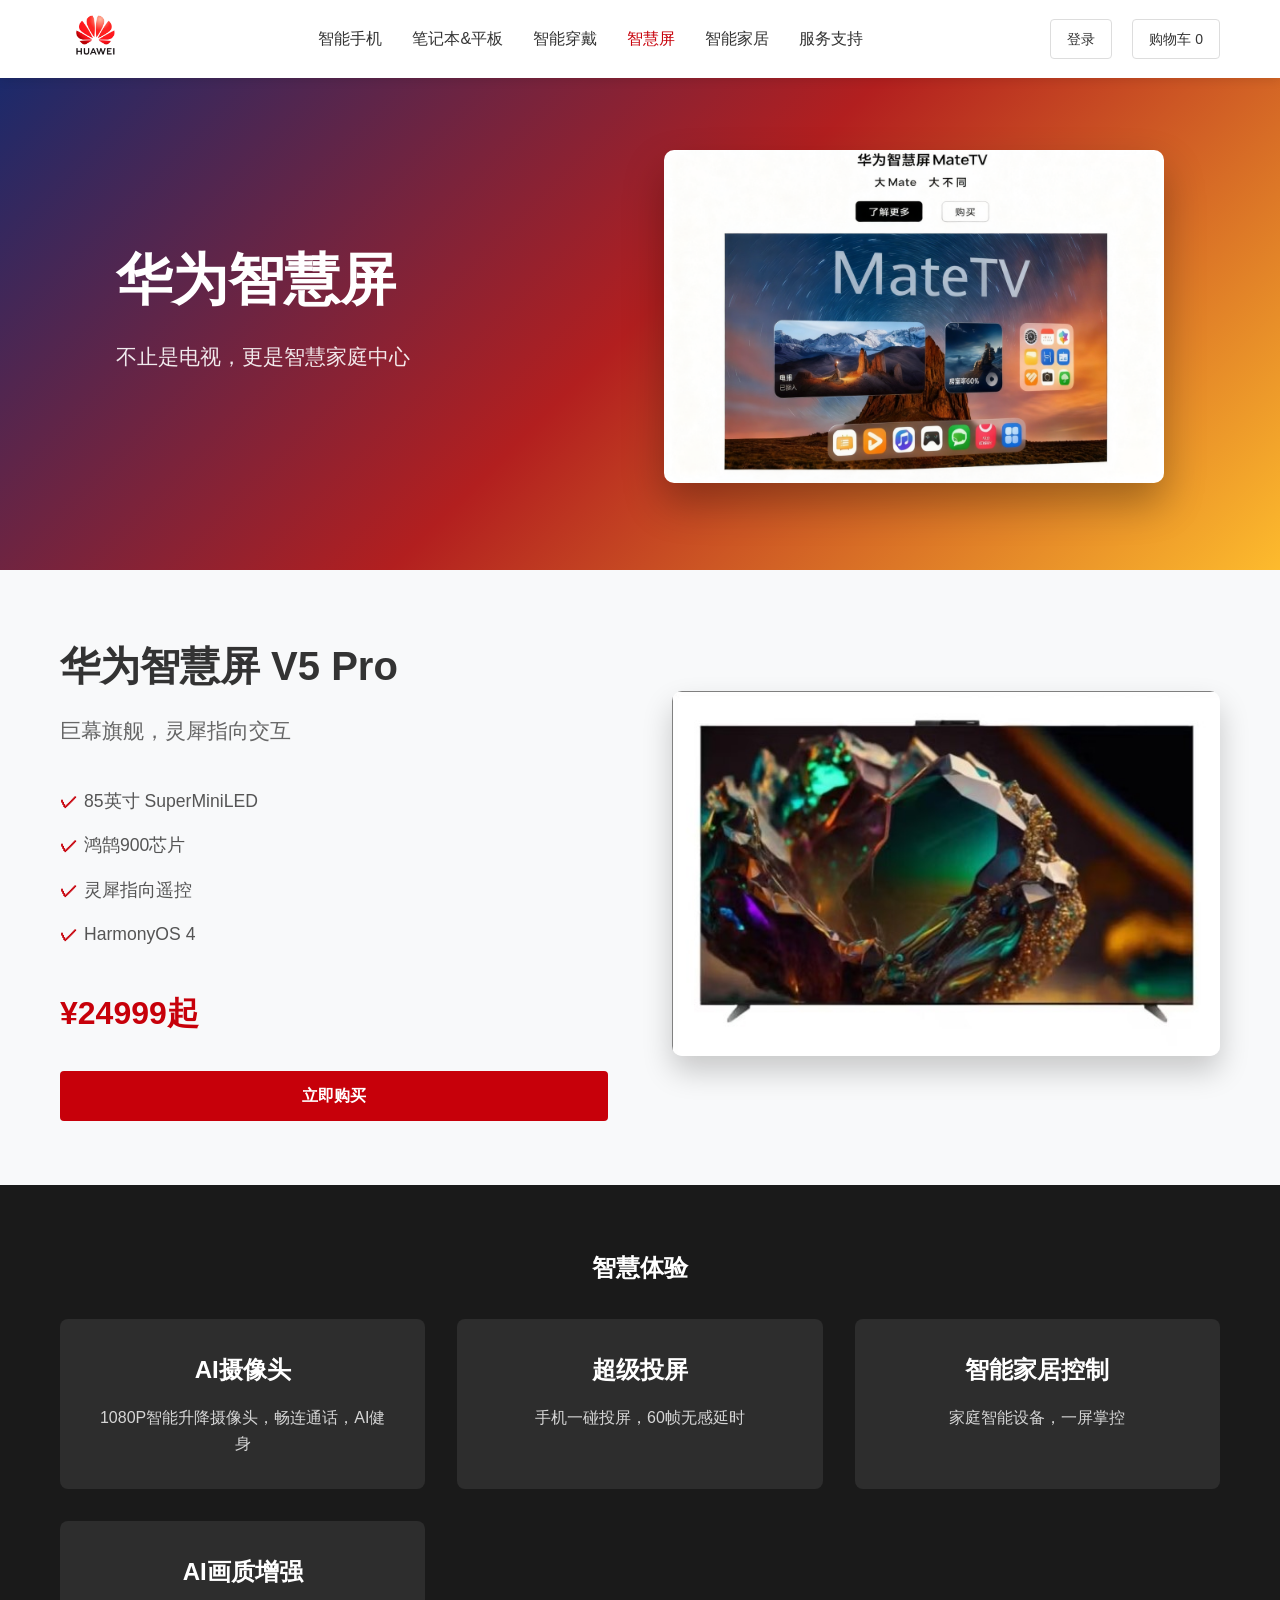
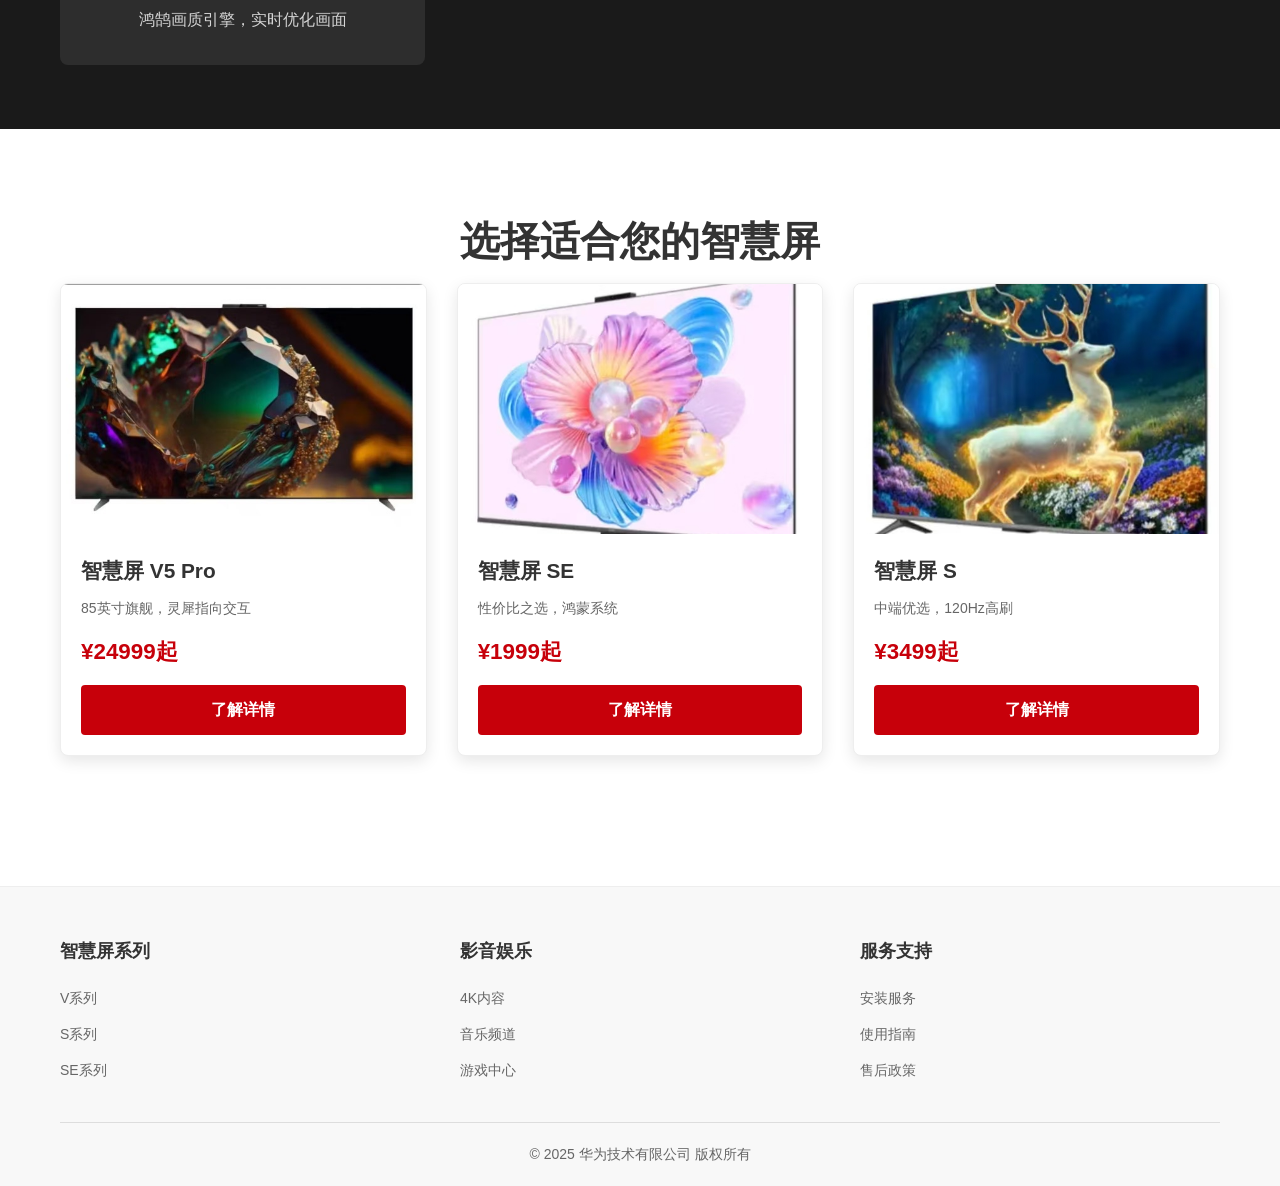
<file: smart-screen.html>
<!DOCTYPE html>
<html lang="zh-CN">
<head>
    <meta charset="UTF-8">
    <meta name="viewport" content="width=device-width, initial-scale=1.0">
    <title>华为智慧屏 - 官方商城</title>
    <style>
        /* 在这里粘贴与index.html相同的完整CSS代码 */
        /* 基础重置和全局样式 */
        * {
            margin: 0;
            padding: 0;
            box-sizing: border-box;
        }

        body {
            font-family: 'Arial', sans-serif;
            line-height: 1.6;
            color: #333;
            background-color: #fff;
            overflow-x: hidden;
        }

        .container {
            max-width: 1200px;
            margin: 0 auto;
            padding: 0 20px;
        }

        /* 头部导航样式 */
        .main-header {
            background: #fff;
            box-shadow: 0 2px 10px rgba(0,0,0,0.1);
            position: fixed;
            width: 100%;
            top: 0;
            z-index: 1000;
        }

        .main-header .container {
            display: flex;
            justify-content: space-between;
            align-items: center;
            padding: 15px 20px;
        }

        .logo img {
            height: 40px;
            width: auto;
        }

        .nav-list {
            display: flex;
            list-style: none;
            gap: 30px;
        }

        .nav-list a {
            text-decoration: none;
            color: #333;
            font-weight: 500;
            transition: color 0.3s;
            font-size: 16px;
        }

        .nav-list a:hover,
        .nav-list a.active {
            color: #c7000a;
        }

        .header-actions {
            display: flex;
            gap: 20px;
            align-items: center;
        }

        .login-btn, .cart-btn {
            text-decoration: none;
            color: #333;
            padding: 8px 16px;
            border: 1px solid #ddd;
            border-radius: 4px;
            transition: all 0.3s;
            font-size: 14px;
        }

        .login-btn:hover, .cart-btn:hover {
            background: #f5f5f5;
            border-color: #c7000a;
        }

        .hamburger-menu {
            display: none;
            flex-direction: column;
            cursor: pointer;
            gap: 3px;
        }

        .hamburger-menu span {
            width: 25px;
            height: 3px;
            background: #333;
            transition: 0.3s;
        }

        /* 页面横幅样式 */
        .page-banner {
            margin-top: 70px;
            position: relative;
            height: 300px;
            background-size: cover;
            background-position: center;
            display: flex;
            align-items: center;
            color: white;
        }

        .banner-overlay {
            position: absolute;
            top: 0;
            left: 0;
            width: 100%;
            height: 100%;
            background: rgba(0,0,0,0.5);
        }

        .page-banner .container {
            position: relative;
            z-index: 1;
        }

        .page-banner h1 {
            font-size: 3rem;
            margin-bottom: 10px;
        }

        .page-banner p {
            font-size: 1.2rem;
        }

        /* 智慧屏特有横幅样式 */
        .smart-screen-simple {
            background: linear-gradient(135deg, #1a2a6c, #b21f1f, #fdbb2d);
            display: flex;
            align-items: center;
            min-height: 500px;
        }

        .smart-screen-simple .container {
            display: grid;
            grid-template-columns: 1fr 1fr;
            gap: 3rem;
            align-items: center;
        }

        .banner-content h1 {
            font-size: 3.5rem;
            margin-bottom: 1rem;
            color: white;
        }

        .banner-content p {
            font-size: 1.3rem;
            margin-bottom: 2rem;
            color: rgba(255,255,255,0.9);
        }

        .banner-image img {
            width: 100%;
            max-width: 500px;
            border-radius: 10px;
            box-shadow: 0 20px 40px rgba(0,0,0,0.3);
        }

        /* 产品网格样式 */
        .products-grid {
            display: grid;
            grid-template-columns: repeat(auto-fit, minmax(300px, 1fr));
            gap: 30px;
        }

        .product-card {
            background: white;
            border-radius: 8px;
            overflow: hidden;
            box-shadow: 0 5px 15px rgba(0,0,0,0.1);
            transition: all 0.3s ease;
            border: 1px solid #eee;
        }

        .product-card:hover {
            transform: translateY(-5px);
            box-shadow: 0 10px 25px rgba(0,0,0,0.15);
        }

        .product-image {
            height: 250px;
            overflow: hidden;
            background: #f8f8f8;
            position: relative;
        }

        .product-image img {
            width: 100%;
            height: 100%;
            object-fit: cover;
            transition: transform 0.3s ease;
        }

        .product-card:hover .product-image img {
            transform: scale(1.05);
        }

        .product-badge {
            position: absolute;
            top: 10px;
            right: 10px;
            background: #c7000a;
            color: white;
            padding: 5px 10px;
            border-radius: 4px;
            font-size: 12px;
            font-weight: bold;
        }

        .product-info {
            padding: 20px;
        }

        .product-info h3 {
            font-size: 1.3rem;
            margin-bottom: 10px;
            color: #333;
            font-weight: bold;
        }

        .product-info p {
            color: #666;
            margin-bottom: 15px;
            font-size: 14px;
        }

        .product-specs {
            display: flex;
            flex-wrap: wrap;
            gap: 8px;
            margin-bottom: 15px;
        }

        .product-specs span {
            background: #f0f0f0;
            padding: 4px 8px;
            border-radius: 4px;
            font-size: 12px;
            color: #666;
        }

        .price {
            font-size: 1.4rem;
            font-weight: bold;
            color: #c7000a;
            margin-bottom: 15px;
        }

        .cta-button {
            display: inline-block;
            padding: 12px 30px;
            background: #c7000a;
            color: white;
            text-decoration: none;
            border-radius: 4px;
            transition: background 0.3s;
            font-weight: bold;
            text-align: center;
            width: 100%;
        }

        .cta-button:hover {
            background: #a00008;
        }

        .section-title {
            text-align: center;
            font-size: 2.5rem;
            margin-bottom: 10px;
            color: #333;
            font-weight: bold;
        }

        .series-title {
            text-align: center;
            font-size: 2.5rem;
            margin-bottom: 10px;
            color: #333;
            font-weight: bold;
        }

        .series-desc {
            text-align: center;
            color: #666;
            margin-bottom: 50px;
            font-size: 1.1rem;
        }

        /* 页脚样式 */
        .main-footer {
            background: #f8f8f8;
            padding: 50px 0 20px;
            margin-top: 50px;
            border-top: 1px solid #eee;
        }

        .footer-content {
            display: grid;
            grid-template-columns: repeat(auto-fit, minmax(250px, 1fr));
            gap: 40px;
            margin-bottom: 30px;
        }

        .footer-section h4 {
            margin-bottom: 20px;
            color: #333;
            font-weight: bold;
            font-size: 18px;
        }

        .footer-section ul {
            list-style: none;
        }

        .footer-section li {
            margin-bottom: 10px;
        }

        .footer-section a {
            text-decoration: none;
            color: #666;
            transition: color 0.3s;
            font-size: 14px;
        }

        .footer-section a:hover {
            color: #c7000a;
        }

        .footer-bottom {
            text-align: center;
            padding-top: 20px;
            border-top: 1px solid #ddd;
            color: #666;
            font-size: 14px;
        }

        /* 智慧屏特有样式 */
        .smart-features {
            background-color: #1a1a1a;
            color: white;
            padding: 4rem 0;
        }
        
        .feature-showcase {
            display: grid;
            grid-template-columns: repeat(auto-fit, minmax(300px, 1fr));
            gap: 2rem;
            margin-top: 2rem;
        }
        
        .feature-card {
            background: #2d2d2d;
            padding: 2rem;
            border-radius: 8px;
            text-align: center;
            transition: transform 0.3s ease;
        }

        .feature-card:hover {
            transform: translateY(-5px);
            background: #3d3d3d;
        }
        
        .feature-card h3 {
            color: white;
            margin-bottom: 1rem;
            font-size: 1.5rem;
        }
        
        .feature-card p {
            color: rgba(255,255,255,0.8);
            line-height: 1.6;
        }

        /* 旗舰产品样式 */
        .flagship-product {
            padding: 4rem 0;
            background: #f8f9fa;
        }

        .flagship-content {
            display: grid;
            grid-template-columns: 1fr 1fr;
            gap: 4rem;
            align-items: center;
        }

        .flagship-info h2 {
            font-size: 2.5rem;
            margin-bottom: 1rem;
            color: #333;
        }

        .flagship-desc {
            font-size: 1.3rem;
            color: #666;
            margin-bottom: 2rem;
        }

        .flagship-features {
            list-style: none;
            margin-bottom: 2rem;
        }

        .flagship-features li {
            padding: 0.5rem 0;
            font-size: 1.1rem;
            color: #555;
            position: relative;
            padding-left: 1.5rem;
        }

        .flagship-features li:before {
            content: "✓";
            position: absolute;
            left: 0;
            color: #c7000a;
            font-weight: bold;
        }

        .flagship-price {
            font-size: 2rem;
            font-weight: bold;
            color: #c7000a;
            margin-bottom: 2rem;
        }

        .flagship-image img {
            width: 100%;
            border-radius: 10px;
            box-shadow: 0 15px 30px rgba(0,0,0,0.2);
        }

        .product-series {
            padding: 80px 0;
        }

        /* 响应式设计 */
        @media (max-width: 768px) {
            .main-header .container {
                flex-wrap: wrap;
                padding: 10px 20px;
            }
            
            .nav-list {
                flex-direction: column;
                width: 100%;
                display: none;
                background: white;
                position: absolute;
                top: 100%;
                left: 0;
                box-shadow: 0 2px 10px rgba(0,0,0,0.1);
                padding: 20px 0;
            }
            
            .nav-list.active {
                display: flex;
            }
            
            .nav-list li {
                width: 100%;
                text-align: center;
                border-bottom: 1px solid #eee;
            }
            
            .nav-list a {
                display: block;
                padding: 15px;
            }
            
            .hamburger-menu {
                display: flex;
            }
            
            .smart-screen-simple .container {
                grid-template-columns: 1fr;
                text-align: center;
            }
            
            .banner-content h1 {
                font-size: 2.5rem;
            }
            
            .banner-content p {
                font-size: 1.1rem;
            }
            
            .flagship-content {
                grid-template-columns: 1fr;
                text-align: center;
            }
            
            .flagship-info h2 {
                font-size: 2rem;
            }
            
            .products-grid {
                grid-template-columns: 1fr;
                gap: 20px;
            }
            
            .section-title, .series-title {
                font-size: 2rem;
            }
            
            .footer-content {
                grid-template-columns: 1fr;
                gap: 30px;
            }

            .feature-showcase {
                grid-template-columns: 1fr;
            }
        }

        /* 动画效果 */
        @keyframes fadeIn {
            from { opacity: 0; transform: translateY(20px); }
            to { opacity: 1; transform: translateY(0); }
        }

        .fade-in {
            animation: fadeIn 0.5s ease-in;
        }
    </style>
    <link rel="icon" href="./images/favicon.ico">
</head>
<body>
    <header class="main-header">
        <div class="container">
            <div class="logo">
                <a href="index.html">
                    <img src="./images/v2-7d24d51ddb74c9416b6d4f7e353fb8a5_r.png" alt="华为Logo">
                </a>
            </div>
            <nav class="main-nav">
                <ul class="nav-list">
                    <li><a href="smartphones.html">智能手机</a></li>
                    <li><a href="laptops-tablets.html">笔记本&平板</a></li>
                    <li><a href="wearables.html">智能穿戴</a></li>
                    <li><a href="smart-screen.html" class="active">智慧屏</a></li>
                    <li><a href="smart-home.html">智能家居</a></li>
                    <li><a href="support.html">服务支持</a></li>
                </ul>
            </nav>
            <div class="header-actions">
                <a href="login.html" class="login-btn">登录</a>
                <a href="cart.html" class="cart-btn">购物车 <span class="cart-count">0</span></a>
            </div>
            <div class="hamburger-menu">
                <span></span>
                <span></span>
                <span></span>
            </div>
        </div>
    </header>

    <section class="page-banner smart-screen-simple">
        <div class="container">
            <div class="banner-content">
                <h1>华为智慧屏</h1>
                <p>不止是电视，更是智慧家庭中心</p>
            </div>
            <div class="banner-image">
                <img src="./images/图片尺寸修改-a145625d-4823-4e6a-bcab-f317cfbf12a1.png" alt="华为智慧屏">
            </div>
        </div>
    </section>

    <!-- 旗舰产品展示 -->
    <section class="flagship-product">
        <div class="container">
            <div class="flagship-content">
                <div class="flagship-info">
                    <h2>华为智慧屏 V5 Pro</h2>
                    <p class="flagship-desc">巨幕旗舰，灵犀指向交互</p>
                    <ul class="flagship-features">
                        <li>85英寸 SuperMiniLED</li>
                        <li>鸿鹄900芯片</li>
                        <li>灵犀指向遥控</li>
                        <li>HarmonyOS 4</li>
                    </ul>
                    <div class="flagship-price">¥24999起</div>
                    <a href="product-detail.html?id=vision-v5-pro" class="cta-button">立即购买</a>
                </div>
                <div class="flagship-image">
                    <img src="./images/修改尺寸 (1).jpeg" alt="华为智慧屏 V5 Pro">
                </div>
            </div>
        </div>
    </section>

    <!-- 智慧功能 -->
    <section class="smart-features">
        <div class="container">
            <h2 style="text-align: center;">智慧体验</h2>
            <div class="feature-showcase">
                <div class="feature-card">
                    <h3>AI摄像头</h3>
                    <p>1080P智能升降摄像头，畅连通话，AI健身</p>
                </div>
                <div class="feature-card">
                    <h3>超级投屏</h3>
                    <p>手机一碰投屏，60帧无感延时</p>
                </div>
                <div class="feature-card">
                    <h3>智能家居控制</h3>
                    <p>家庭智能设备，一屏掌控</p>
                </div>
                <div class="feature-card">
                    <h3>AI画质增强</h3>
                    <p>鸿鹄画质引擎，实时优化画面</p>
                </div>
            </div>
        </div>
    </section>

    <!-- 产品系列 -->
    <section class="product-series">
        <div class="container">
            <h2 class="series-title">选择适合您的智慧屏</h2>
            <div class="products-grid">
                <div class="product-card">
                    <div class="product-image">
                        <img src="./images/修改尺寸 (1).jpeg" alt="智慧屏 V5 Pro">
                    </div>
                    <div class="product-info">
                        <h3>智慧屏 V5 Pro</h3>
                        <p>85英寸旗舰，灵犀指向交互</p>
                        <div class="price">¥24999起</div>
                        <a href="product-detail.html?id=vision-v5-pro" class="cta-button">了解详情</a>
                    </div>
                </div>
                <div class="product-card">
                    <div class="product-image">
                        <img src="./images/9d43ef4744a25569c8f514640ba5c220.jpg" alt="智慧屏 SE">
                    </div>
                    <div class="product-info">
                        <h3>智慧屏 SE</h3>
                        <p>性价比之选，鸿蒙系统</p>
                        <div class="price">¥1999起</div>
                        <a href="product-detail.html?id=vision-se" class="cta-button">了解详情</a>
                    </div>
                </div>
                <div class="product-card">
                    <div class="product-image">
                        <img src="./images/9f5f0c378b050e3d64f8dde887119eff.jpg" alt="智慧屏 S">
                    </div>
                    <div class="product-info">
                        <h3>智慧屏 S</h3>
                        <p>中端优选，120Hz高刷</p>
                        <div class="price">¥3499起</div>
                        <a href="product-detail.html?id=vision-s" class="cta-button">了解详情</a>
                    </div>
                </div>
            </div>
        </div>
    </section>

    <footer class="main-footer">
        <div class="container">
            <div class="footer-content">
                <div class="footer-section">
                    <h4>智慧屏系列</h4>
                    <ul>
                        <li><a href="#">V系列</a></li>
                        <li><a href="#">S系列</a></li>
                        <li><a href="#">SE系列</a></li>
                    </ul>
                </div>
                <div class="footer-section">
                    <h4>影音娱乐</h4>
                    <ul>
                        <li><a href="#">4K内容</a></li>
                        <li><a href="#">音乐频道</a></li>
                        <li><a href="#">游戏中心</a></li>
                    </ul>
                </div>
                <div class="footer-section">
                    <h4>服务支持</h4>
                    <ul>
                        <li><a href="#">安装服务</a></li>
                        <li><a href="#">使用指南</a></li>
                        <li><a href="#">售后政策</a></li>
                    </ul>
                </div>
            </div>
            <div class="footer-bottom">
                <p>&copy; 2025 华为技术有限公司 版权所有</p>
            </div>
        </div>
    </footer>

    <!-- 内联JavaScript -->
    <script>
    // 华为商城核心功能
    (function() {
        'use strict';
        
        // 购物车功能
        class ShoppingCart {
            constructor() {
                this.items = this.loadFromStorage();
                this.init();
            }

            loadFromStorage() {
                try {
                    return JSON.parse(localStorage.getItem('huawei_cart')) || [];
                } catch (error) {
                    return [];
                }
            }

            saveToStorage() {
                try {
                    localStorage.setItem('huawei_cart', JSON.stringify(this.items));
                } catch (error) {
                    console.error('保存购物车失败:', error);
                }
            }

            addItem(product) {
                const existingItem = this.items.find(item => item.id === product.id);

                if (existingItem) {
                    existingItem.quantity += product.quantity || 1;
                } else {
                    this.items.push({
                        ...product,
                        quantity: product.quantity || 1,
                        addedAt: new Date().toISOString()
                    });
                }

                this.saveToStorage();
                this.updateUI();
            }

            getTotalCount() {
                return this.items.reduce((total, item) => total + item.quantity, 0);
            }

            updateUI() {
                const totalCount = this.getTotalCount();
                
                // 更新购物车计数显示
                document.querySelectorAll('.cart-count').forEach(element => {
                    element.textContent = totalCount;
                });
            }

            init() {
                this.updateUI();
            }
        }

        // 移动菜单功能
        class MobileMenu {
            constructor() {
                this.init();
            }

            init() {
                const hamburger = document.querySelector('.hamburger-menu');
                const navList = document.querySelector('.nav-list');
                
                if (hamburger && navList) {
                    hamburger.addEventListener('click', () => {
                        navList.classList.toggle('active');
                        hamburger.classList.toggle('active');
                    });

                    // 点击外部关闭菜单
                    document.addEventListener('click', (e) => {
                        if (!hamburger.contains(e.target) && !navList.contains(e.target)) {
                            navList.classList.remove('active');
                            hamburger.classList.remove('active');
                        }
                    });
                }
            }
        }

        // 主应用类
        class HuaweiStore {
            constructor() {
                this.cart = new ShoppingCart();
                this.mobileMenu = new MobileMenu();
                this.init();
            }

            init() {
                console.log('华为智慧屏页面初始化完成');
                document.body.classList.add('fade-in');
            }
        }

        // 全局函数
        window.addToCart = function(product) {
            if (window.huaweiStore && window.huaweiStore.cart) {
                window.huaweiStore.cart.addItem(product);
                
                // 显示添加成功提示
                const notification = document.createElement('div');
                notification.innerHTML = `
                    <div style="padding: 10px;">
                        <strong>✅ 已添加到购物车</strong>
                        <p style="margin: 5px 0;">${product.name}</p>
                    </div>
                `;
                
                notification.style.cssText = `
                    position: fixed;
                    top: 100px;
                    right: 20px;
                    background: white;
                    border: 2px solid #c7000a;
                    border-radius: 8px;
                    padding: 0;
                    box-shadow: 0 5px 15px rgba(0,0,0,0.2);
                    z-index: 10000;
                    animation: slideIn 0.3s ease-out;
                    max-width: 300px;
                `;

                document.body.appendChild(notification);

                setTimeout(() => {
                    if (notification.parentNode) {
                        notification.parentNode.removeChild(notification);
                    }
                }, 3000);
            }
        };

        // 初始化
        document.addEventListener('DOMContentLoaded', function() {
            window.huaweiStore = new HuaweiStore();
            console.log('华为智慧屏页面加载完成');
        });

    })();
    </script>
</body>
</html>
</file>
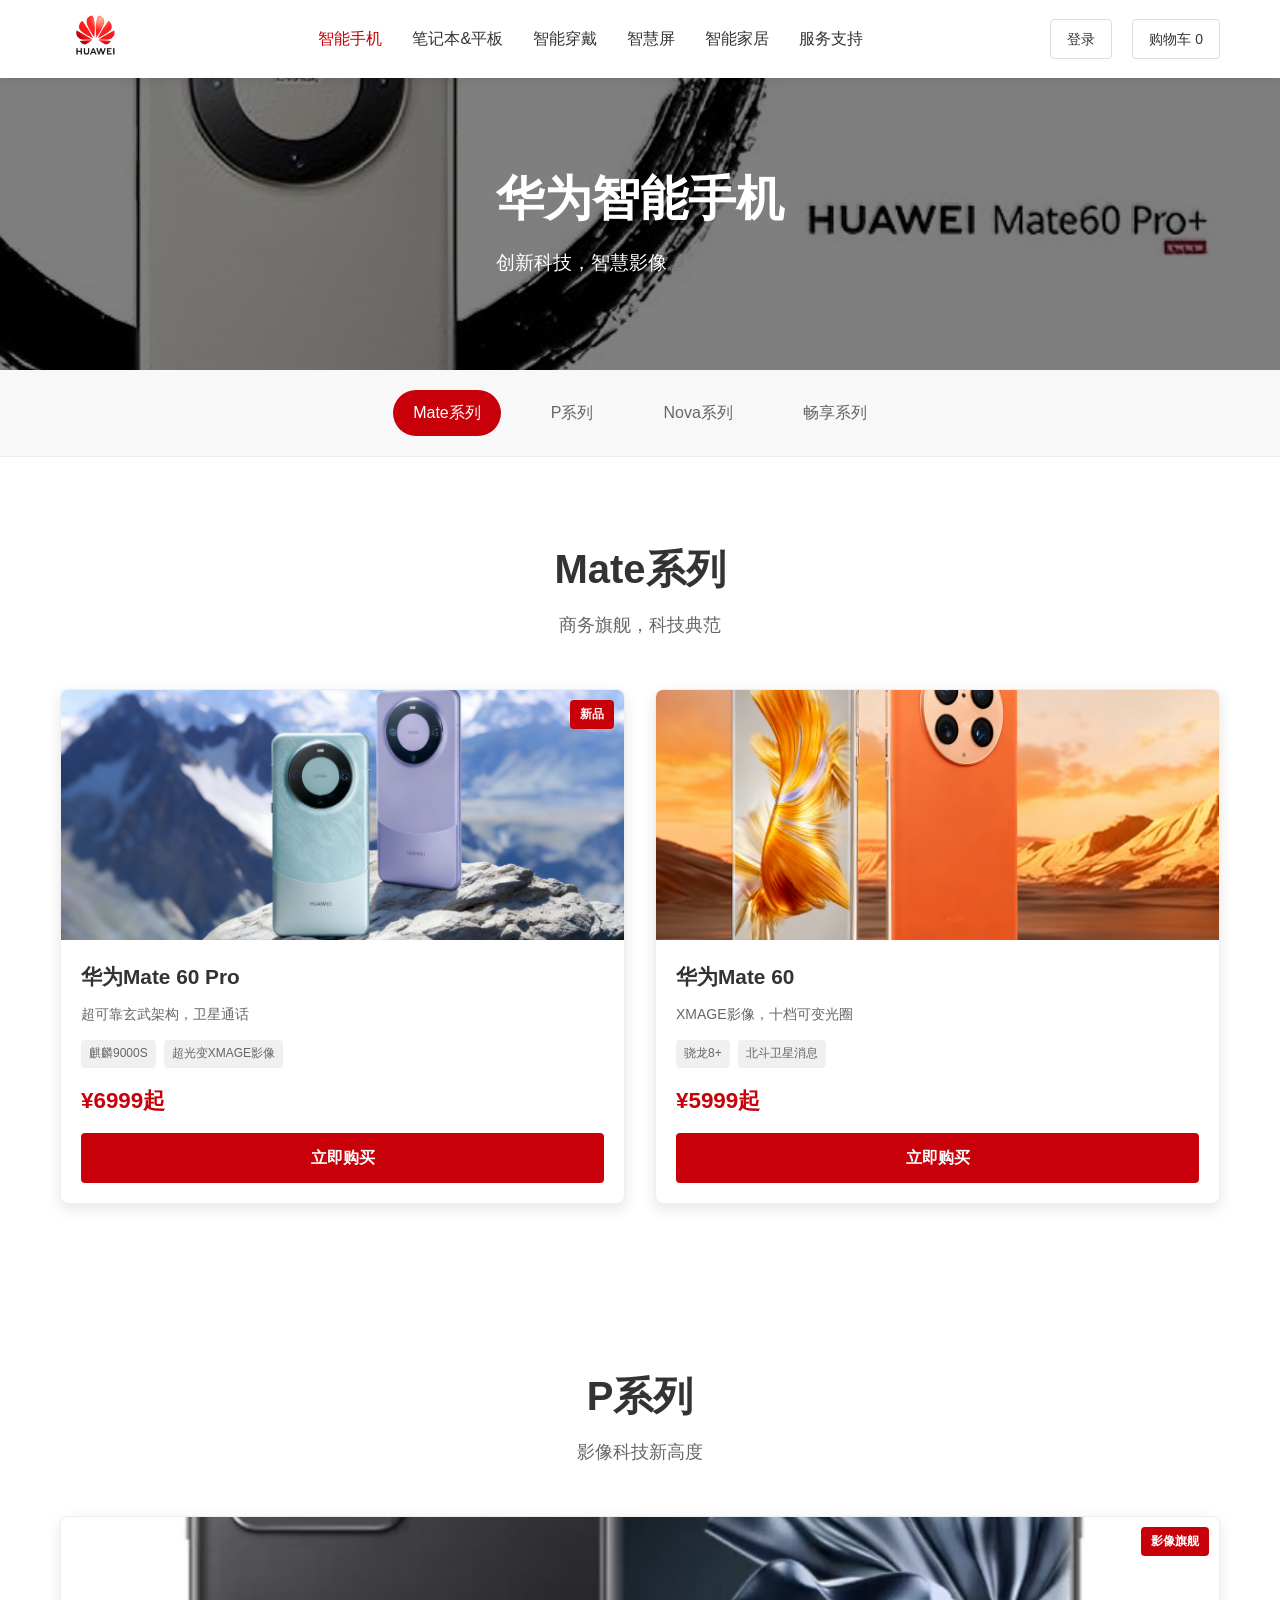
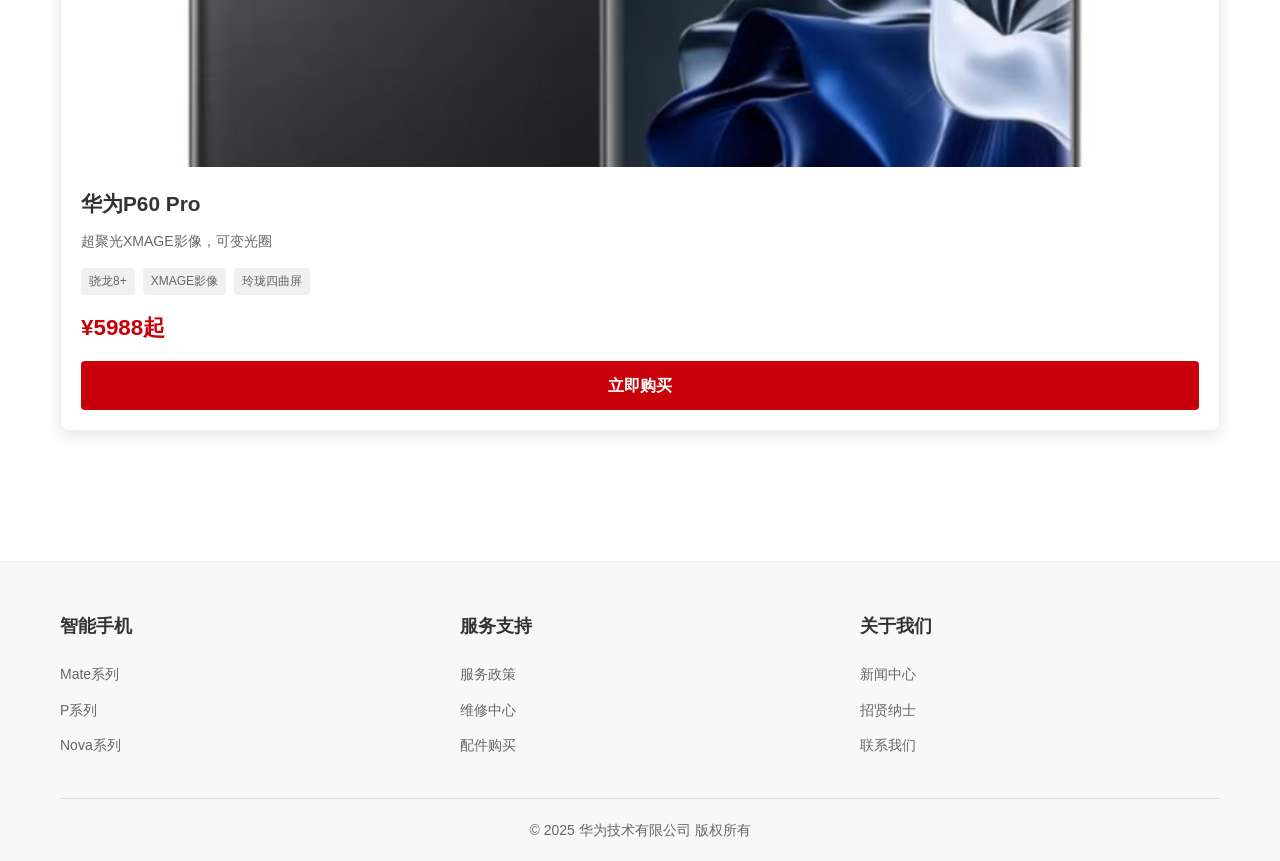
<file: smartphones.html>
<!DOCTYPE html>
<html lang="zh-CN">
<head>
    <meta charset="UTF-8">
    <meta name="viewport" content="width=device-width, initial-scale=1.0">
    <title>华为智能手机 - 官方商城</title>
    <style>
        /* 在这里粘贴与index.html相同的CSS代码 */
        /* 基础重置和全局样式 */
        * {
            margin: 0;
            padding: 0;
            box-sizing: border-box;
        }

        body {
            font-family: 'Arial', sans-serif;
            line-height: 1.6;
            color: #333;
            background-color: #fff;
            overflow-x: hidden;
        }

        .container {
            max-width: 1200px;
            margin: 0 auto;
            padding: 0 20px;
        }

        /* 头部导航样式 */
        .main-header {
            background: #fff;
            box-shadow: 0 2px 10px rgba(0,0,0,0.1);
            position: fixed;
            width: 100%;
            top: 0;
            z-index: 1000;
        }

        .main-header .container {
            display: flex;
            justify-content: space-between;
            align-items: center;
            padding: 15px 20px;
        }

        .logo img {
            height: 40px;
            width: auto;
        }

        .nav-list {
            display: flex;
            list-style: none;
            gap: 30px;
        }

        .nav-list a {
            text-decoration: none;
            color: #333;
            font-weight: 500;
            transition: color 0.3s;
            font-size: 16px;
        }

        .nav-list a:hover,
        .nav-list a.active {
            color: #c7000a;
        }

        .header-actions {
            display: flex;
            gap: 20px;
            align-items: center;
        }

        .login-btn, .cart-btn {
            text-decoration: none;
            color: #333;
            padding: 8px 16px;
            border: 1px solid #ddd;
            border-radius: 4px;
            transition: all 0.3s;
            font-size: 14px;
        }

        .login-btn:hover, .cart-btn:hover {
            background: #f5f5f5;
            border-color: #c7000a;
        }

        .hamburger-menu {
            display: none;
            flex-direction: column;
            cursor: pointer;
            gap: 3px;
        }

        .hamburger-menu span {
            width: 25px;
            height: 3px;
            background: #333;
            transition: 0.3s;
        }

        /* 页面横幅样式 */
        .page-banner {
            margin-top: 70px;
            position: relative;
            height: 300px;
            background-size: cover;
            background-position: center;
            display: flex;
            align-items: center;
            color: white;
        }

        .banner-overlay {
            position: absolute;
            top: 0;
            left: 0;
            width: 100%;
            height: 100%;
            background: rgba(0,0,0,0.5);
        }

        .page-banner .container {
            position: relative;
            z-index: 1;
        }

        .page-banner h1 {
            font-size: 3rem;
            margin-bottom: 10px;
        }

        .page-banner p {
            font-size: 1.2rem;
        }

        /* 系列导航 */
        .series-nav {
            background: #f8f8f8;
            padding: 20px 0;
            border-bottom: 1px solid #eee;
        }

        .series-tabs {
            display: flex;
            justify-content: center;
            gap: 30px;
        }

        .series-tab {
            text-decoration: none;
            color: #666;
            font-weight: 500;
            padding: 10px 20px;
            border-radius: 25px;
            transition: all 0.3s;
        }

        .series-tab.active,
        .series-tab:hover {
            background: #c7000a;
            color: white;
        }

        /* 产品系列样式 */
        .product-series {
            padding: 80px 0;
        }

        .series-title {
            text-align: center;
            font-size: 2.5rem;
            margin-bottom: 10px;
            color: #333;
        }

        .series-desc {
            text-align: center;
            color: #666;
            margin-bottom: 50px;
            font-size: 1.1rem;
        }

        .products-grid {
            display: grid;
            grid-template-columns: repeat(auto-fit, minmax(300px, 1fr));
            gap: 30px;
        }

        .product-card {
            background: white;
            border-radius: 8px;
            overflow: hidden;
            box-shadow: 0 5px 15px rgba(0,0,0,0.1);
            transition: all 0.3s ease;
            border: 1px solid #eee;
        }

        .product-card:hover {
            transform: translateY(-5px);
            box-shadow: 0 10px 25px rgba(0,0,0,0.15);
        }

        .product-image {
            height: 250px;
            overflow: hidden;
            background: #f8f8f8;
            position: relative;
        }

        .product-image img {
            width: 100%;
            height: 100%;
            object-fit: cover;
            transition: transform 0.3s ease;
        }

        .product-card:hover .product-image img {
            transform: scale(1.05);
        }

        .product-badge {
            position: absolute;
            top: 10px;
            right: 10px;
            background: #c7000a;
            color: white;
            padding: 5px 10px;
            border-radius: 4px;
            font-size: 12px;
            font-weight: bold;
        }

        .product-info {
            padding: 20px;
        }

        .product-info h3 {
            font-size: 1.3rem;
            margin-bottom: 10px;
            color: #333;
            font-weight: bold;
        }

        .product-info p {
            color: #666;
            margin-bottom: 15px;
            font-size: 14px;
        }

        .product-features {
            display: flex;
            flex-wrap: wrap;
            gap: 8px;
            margin-bottom: 15px;
        }

        .product-features span {
            background: #f0f0f0;
            padding: 4px 8px;
            border-radius: 4px;
            font-size: 12px;
            color: #666;
        }

        .price {
            font-size: 1.4rem;
            font-weight: bold;
            color: #c7000a;
            margin-bottom: 15px;
        }

        .cta-button {
            display: inline-block;
            padding: 12px 30px;
            background: #c7000a;
            color: white;
            text-decoration: none;
            border-radius: 4px;
            transition: background 0.3s;
            font-weight: bold;
            text-align: center;
            width: 100%;
        }

        .cta-button:hover {
            background: #a00008;
        }

        /* 页脚样式 */
        .main-footer {
            background: #f8f8f8;
            padding: 50px 0 20px;
            margin-top: 50px;
            border-top: 1px solid #eee;
        }

        .footer-content {
            display: grid;
            grid-template-columns: repeat(auto-fit, minmax(250px, 1fr));
            gap: 40px;
            margin-bottom: 30px;
        }

        .footer-section h4 {
            margin-bottom: 20px;
            color: #333;
            font-weight: bold;
            font-size: 18px;
        }

        .footer-section ul {
            list-style: none;
        }

        .footer-section li {
            margin-bottom: 10px;
        }

        .footer-section a {
            text-decoration: none;
            color: #666;
            transition: color 0.3s;
            font-size: 14px;
        }

        .footer-section a:hover {
            color: #c7000a;
        }

        .footer-bottom {
            text-align: center;
            padding-top: 20px;
            border-top: 1px solid #ddd;
            color: #666;
            font-size: 14px;
        }

        /* 响应式设计 */
        @media (max-width: 768px) {
            .main-header .container {
                flex-wrap: wrap;
                padding: 10px 20px;
            }
            
            .nav-list {
                flex-direction: column;
                width: 100%;
                display: none;
                background: white;
                position: absolute;
                top: 100%;
                left: 0;
                box-shadow: 0 2px 10px rgba(0,0,0,0.1);
                padding: 20px 0;
            }
            
            .nav-list.active {
                display: flex;
            }
            
            .nav-list li {
                width: 100%;
                text-align: center;
                border-bottom: 1px solid #eee;
            }
            
            .nav-list a {
                display: block;
                padding: 15px;
            }
            
            .hamburger-menu {
                display: flex;
            }
            
            .page-banner h1 {
                font-size: 2rem;
            }
            
            .page-banner p {
                font-size: 1rem;
            }
            
            .series-tabs {
                flex-wrap: wrap;
                gap: 10px;
            }
            
            .products-grid {
                grid-template-columns: 1fr;
                gap: 20px;
            }
            
            .series-title {
                font-size: 2rem;
            }
            
            .footer-content {
                grid-template-columns: 1fr;
                gap: 30px;
            }
        }

        /* 动画效果 */
        @keyframes fadeIn {
            from { opacity: 0; transform: translateY(20px); }
            to { opacity: 1; transform: translateY(0); }
        }

        .fade-in {
            animation: fadeIn 0.5s ease-in;
        }
    </style>
    <link rel="icon" href="./images/favicon.ico">
</head>
<body>
    <!-- 顶部导航栏 -->
    <header class="main-header">
        <div class="container">
            <div class="logo">
                <a href="index.html">
                    <img src="./images/v2-7d24d51ddb74c9416b6d4f7e353fb8a5_r.png" alt="华为Logo">
                </a>
            </div>
            <nav class="main-nav">
                <ul class="nav-list">
                    <li><a href="smartphones.html" class="active">智能手机</a></li>
                    <li><a href="laptops-tablets.html">笔记本&平板</a></li>
                    <li><a href="wearables.html">智能穿戴</a></li>
                    <li><a href="smart-screen.html">智慧屏</a></li>
                    <li><a href="smart-home.html">智能家居</a></li>
                    <li><a href="support.html">服务支持</a></li>
                </ul>
            </nav>
            <div class="header-actions">
                <a href="login.html" class="login-btn">登录</a>
                <a href="cart.html" class="cart-btn">购物车 <span class="cart-count">0</span></a>
            </div>
            <div class="hamburger-menu">
                <span></span>
                <span></span>
                <span></span>
            </div>
        </div>
    </header>

    <!-- 页面横幅 -->
    <section class="page-banner" style="background-image: url('./images/11.jpg');">
        <div class="banner-overlay"></div>
        <div class="container">
            <h1>华为智能手机</h1>
            <p>创新科技，智慧影像</p>
        </div>
    </section>

    <!-- 产品系列导航 -->
    <section class="series-nav">
        <div class="container">
            <div class="series-tabs">
                <a href="#mate" class="series-tab active">Mate系列</a>
                <a href="#p" class="series-tab">P系列</a>
                <a href="#nova" class="series-tab">Nova系列</a>
                <a href="#enjoy" class="series-tab">畅享系列</a>
            </div>
        </div>
    </section>

    <!-- Mate系列 -->
    <section id="mate" class="product-series">
        <div class="container">
            <h2 class="series-title">Mate系列</h2>
            <p class="series-desc">商务旗舰，科技典范</p>
            <div class="products-grid">
                <div class="product-card">
                    <div class="product-image">
                        <img src="./images/22.jpg" alt="华为Mate 60 Pro">
                        <div class="product-badge">新品</div>
                    </div>
                    <div class="product-info">
                        <h3>华为Mate 60 Pro</h3>
                        <p>超可靠玄武架构，卫星通话</p>
                        <div class="product-features">
                            <span>麒麟9000S</span>
                            <span>超光变XMAGE影像</span>
                        </div>
                        <div class="price">¥6999起</div>
                        <a href="product-detail.html?id=mate60-pro" class="cta-button">立即购买</a>
                    </div>
                </div>
                <div class="product-card">
                    <div class="product-image">
                        <img src="./images/华为+Mate+50+介绍.jpg" alt="华为Mate 50">
                    </div>
                    <div class="product-info">
                        <h3>华为Mate 60</h3>
                        <p>XMAGE影像，十档可变光圈</p>
                        <div class="product-features">
                            <span>骁龙8+</span>
                            <span>北斗卫星消息</span>
                        </div>
                        <div class="price">¥5999起</div>
                        <a href="product-detail.html?id=mate60" class="cta-button">立即购买</a>
                    </div>
                </div>
            </div>
        </div>
    </section>

    <!-- P系列 -->
    <section id="p" class="product-series">
        <div class="container">
            <h2 class="series-title">P系列</h2>
            <p class="series-desc">影像科技新高度</p>
            <div class="products-grid">
                <div class="product-card">
                    <div class="product-image">
                        <img src="./images/9bc0e3a03e646ffb9168cb83665672ff.jpg" alt="华为P60 Pro">
                        <div class="product-badge">影像旗舰</div>
                    </div>
                    <div class="product-info">
                        <h3>华为P60 Pro</h3>
                        <p>超聚光XMAGE影像，可变光圈</p>
                        <div class="product-features">
                            <span>骁龙8+</span>
                            <span>XMAGE影像</span>
                            <span>玲珑四曲屏</span>
                        </div>
                        <div class="price">¥5988起</div>
                        <a href="product-detail.html?id=p60-pro" class="cta-button">立即购买</a>
                    </div>
                </div>
                <!-- 其他P系列产品 -->
            </div>
        </div>
    </section>

    <!-- 页脚 -->
    <footer class="main-footer">
        <div class="container">
            <div class="footer-content">
                <div class="footer-section">
                    <h4>智能手机</h4>
                    <ul>
                        <li><a href="#">Mate系列</a></li>
                        <li><a href="#">P系列</a></li>
                        <li><a href="#">Nova系列</a></li>
                    </ul>
                </div>
                <div class="footer-section">
                    <h4>服务支持</h4>
                    <ul>
                        <li><a href="#">服务政策</a></li>
                        <li><a href="#">维修中心</a></li>
                        <li><a href="#">配件购买</a></li>
                    </ul>
                </div>
                <div class="footer-section">
                    <h4>关于我们</h4>
                    <ul>
                        <li><a href="#">新闻中心</a></li>
                        <li><a href="#">招贤纳士</a></li>
                        <li><a href="#">联系我们</a></li>
                    </ul>
                </div>
            </div>
            <div class="footer-bottom">
                <p>&copy; 2025 华为技术有限公司 版权所有</p>
            </div>
        </div>
    </footer>

    <!-- 内联JavaScript -->
    <script>
    // 华为商城核心功能
    (function() {
        'use strict';
        
        // 购物车功能
        class ShoppingCart {
            constructor() {
                this.items = this.loadFromStorage();
                this.init();
            }

            loadFromStorage() {
                try {
                    return JSON.parse(localStorage.getItem('huawei_cart')) || [];
                } catch (error) {
                    return [];
                }
            }

            saveToStorage() {
                try {
                    localStorage.setItem('huawei_cart', JSON.stringify(this.items));
                } catch (error) {
                    console.error('保存购物车失败:', error);
                }
            }

            addItem(product) {
                const existingItem = this.items.find(item => item.id === product.id);

                if (existingItem) {
                    existingItem.quantity += product.quantity || 1;
                } else {
                    this.items.push({
                        ...product,
                        quantity: product.quantity || 1,
                        addedAt: new Date().toISOString()
                    });
                }

                this.saveToStorage();
                this.updateUI();
            }

            getTotalCount() {
                return this.items.reduce((total, item) => total + item.quantity, 0);
            }

            updateUI() {
                const totalCount = this.getTotalCount();
                
                // 更新购物车计数显示
                document.querySelectorAll('.cart-count').forEach(element => {
                    element.textContent = totalCount;
                });
            }

            init() {
                this.updateUI();
            }
        }

        // 移动菜单功能
        class MobileMenu {
            constructor() {
                this.init();
            }

            init() {
                const hamburger = document.querySelector('.hamburger-menu');
                const navList = document.querySelector('.nav-list');
                
                if (hamburger && navList) {
                    hamburger.addEventListener('click', () => {
                        navList.classList.toggle('active');
                        hamburger.classList.toggle('active');
                    });

                    // 点击外部关闭菜单
                    document.addEventListener('click', (e) => {
                        if (!hamburger.contains(e.target) && !navList.contains(e.target)) {
                            navList.classList.remove('active');
                            hamburger.classList.remove('active');
                        }
                    });
                }
            }
        }

        // 标签切换功能
        class TabSwitcher {
            constructor() {
                this.init();
            }

            init() {
                const tabs = document.querySelectorAll('.series-tab');
                
                tabs.forEach(tab => {
                    tab.addEventListener('click', (e) => {
                        e.preventDefault();
                        
                        // 移除所有活跃状态
                        tabs.forEach(t => t.classList.remove('active'));
                        
                        // 添加当前活跃状态
                        tab.classList.add('active');
                        
                        // 滚动到对应区域
                        const targetId = tab.getAttribute('href');
                        const targetSection = document.querySelector(targetId);
                        
                        if (targetSection) {
                            window.scrollTo({
                                top: targetSection.offsetTop - 100,
                                behavior: 'smooth'
                            });
                        }
                    });
                });
            }
        }

        // 主应用类
        class HuaweiStore {
            constructor() {
                this.cart = new ShoppingCart();
                this.mobileMenu = new MobileMenu();
                this.tabSwitcher = new TabSwitcher();
                this.init();
            }

            init() {
                console.log('华为智能手机页面初始化完成');
                document.body.classList.add('fade-in');
            }
        }

        // 全局函数
        window.addToCart = function(product) {
            if (window.huaweiStore && window.huaweiStore.cart) {
                window.huaweiStore.cart.addItem(product);
                
                // 显示添加成功提示
                const notification = document.createElement('div');
                notification.innerHTML = `
                    <div style="padding: 10px;">
                        <strong>✅ 已添加到购物车</strong>
                        <p style="margin: 5px 0;">${product.name}</p>
                    </div>
                `;
                
                notification.style.cssText = `
                    position: fixed;
                    top: 100px;
                    right: 20px;
                    background: white;
                    border: 2px solid #c7000a;
                    border-radius: 8px;
                    padding: 0;
                    box-shadow: 0 5px 15px rgba(0,0,0,0.2);
                    z-index: 10000;
                    animation: slideIn 0.3s ease-out;
                    max-width: 300px;
                `;

                document.body.appendChild(notification);

                setTimeout(() => {
                    if (notification.parentNode) {
                        notification.parentNode.removeChild(notification);
                    }
                }, 3000);
            }
        };

        // 初始化
        document.addEventListener('DOMContentLoaded', function() {
            window.huaweiStore = new HuaweiStore();
            console.log('华为智能手机页面加载完成');
        });

    })();
    </script>
</body>
</html>
</file>
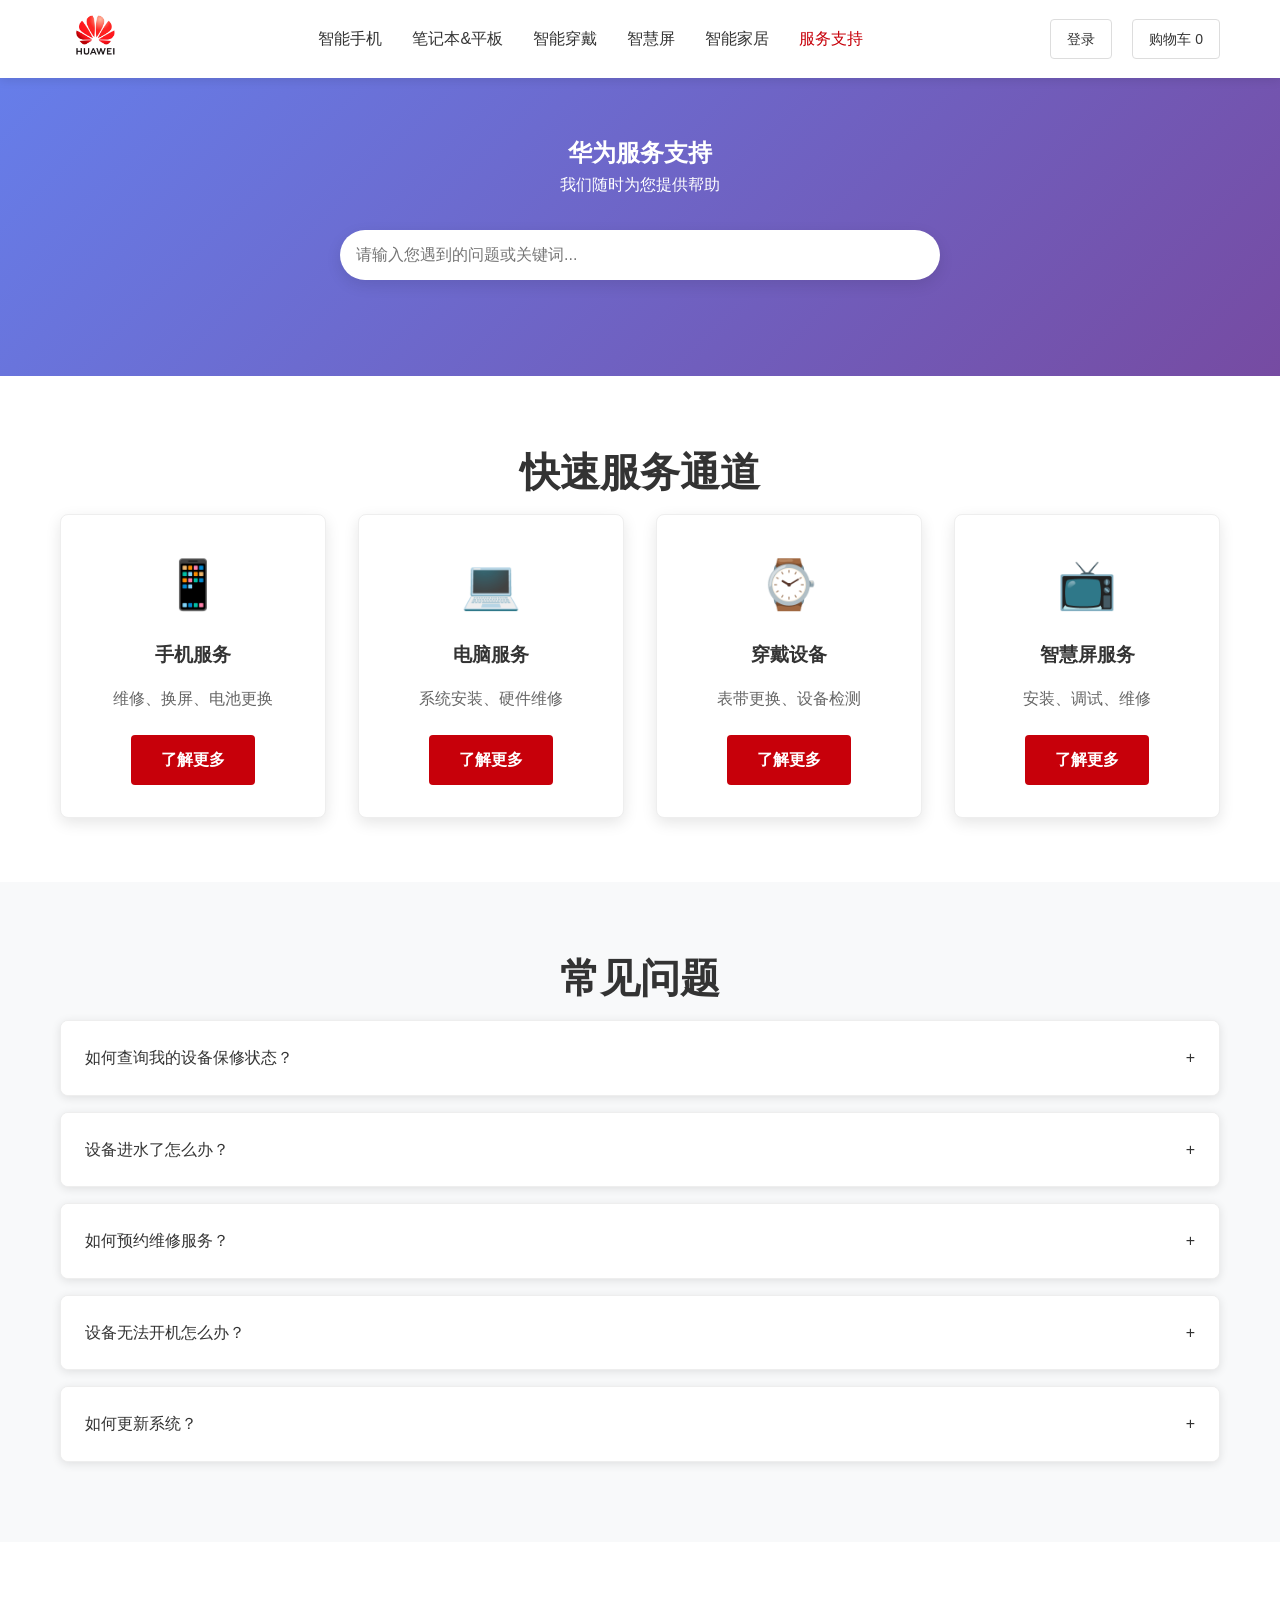
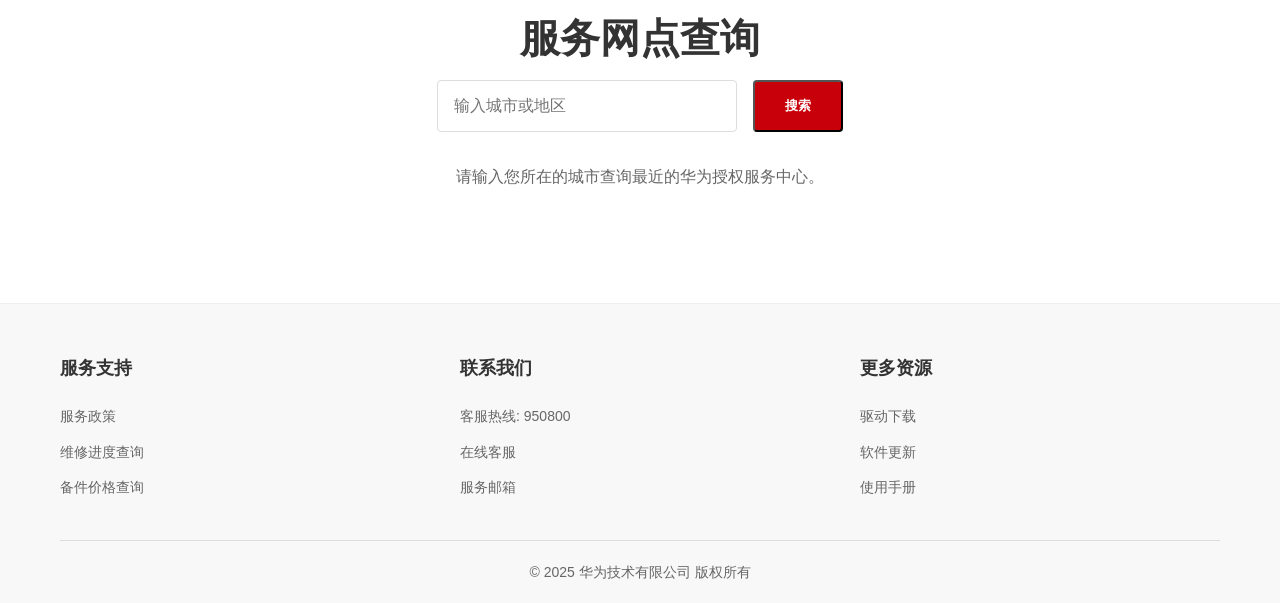
<file: support.html>
<!DOCTYPE html>
<html lang="zh-CN">
<head>
    <meta charset="UTF-8">
    <meta name="viewport" content="width=device-width, initial-scale=1.0">
    <title>服务支持 - 华为官方</title>
    <style>
        /* 在这里粘贴与index.html相同的完整CSS代码 */
        /* 基础重置和全局样式 */
        * {
            margin: 0;
            padding: 0;
            box-sizing: border-box;
        }

        body {
            font-family: 'Arial', sans-serif;
            line-height: 1.6;
            color: #333;
            background-color: #fff;
            overflow-x: hidden;
        }

        .container {
            max-width: 1200px;
            margin: 0 auto;
            padding: 0 20px;
        }

        /* 头部导航样式 */
        .main-header {
            background: #fff;
            box-shadow: 0 2px 10px rgba(0,0,0,0.1);
            position: fixed;
            width: 100%;
            top: 0;
            z-index: 1000;
        }

        .main-header .container {
            display: flex;
            justify-content: space-between;
            align-items: center;
            padding: 15px 20px;
        }

        .logo img {
            height: 40px;
            width: auto;
        }

        .nav-list {
            display: flex;
            list-style: none;
            gap: 30px;
        }

        .nav-list a {
            text-decoration: none;
            color: #333;
            font-weight: 500;
            transition: color 0.3s;
            font-size: 16px;
        }

        .nav-list a:hover,
        .nav-list a.active {
            color: #c7000a;
        }

        .header-actions {
            display: flex;
            gap: 20px;
            align-items: center;
        }

        .login-btn, .cart-btn {
            text-decoration: none;
            color: #333;
            padding: 8px 16px;
            border: 1px solid #ddd;
            border-radius: 4px;
            transition: all 0.3s;
            font-size: 14px;
        }

        .login-btn:hover, .cart-btn:hover {
            background: #f5f5f5;
            border-color: #c7000a;
        }

        .hamburger-menu {
            display: none;
            flex-direction: column;
            cursor: pointer;
            gap: 3px;
        }

        .hamburger-menu span {
            width: 25px;
            height: 3px;
            background: #333;
            transition: 0.3s;
        }

        .section-title {
            text-align: center;
            font-size: 2.5rem;
            margin-bottom: 10px;
            color: #333;
            font-weight: bold;
        }

        .series-desc {
            text-align: center;
            color: #666;
            margin-bottom: 50px;
            font-size: 1.1rem;
        }

        .price {
            font-size: 1.4rem;
            font-weight: bold;
            color: #c7000a;
            margin-bottom: 15px;
        }

        .cta-button {
            display: inline-block;
            padding: 12px 30px;
            background: #c7000a;
            color: white;
            text-decoration: none;
            border-radius: 4px;
            transition: background 0.3s;
            font-weight: bold;
            text-align: center;
        }

        .cta-button:hover {
            background: #a00008;
        }

        /* 页脚样式 */
        .main-footer {
            background: #f8f8f8;
            padding: 50px 0 20px;
            margin-top: 50px;
            border-top: 1px solid #eee;
        }

        .footer-content {
            display: grid;
            grid-template-columns: repeat(auto-fit, minmax(250px, 1fr));
            gap: 40px;
            margin-bottom: 30px;
        }

        .footer-section h4 {
            margin-bottom: 20px;
            color: #333;
            font-weight: bold;
            font-size: 18px;
        }

        .footer-section ul {
            list-style: none;
        }

        .footer-section li {
            margin-bottom: 10px;
        }

        .footer-section a {
            text-decoration: none;
            color: #666;
            transition: color 0.3s;
            font-size: 14px;
        }

        .footer-section a:hover {
            color: #c7000a;
        }

        .footer-bottom {
            text-align: center;
            padding-top: 20px;
            border-top: 1px solid #ddd;
            color: #666;
            font-size: 14px;
        }

        /* 服务支持特有样式 */
        .support-hero {
            background: linear-gradient(135deg, #667eea 0%, #764ba2 100%);
            color: white;
            padding: 4rem 0;
            text-align: center;
            margin-top: 70px;
        }
        
        .search-box {
            max-width: 600px;
            margin: 2rem auto;
        }
        
        .search-box input {
            width: 100%;
            padding: 1rem;
            border: none;
            border-radius: 25px;
            font-size: 1rem;
            box-shadow: 0 5px 15px rgba(0,0,0,0.1);
        }
        
        .support-categories {
            padding: 4rem 0;
        }
        
        .category-grid {
            display: grid;
            grid-template-columns: repeat(auto-fit, minmax(250px, 1fr));
            gap: 2rem;
        }
        
        .category-card {
            background: white;
            padding: 2rem;
            border-radius: 8px;
            text-align: center;
            box-shadow: 0 5px 15px rgba(0,0,0,0.1);
            transition: transform 0.3s ease;
            border: 1px solid #eee;
        }
        
        .category-card:hover {
            transform: translateY(-5px);
            box-shadow: 0 10px 25px rgba(0,0,0,0.15);
        }
        
        .category-icon {
            font-size: 3rem;
            margin-bottom: 1rem;
        }
        
        .category-card h3 {
            margin-bottom: 1rem;
            color: #333;
        }
        
        .category-card p {
            color: #666;
            margin-bottom: 1.5rem;
            line-height: 1.6;
        }
        
        .faq-section {
            background: #f8f9fa;
            padding: 4rem 0;
        }
        
        .faq-item {
            background: white;
            margin-bottom: 1rem;
            border-radius: 8px;
            overflow: hidden;
            box-shadow: 0 2px 10px rgba(0,0,0,0.1);
            border: 1px solid #eee;
        }
        
        .faq-question {
            padding: 1.5rem;
            cursor: pointer;
            display: flex;
            justify-content: space-between;
            align-items: center;
            font-weight: 500;
            background: white;
            transition: background 0.3s;
        }
        
        .faq-question:hover {
            background: #f9f9f9;
        }
        
        .faq-answer {
            padding: 0 1.5rem 1.5rem;
            display: none;
            color: #666;
            line-height: 1.6;
        }
        
        .service-locations {
            padding: 4rem 0;
        }
        
        .location-search {
            display: flex;
            justify-content: center;
            margin-bottom: 2rem;
            flex-wrap: wrap;
            gap: 1rem;
        }
        
        .location-search input {
            padding: 1rem;
            border: 1px solid #ddd;
            border-radius: 4px;
            font-size: 1rem;
            min-width: 300px;
        }
        
        .location-list {
            text-align: center;
            color: #666;
        }

        /* 响应式设计 */
        @media (max-width: 768px) {
            .main-header .container {
                flex-wrap: wrap;
                padding: 10px 20px;
            }
            
            .nav-list {
                flex-direction: column;
                width: 100%;
                display: none;
                background: white;
                position: absolute;
                top: 100%;
                left: 0;
                box-shadow: 0 2px 10px rgba(0,0,0,0.1);
                padding: 20px 0;
            }
            
            .nav-list.active {
                display: flex;
            }
            
            .nav-list li {
                width: 100%;
                text-align: center;
                border-bottom: 1px solid #eee;
            }
            
            .nav-list a {
                display: block;
                padding: 15px;
            }
            
            .hamburger-menu {
                display: flex;
            }
            
            .section-title {
                font-size: 2rem;
            }
            
            .footer-content {
                grid-template-columns: 1fr;
                gap: 30px;
            }

            .category-grid {
                grid-template-columns: 1fr;
            }
            
            .location-search {
                flex-direction: column;
                align-items: center;
            }
            
            .location-search input {
                min-width: auto;
                width: 100%;
                max-width: 300px;
            }
        }

        /* 动画效果 */
        @keyframes fadeIn {
            from { opacity: 0; transform: translateY(20px); }
            to { opacity: 1; transform: translateY(0); }
        }

        .fade-in {
            animation: fadeIn 0.5s ease-in;
        }
    </style>
    <link rel="icon" href="./images/favicon.ico">
</head>
<body>
    <header class="main-header">
        <div class="container">
            <div class="logo">
                <a href="index.html">
                    <img src="./images/v2-7d24d51ddb74c9416b6d4f7e353fb8a5_r.png" alt="华为Logo">
                </a>
            </div>
            <nav class="main-nav">
                <ul class="nav-list">
                    <li><a href="smartphones.html">智能手机</a></li>
                    <li><a href="laptops-tablets.html">笔记本&平板</a></li>
                    <li><a href="wearables.html">智能穿戴</a></li>
                    <li><a href="smart-screen.html">智慧屏</a></li>
                    <li><a href="smart-home.html">智能家居</a></li>
                    <li><a href="support.html" class="active">服务支持</a></li>
                </ul>
            </nav>
            <div class="header-actions">
                <a href="login.html" class="login-btn">登录</a>
                <a href="cart.html" class="cart-btn">购物车 <span class="cart-count">0</span></a>
            </div>
            <div class="hamburger-menu">
                <span></span>
                <span></span>
                <span></span>
            </div>
        </div>
    </header>

    <section class="support-hero">
        <div class="container">
            <h1>华为服务支持</h1>
            <p>我们随时为您提供帮助</p>
            <div class="search-box">
                <input type="text" placeholder="请输入您遇到的问题或关键词...">
            </div>
        </div>
    </section>

    <!-- 服务分类 -->
    <section class="support-categories">
        <div class="container">
            <h2 class="section-title">快速服务通道</h2>
            <div class="category-grid">
                <div class="category-card">
                    <div class="category-icon">📱</div>
                    <h3>手机服务</h3>
                    <p>维修、换屏、电池更换</p>
                    <a href="#" class="cta-button">了解更多</a>
                </div>
                <div class="category-card">
                    <div class="category-icon">💻</div>
                    <h3>电脑服务</h3>
                    <p>系统安装、硬件维修</p>
                    <a href="#" class="cta-button">了解更多</a>
                </div>
                <div class="category-card">
                    <div class="category-icon">⌚</div>
                    <h3>穿戴设备</h3>
                    <p>表带更换、设备检测</p>
                    <a href="#" class="cta-button">了解更多</a>
                </div>
                <div class="category-card">
                    <div class="category-icon">📺</div>
                    <h3>智慧屏服务</h3>
                    <p>安装、调试、维修</p>
                    <a href="#" class="cta-button">了解更多</a>
                </div>
            </div>
        </div>
    </section>

    <!-- 常见问题 -->
    <section class="faq-section">
        <div class="container">
            <h2 class="section-title">常见问题</h2>
            <div class="faq-list">
                <div class="faq-item">
                    <div class="faq-question">
                        如何查询我的设备保修状态？
                        <span>+</span>
                    </div>
                    <div class="faq-answer">
                        <p>您可以通过华为官方网站或"我的华为"APP，输入设备序列号查询保修状态。序列号通常可以在设备设置-关于手机中找到。</p>
                    </div>
                </div>
                <div class="faq-item">
                    <div class="faq-question">
                        设备进水了怎么办？
                        <span>+</span>
                    </div>
                    <div class="faq-answer">
                        <p>立即关机，不要充电，用干布擦干表面水分，尽快送到华为授权服务中心进行专业处理。</p>
                    </div>
                </div>
                <div class="faq-item">
                    <div class="faq-question">
                        如何预约维修服务？
                        <span>+</span>
                    </div>
                    <div class="faq-answer">
                        <p>可以通过华为官网服务支持页面、"我的华为"APP或拨打客服热线950800进行预约。</p>
                    </div>
                </div>
                <div class="faq-item">
                    <div class="faq-question">
                        设备无法开机怎么办？
                        <span>+</span>
                    </div>
                    <div class="faq-answer">
                        <p>请先尝试充电30分钟以上，然后长按电源键10秒以上强制重启。如果仍然无法开机，请前往华为授权服务中心检测。</p>
                    </div>
                </div>
                <div class="faq-item">
                    <div class="faq-question">
                        如何更新系统？
                        <span>+</span>
                    </div>
                    <div class="faq-answer">
                        <p>进入设置 > 系统和更新 > 软件更新，检查是否有新版本。建议在WiFi环境下下载更新，并确保电量充足。</p>
                    </div>
                </div>
            </div>
        </div>
    </section>

    <!-- 服务网点 -->
    <section class="service-locations">
        <div class="container">
            <h2 class="section-title">服务网点查询</h2>
            <div class="location-search">
                <input type="text" placeholder="输入城市或地区">
                <button class="cta-button">搜索</button>
            </div>
            <div class="location-list">
                <p>请输入您所在的城市查询最近的华为授权服务中心。</p>
            </div>
        </div>
    </section>

    <footer class="main-footer">
        <div class="container">
            <div class="footer-content">
                <div class="footer-section">
                    <h4>服务支持</h4>
                    <ul>
                        <li><a href="#">服务政策</a></li>
                        <li><a href="#">维修进度查询</a></li>
                        <li><a href="#">备件价格查询</a></li>
                    </ul>
                </div>
                <div class="footer-section">
                    <h4>联系我们</h4>
                    <ul>
                        <li><a href="#">客服热线: 950800</a></li>
                        <li><a href="#">在线客服</a></li>
                        <li><a href="#">服务邮箱</a></li>
                    </ul>
                </div>
                <div class="footer-section">
                    <h4>更多资源</h4>
                    <ul>
                        <li><a href="#">驱动下载</a></li>
                        <li><a href="#">软件更新</a></li>
                        <li><a href="#">使用手册</a></li>
                    </ul>
                </div>
            </div>
            <div class="footer-bottom">
                <p>&copy; 2025 华为技术有限公司 版权所有</p>
            </div>
        </div>
    </footer>

    <!-- 内联JavaScript -->
    <script>
    // 华为商城核心功能
    (function() {
        'use strict';
        
        // 购物车功能
        class ShoppingCart {
            constructor() {
                this.items = this.loadFromStorage();
                this.init();
            }

            loadFromStorage() {
                try {
                    return JSON.parse(localStorage.getItem('huawei_cart')) || [];
                } catch (error) {
                    return [];
                }
            }

            saveToStorage() {
                try {
                    localStorage.setItem('huawei_cart', JSON.stringify(this.items));
                } catch (error) {
                    console.error('保存购物车失败:', error);
                }
            }

            addItem(product) {
                const existingItem = this.items.find(item => item.id === product.id);

                if (existingItem) {
                    existingItem.quantity += product.quantity || 1;
                } else {
                    this.items.push({
                        ...product,
                        quantity: product.quantity || 1,
                        addedAt: new Date().toISOString()
                    });
                }

                this.saveToStorage();
                this.updateUI();
            }

            getTotalCount() {
                return this.items.reduce((total, item) => total + item.quantity, 0);
            }

            updateUI() {
                const totalCount = this.getTotalCount();
                
                // 更新购物车计数显示
                document.querySelectorAll('.cart-count').forEach(element => {
                    element.textContent = totalCount;
                });
            }

            init() {
                this.updateUI();
            }
        }

        // 移动菜单功能
        class MobileMenu {
            constructor() {
                this.init();
            }

            init() {
                const hamburger = document.querySelector('.hamburger-menu');
                const navList = document.querySelector('.nav-list');
                
                if (hamburger && navList) {
                    hamburger.addEventListener('click', () => {
                        navList.classList.toggle('active');
                        hamburger.classList.toggle('active');
                    });

                    // 点击外部关闭菜单
                    document.addEventListener('click', (e) => {
                        if (!hamburger.contains(e.target) && !navList.contains(e.target)) {
                            navList.classList.remove('active');
                            hamburger.classList.remove('active');
                        }
                    });
                }
            }
        }

        // FAQ功能
        class FAQManager {
            constructor() {
                this.init();
            }

            init() {
                // FAQ展开收起功能
                document.querySelectorAll('.faq-question').forEach(question => {
                    question.addEventListener('click', () => {
                        const answer = question.nextElementSibling;
                        const isActive = answer.style.display === 'block';
                        
                        // 关闭所有答案
                        document.querySelectorAll('.faq-answer').forEach(ans => {
                            ans.style.display = 'none';
                        });
                        document.querySelectorAll('.faq-question span').forEach(span => {
                            span.textContent = '+';
                        });
                        
                        // 切换当前答案
                        if (!isActive) {
                            answer.style.display = 'block';
                            question.querySelector('span').textContent = '-';
                        }
                    });
                });

                // 搜索功能
                const searchInput = document.querySelector('.search-box input');
                if (searchInput) {
                    searchInput.addEventListener('keypress', (e) => {
                        if (e.key === 'Enter') {
                            this.performSearch(searchInput.value);
                        }
                    });
                }

                // 服务网点搜索
                const locationSearchBtn = document.querySelector('.location-search .cta-button');
                if (locationSearchBtn) {
                    locationSearchBtn.addEventListener('click', () => {
                        const locationInput = document.querySelector('.location-search input');
                        if (locationInput && locationInput.value.trim()) {
                            this.searchServiceLocations(locationInput.value.trim());
                        }
                    });
                }
            }

            performSearch(query) {
                if (query.trim()) {
                    console.log('执行搜索:', query);
                    // 实际项目中这里会跳转到搜索结果页面或显示搜索结果
                    alert(`搜索: ${query} - 此功能在演示版本中暂不可用`);
                }
            }

            searchServiceLocations(city) {
                console.log('搜索服务网点:', city);
                // 实际项目中这里会显示该城市的服务网点
                const locationList = document.querySelector('.location-list');
                if (locationList) {
                    locationList.innerHTML = `
                        <h3>${city}的华为授权服务中心</h3>
                        <div style="margin-top: 1rem;">
                            <p>📍 ${city}华为客户服务中心（旗舰店）</p>
                            <p>地址：${city}市某某区某某路123号</p>
                            <p>电话：400-830-8300</p>
                            <p>营业时间：9:00-18:00</p>
                        </div>
                        <div style="margin-top: 1rem;">
                            <p>📍 ${city}华为授权服务中心（某某店）</p>
                            <p>地址：${city}市某某区某某路456号</p>
                            <p>电话：400-830-8300</p>
                            <p>营业时间：9:00-18:00</p>
                        </div>
                    `;
                }
            }
        }

        // 主应用类
        class HuaweiStore {
            constructor() {
                this.cart = new ShoppingCart();
                this.mobileMenu = new MobileMenu();
                this.faqManager = new FAQManager();
                this.init();
            }

            init() {
                console.log('华为服务支持页面初始化完成');
                document.body.classList.add('fade-in');
            }
        }

        // 初始化
        document.addEventListener('DOMContentLoaded', function() {
            window.huaweiStore = new HuaweiStore();
            console.log('华为服务支持页面加载完成');
        });

    })();
    </script>
</body>
</html>
</file>
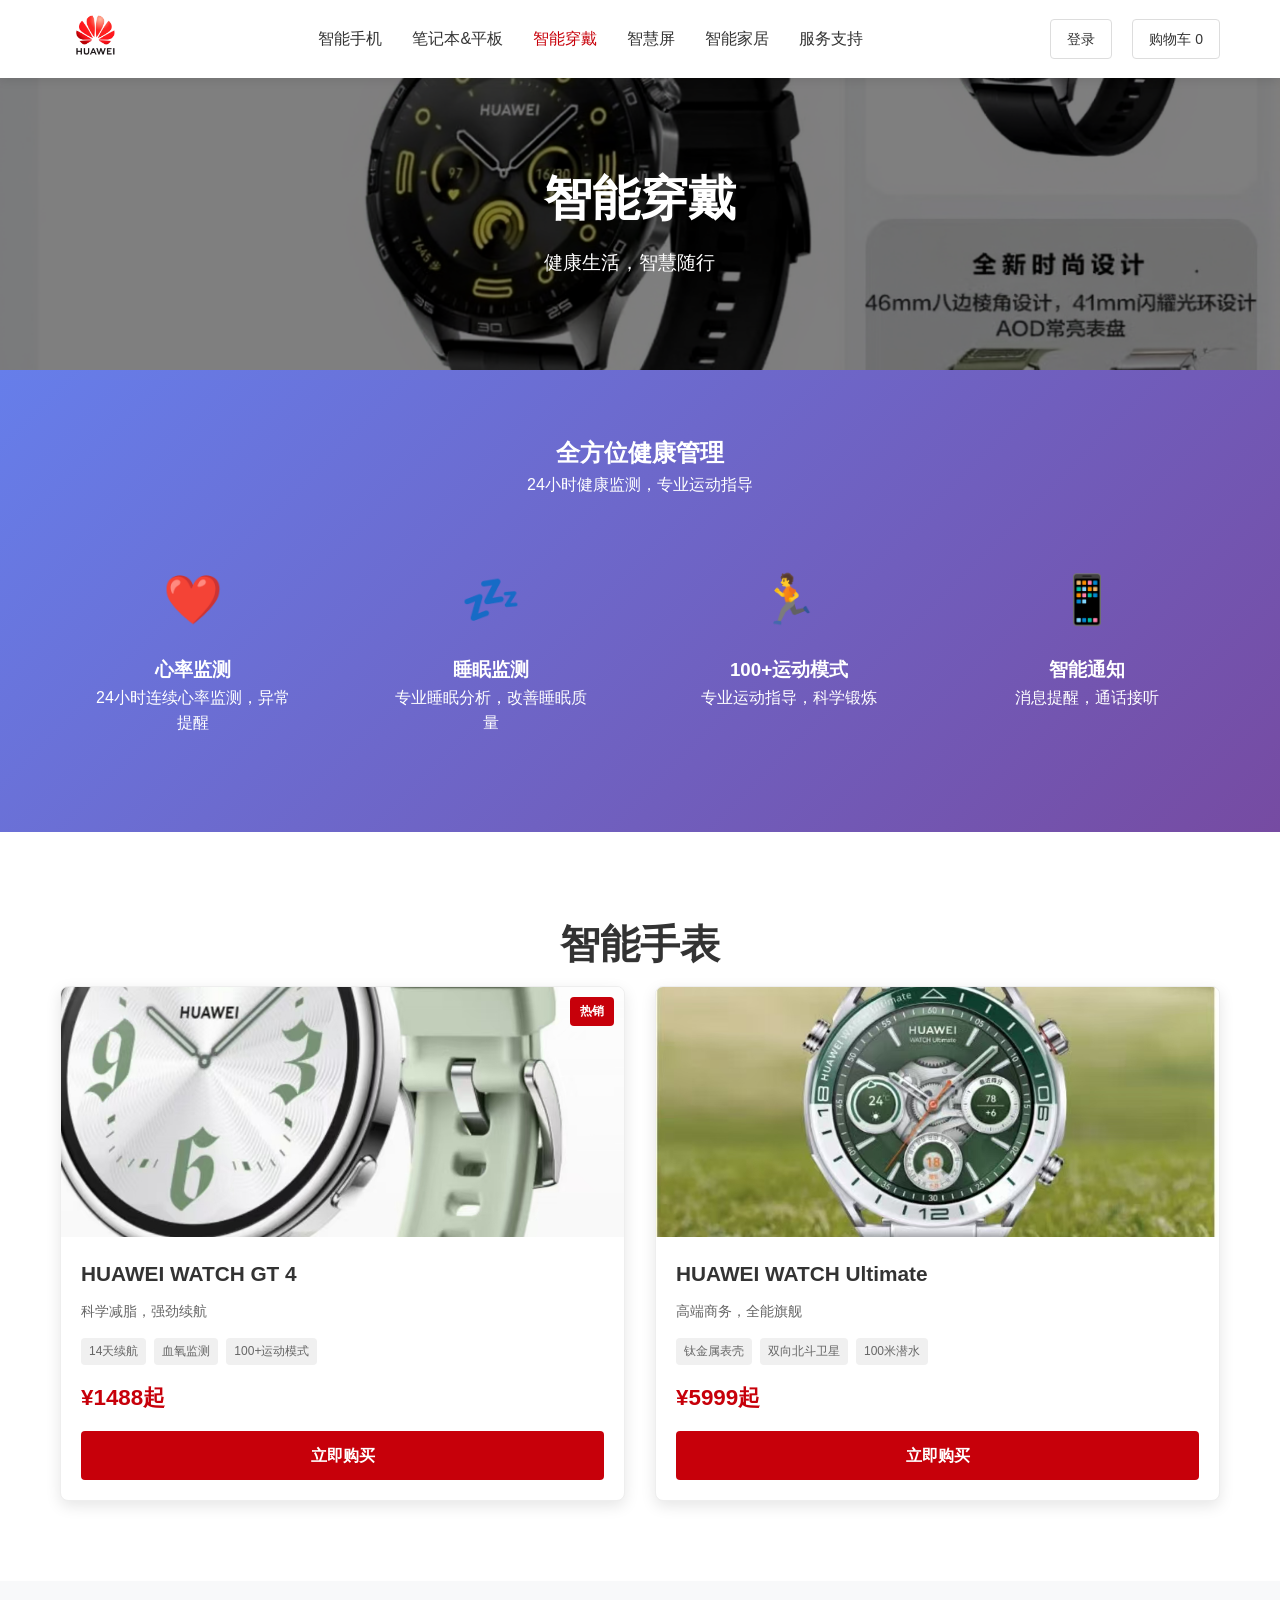
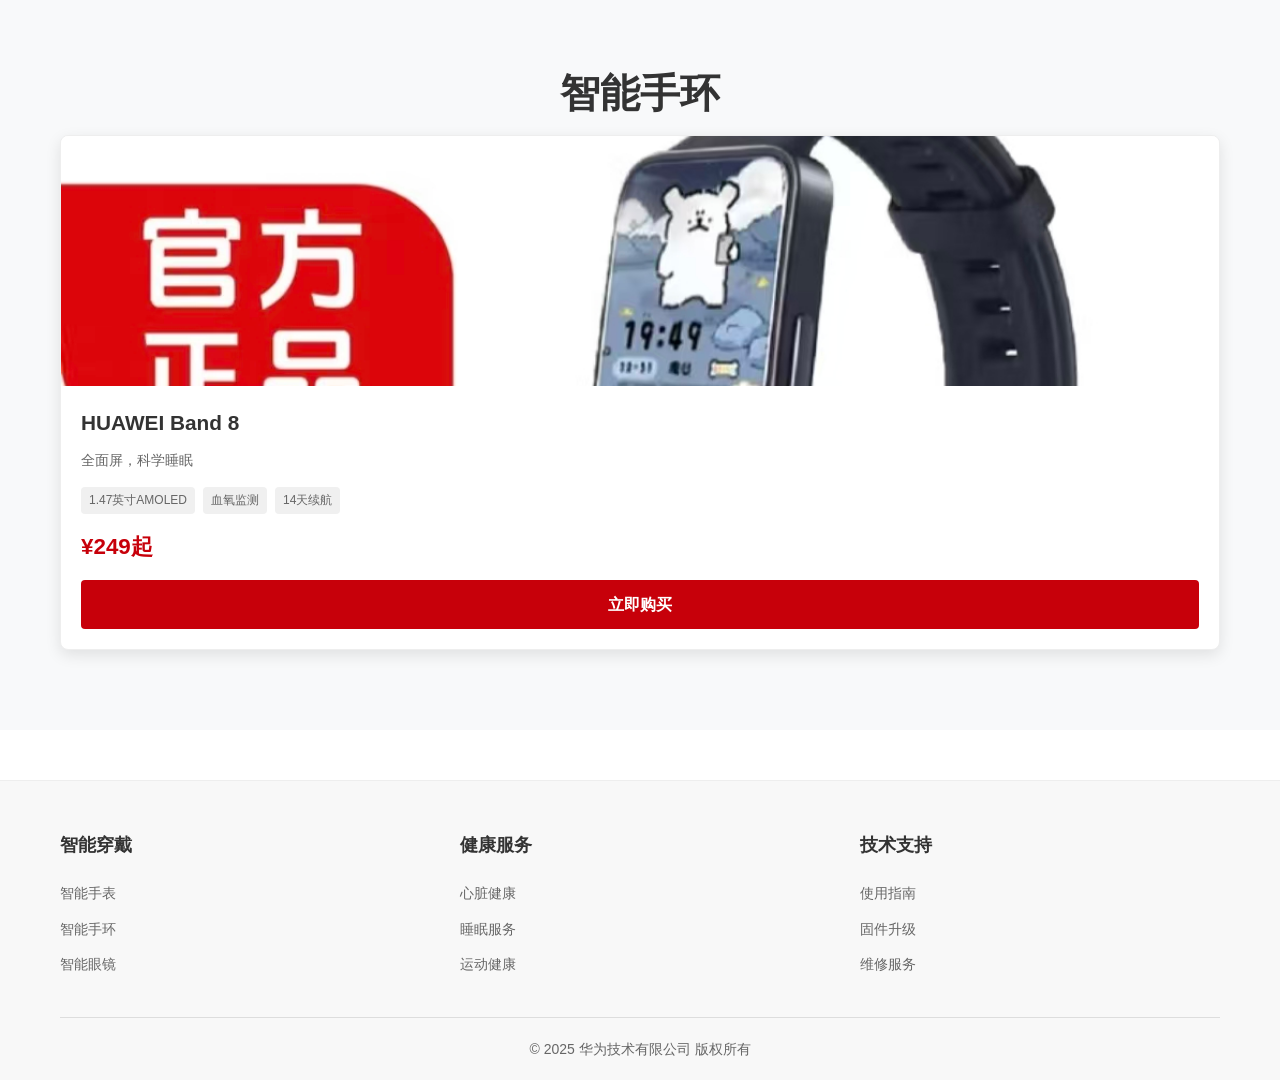
<file: wearables.html>
<!DOCTYPE html>
<html lang="zh-CN">
<head>
    <meta charset="UTF-8">
    <meta name="viewport" content="width=device-width, initial-scale=1.0">
    <title>华为智能穿戴 - 官方商城</title>
    <style>
        /* 在这里粘贴与index.html相同的完整CSS代码 */
        /* 基础重置和全局样式 */
        * {
            margin: 0;
            padding: 0;
            box-sizing: border-box;
        }

        body {
            font-family: 'Arial', sans-serif;
            line-height: 1.6;
            color: #333;
            background-color: #fff;
            overflow-x: hidden;
        }

        .container {
            max-width: 1200px;
            margin: 0 auto;
            padding: 0 20px;
        }

        /* 头部导航样式 */
        .main-header {
            background: #fff;
            box-shadow: 0 2px 10px rgba(0,0,0,0.1);
            position: fixed;
            width: 100%;
            top: 0;
            z-index: 1000;
        }

        .main-header .container {
            display: flex;
            justify-content: space-between;
            align-items: center;
            padding: 15px 20px;
        }

        .logo img {
            height: 40px;
            width: auto;
        }

        .nav-list {
            display: flex;
            list-style: none;
            gap: 30px;
        }

        .nav-list a {
            text-decoration: none;
            color: #333;
            font-weight: 500;
            transition: color 0.3s;
            font-size: 16px;
        }

        .nav-list a:hover,
        .nav-list a.active {
            color: #c7000a;
        }

        .header-actions {
            display: flex;
            gap: 20px;
            align-items: center;
        }

        .login-btn, .cart-btn {
            text-decoration: none;
            color: #333;
            padding: 8px 16px;
            border: 1px solid #ddd;
            border-radius: 4px;
            transition: all 0.3s;
            font-size: 14px;
        }

        .login-btn:hover, .cart-btn:hover {
            background: #f5f5f5;
            border-color: #c7000a;
        }

        .hamburger-menu {
            display: none;
            flex-direction: column;
            cursor: pointer;
            gap: 3px;
        }

        .hamburger-menu span {
            width: 25px;
            height: 3px;
            background: #333;
            transition: 0.3s;
        }

        /* 页面横幅样式 */
        .page-banner {
            margin-top: 70px;
            position: relative;
            height: 300px;
            background-size: cover;
            background-position: center;
            display: flex;
            align-items: center;
            color: white;
        }

        .banner-overlay {
            position: absolute;
            top: 0;
            left: 0;
            width: 100%;
            height: 100%;
            background: rgba(0,0,0,0.5);
        }

        .page-banner .container {
            position: relative;
            z-index: 1;
        }

        .page-banner h1 {
            font-size: 3rem;
            margin-bottom: 10px;
        }

        .page-banner p {
            font-size: 1.2rem;
        }

        /* 产品网格样式 */
        .products-grid {
            display: grid;
            grid-template-columns: repeat(auto-fit, minmax(300px, 1fr));
            gap: 30px;
        }

        .product-card {
            background: white;
            border-radius: 8px;
            overflow: hidden;
            box-shadow: 0 5px 15px rgba(0,0,0,0.1);
            transition: all 0.3s ease;
            border: 1px solid #eee;
        }

        .product-card:hover {
            transform: translateY(-5px);
            box-shadow: 0 10px 25px rgba(0,0,0,0.15);
        }

        .product-image {
            height: 250px;
            overflow: hidden;
            background: #f8f8f8;
            position: relative;
        }

        .product-image img {
            width: 100%;
            height: 100%;
            object-fit: cover;
            transition: transform 0.3s ease;
        }

        .product-card:hover .product-image img {
            transform: scale(1.05);
        }

        .product-badge {
            position: absolute;
            top: 10px;
            right: 10px;
            background: #c7000a;
            color: white;
            padding: 5px 10px;
            border-radius: 4px;
            font-size: 12px;
            font-weight: bold;
        }

        .product-info {
            padding: 20px;
        }

        .product-info h3 {
            font-size: 1.3rem;
            margin-bottom: 10px;
            color: #333;
            font-weight: bold;
        }

        .product-info p {
            color: #666;
            margin-bottom: 15px;
            font-size: 14px;
        }

        .product-specs {
            display: flex;
            flex-wrap: wrap;
            gap: 8px;
            margin-bottom: 15px;
        }

        .product-specs span {
            background: #f0f0f0;
            padding: 4px 8px;
            border-radius: 4px;
            font-size: 12px;
            color: #666;
        }

        .price {
            font-size: 1.4rem;
            font-weight: bold;
            color: #c7000a;
            margin-bottom: 15px;
        }

        .cta-button {
            display: inline-block;
            padding: 12px 30px;
            background: #c7000a;
            color: white;
            text-decoration: none;
            border-radius: 4px;
            transition: background 0.3s;
            font-weight: bold;
            text-align: center;
            width: 100%;
        }

        .cta-button:hover {
            background: #a00008;
        }

        .section-title {
            text-align: center;
            font-size: 2.5rem;
            margin-bottom: 10px;
            color: #333;
            font-weight: bold;
        }

        .series-title {
            text-align: center;
            font-size: 2.5rem;
            margin-bottom: 10px;
            color: #333;
            font-weight: bold;
        }

        .series-desc {
            text-align: center;
            color: #666;
            margin-bottom: 50px;
            font-size: 1.1rem;
        }

        /* 页脚样式 */
        .main-footer {
            background: #f8f8f8;
            padding: 50px 0 20px;
            margin-top: 50px;
            border-top: 1px solid #eee;
        }

        .footer-content {
            display: grid;
            grid-template-columns: repeat(auto-fit, minmax(250px, 1fr));
            gap: 40px;
            margin-bottom: 30px;
        }

        .footer-section h4 {
            margin-bottom: 20px;
            color: #333;
            font-weight: bold;
            font-size: 18px;
        }

        .footer-section ul {
            list-style: none;
        }

        .footer-section li {
            margin-bottom: 10px;
        }

        .footer-section a {
            text-decoration: none;
            color: #666;
            transition: color 0.3s;
            font-size: 14px;
        }

        .footer-section a:hover {
            color: #c7000a;
        }

        .footer-bottom {
            text-align: center;
            padding-top: 20px;
            border-top: 1px solid #ddd;
            color: #666;
            font-size: 14px;
        }

        /* 智能穿戴特有样式 */
        .wearable-features {
            background: linear-gradient(135deg, #667eea 0%, #764ba2 100%);
            color: white;
            padding: 4rem 0;
            text-align: center;
        }
        
        .feature-grid {
            display: grid;
            grid-template-columns: repeat(auto-fit, minmax(250px, 1fr));
            gap: 2rem;
            margin-top: 2rem;
        }
        
        .feature-item {
            padding: 2rem;
        }
        
        .feature-icon {
            font-size: 3rem;
            margin-bottom: 1rem;
        }

        .product-series {
            padding: 80px 0;
        }

        /* 响应式设计 */
        @media (max-width: 768px) {
            .main-header .container {
                flex-wrap: wrap;
                padding: 10px 20px;
            }
            
            .nav-list {
                flex-direction: column;
                width: 100%;
                display: none;
                background: white;
                position: absolute;
                top: 100%;
                left: 0;
                box-shadow: 0 2px 10px rgba(0,0,0,0.1);
                padding: 20px 0;
            }
            
            .nav-list.active {
                display: flex;
            }
            
            .nav-list li {
                width: 100%;
                text-align: center;
                border-bottom: 1px solid #eee;
            }
            
            .nav-list a {
                display: block;
                padding: 15px;
            }
            
            .hamburger-menu {
                display: flex;
            }
            
            .page-banner h1 {
                font-size: 2rem;
            }
            
            .page-banner p {
                font-size: 1rem;
            }
            
            .products-grid {
                grid-template-columns: 1fr;
                gap: 20px;
            }
            
            .section-title, .series-title {
                font-size: 2rem;
            }
            
            .footer-content {
                grid-template-columns: 1fr;
                gap: 30px;
            }

            .feature-grid {
                grid-template-columns: 1fr;
            }
        }

        /* 动画效果 */
        @keyframes fadeIn {
            from { opacity: 0; transform: translateY(20px); }
            to { opacity: 1; transform: translateY(0); }
        }

        .fade-in {
            animation: fadeIn 0.5s ease-in;
        }
    </style>
    <link rel="icon" href="./images/favicon.ico">
</head>
<body>
    <header class="main-header">
        <div class="container">
            <div class="logo">
                <a href="index.html">
                    <img src="./images/v2-7d24d51ddb74c9416b6d4f7e353fb8a5_r.png" alt="华为Logo">
                </a>
            </div>
            <nav class="main-nav">
                <ul class="nav-list">
                    <li><a href="smartphones.html">智能手机</a></li>
                    <li><a href="laptops-tablets.html">笔记本&平板</a></li>
                    <li><a href="wearables.html" class="active">智能穿戴</a></li>
                    <li><a href="smart-screen.html">智慧屏</a></li>
                    <li><a href="smart-home.html">智能家居</a></li>
                    <li><a href="support.html">服务支持</a></li>
                </ul>
            </nav>
            <div class="header-actions">
                <a href="login.html" class="login-btn">登录</a>
                <a href="cart.html" class="cart-btn">购物车 <span class="cart-count">0</span></a>
            </div>
            <div class="hamburger-menu">
                <span></span>
                <span></span>
                <span></span>
            </div>
        </div>
    </header>

    <section class="page-banner" style="background-image: url('./images/99.png');">
        <div class="banner-overlay"></div>
        <div class="container">
            <h1>智能穿戴</h1>
            <p>健康生活，智慧随行</p>
        </div>
    </section>

    <!-- 功能特性 -->
    <section class="wearable-features">
        <div class="container">
            <h2>全方位健康管理</h2>
            <p>24小时健康监测，专业运动指导</p>
            <div class="feature-grid">
                <div class="feature-item">
                    <div class="feature-icon">❤️</div>
                    <h3>心率监测</h3>
                    <p>24小时连续心率监测，异常提醒</p>
                </div>
                <div class="feature-item">
                    <div class="feature-icon">💤</div>
                    <h3>睡眠监测</h3>
                    <p>专业睡眠分析，改善睡眠质量</p>
                </div>
                <div class="feature-item">
                    <div class="feature-icon">🏃</div>
                    <h3>100+运动模式</h3>
                    <p>专业运动指导，科学锻炼</p>
                </div>
                <div class="feature-item">
                    <div class="feature-icon">📱</div>
                    <h3>智能通知</h3>
                    <p>消息提醒，通话接听</p>
                </div>
            </div>
        </div>
    </section>

    <!-- 智能手表 -->
    <section class="product-series">
        <div class="container">
            <h2 class="series-title">智能手表</h2>
            <div class="products-grid">
                <div class="product-card">
                    <div class="product-image">
                        <img src="./images/635fb3c0fd8edde447d66b5130e931d6.jpg" alt="Watch GT 4">
                        <div class="product-badge">热销</div>
                    </div>
                    <div class="product-info">
                        <h3>HUAWEI WATCH GT 4</h3>
                        <p>科学减脂，强劲续航</p>
                        <div class="product-specs">
                            <span>14天续航</span>
                            <span>血氧监测</span>
                            <span>100+运动模式</span>
                        </div>
                        <div class="price">¥1488起</div>
                        <a href="product-detail.html?id=watch-gt4" class="cta-button">立即购买</a>
                    </div>
                </div>
                <div class="product-card">
                    <div class="product-image">
                        <img src="./images/890f97b9f9874150bd306041f3cf8412.jpg" alt="Watch Ultimate">
                    </div>
                    <div class="product-info">
                        <h3>HUAWEI WATCH Ultimate</h3>
                        <p>高端商务，全能旗舰</p>
                        <div class="product-specs">
                            <span>钛金属表壳</span>
                            <span>双向北斗卫星</span>
                            <span>100米潜水</span>
                        </div>
                        <div class="price">¥5999起</div>
                        <a href="product-detail.html?id=watch-ultimate" class="cta-button">立即购买</a>
                    </div>
                </div>
            </div>
        </div>
    </section>

    <!-- 智能手环 -->
    <section class="product-series" style="background-color: #f8f9fa;">
        <div class="container">
            <h2 class="series-title">智能手环</h2>
            <div class="products-grid">
                <div class="product-card">
                    <div class="product-image">
                        <img src="./images/db9ff042f97f278db3fc63d49f0f6d44.jpg" alt="手环8">
                    </div>
                    <div class="product-info">
                        <h3>HUAWEI Band 8</h3>
                        <p>全面屏，科学睡眠</p>
                        <div class="product-specs">
                            <span>1.47英寸AMOLED</span>
                            <span>血氧监测</span>
                            <span>14天续航</span>
                        </div>
                        <div class="price">¥249起</div>
                        <a href="product-detail.html?id=band-8" class="cta-button">立即购买</a>
                    </div>
                </div>
            </div>
        </div>
    </section>

    <footer class="main-footer">
        <div class="container">
            <div class="footer-content">
                <div class="footer-section">
                    <h4>智能穿戴</h4>
                    <ul>
                        <li><a href="#">智能手表</a></li>
                        <li><a href="#">智能手环</a></li>
                        <li><a href="#">智能眼镜</a></li>
                    </ul>
                </div>
                <div class="footer-section">
                    <h4>健康服务</h4>
                    <ul>
                        <li><a href="#">心脏健康</a></li>
                        <li><a href="#">睡眠服务</a></li>
                        <li><a href="#">运动健康</a></li>
                    </ul>
                </div>
                <div class="footer-section">
                    <h4>技术支持</h4>
                    <ul>
                        <li><a href="#">使用指南</a></li>
                        <li><a href="#">固件升级</a></li>
                        <li><a href="#">维修服务</a></li>
                    </ul>
                </div>
            </div>
            <div class="footer-bottom">
                <p>&copy; 2025 华为技术有限公司 版权所有</p>
            </div>
        </div>
    </footer>

    <!-- 内联JavaScript -->
    <script>
    // 华为商城核心功能
    (function() {
        'use strict';
        
        // 购物车功能
        class ShoppingCart {
            constructor() {
                this.items = this.loadFromStorage();
                this.init();
            }

            loadFromStorage() {
                try {
                    return JSON.parse(localStorage.getItem('huawei_cart')) || [];
                } catch (error) {
                    return [];
                }
            }

            saveToStorage() {
                try {
                    localStorage.setItem('huawei_cart', JSON.stringify(this.items));
                } catch (error) {
                    console.error('保存购物车失败:', error);
                }
            }

            addItem(product) {
                const existingItem = this.items.find(item => item.id === product.id);

                if (existingItem) {
                    existingItem.quantity += product.quantity || 1;
                } else {
                    this.items.push({
                        ...product,
                        quantity: product.quantity || 1,
                        addedAt: new Date().toISOString()
                    });
                }

                this.saveToStorage();
                this.updateUI();
            }

            getTotalCount() {
                return this.items.reduce((total, item) => total + item.quantity, 0);
            }

            updateUI() {
                const totalCount = this.getTotalCount();
                
                // 更新购物车计数显示
                document.querySelectorAll('.cart-count').forEach(element => {
                    element.textContent = totalCount;
                });
            }

            init() {
                this.updateUI();
            }
        }

        // 移动菜单功能
        class MobileMenu {
            constructor() {
                this.init();
            }

            init() {
                const hamburger = document.querySelector('.hamburger-menu');
                const navList = document.querySelector('.nav-list');
                
                if (hamburger && navList) {
                    hamburger.addEventListener('click', () => {
                        navList.classList.toggle('active');
                        hamburger.classList.toggle('active');
                    });

                    // 点击外部关闭菜单
                    document.addEventListener('click', (e) => {
                        if (!hamburger.contains(e.target) && !navList.contains(e.target)) {
                            navList.classList.remove('active');
                            hamburger.classList.remove('active');
                        }
                    });
                }
            }
        }

        // 主应用类
        class HuaweiStore {
            constructor() {
                this.cart = new ShoppingCart();
                this.mobileMenu = new MobileMenu();
                this.init();
            }

            init() {
                console.log('华为智能穿戴页面初始化完成');
                document.body.classList.add('fade-in');
            }
        }

        // 全局函数
        window.addToCart = function(product) {
            if (window.huaweiStore && window.huaweiStore.cart) {
                window.huaweiStore.cart.addItem(product);
                
                // 显示添加成功提示
                const notification = document.createElement('div');
                notification.innerHTML = `
                    <div style="padding: 10px;">
                        <strong>✅ 已添加到购物车</strong>
                        <p style="margin: 5px 0;">${product.name}</p>
                    </div>
                `;
                
                notification.style.cssText = `
                    position: fixed;
                    top: 100px;
                    right: 20px;
                    background: white;
                    border: 2px solid #c7000a;
                    border-radius: 8px;
                    padding: 0;
                    box-shadow: 0 5px 15px rgba(0,0,0,0.2);
                    z-index: 10000;
                    animation: slideIn 0.3s ease-out;
                    max-width: 300px;
                `;

                document.body.appendChild(notification);

                setTimeout(() => {
                    if (notification.parentNode) {
                        notification.parentNode.removeChild(notification);
                    }
                }, 3000);
            }
        };

        // 初始化
        document.addEventListener('DOMContentLoaded', function() {
            window.huaweiStore = new HuaweiStore();
            console.log('华为智能穿戴页面加载完成');
        });

    })();
    </script>
</body>
</html>
</file>
